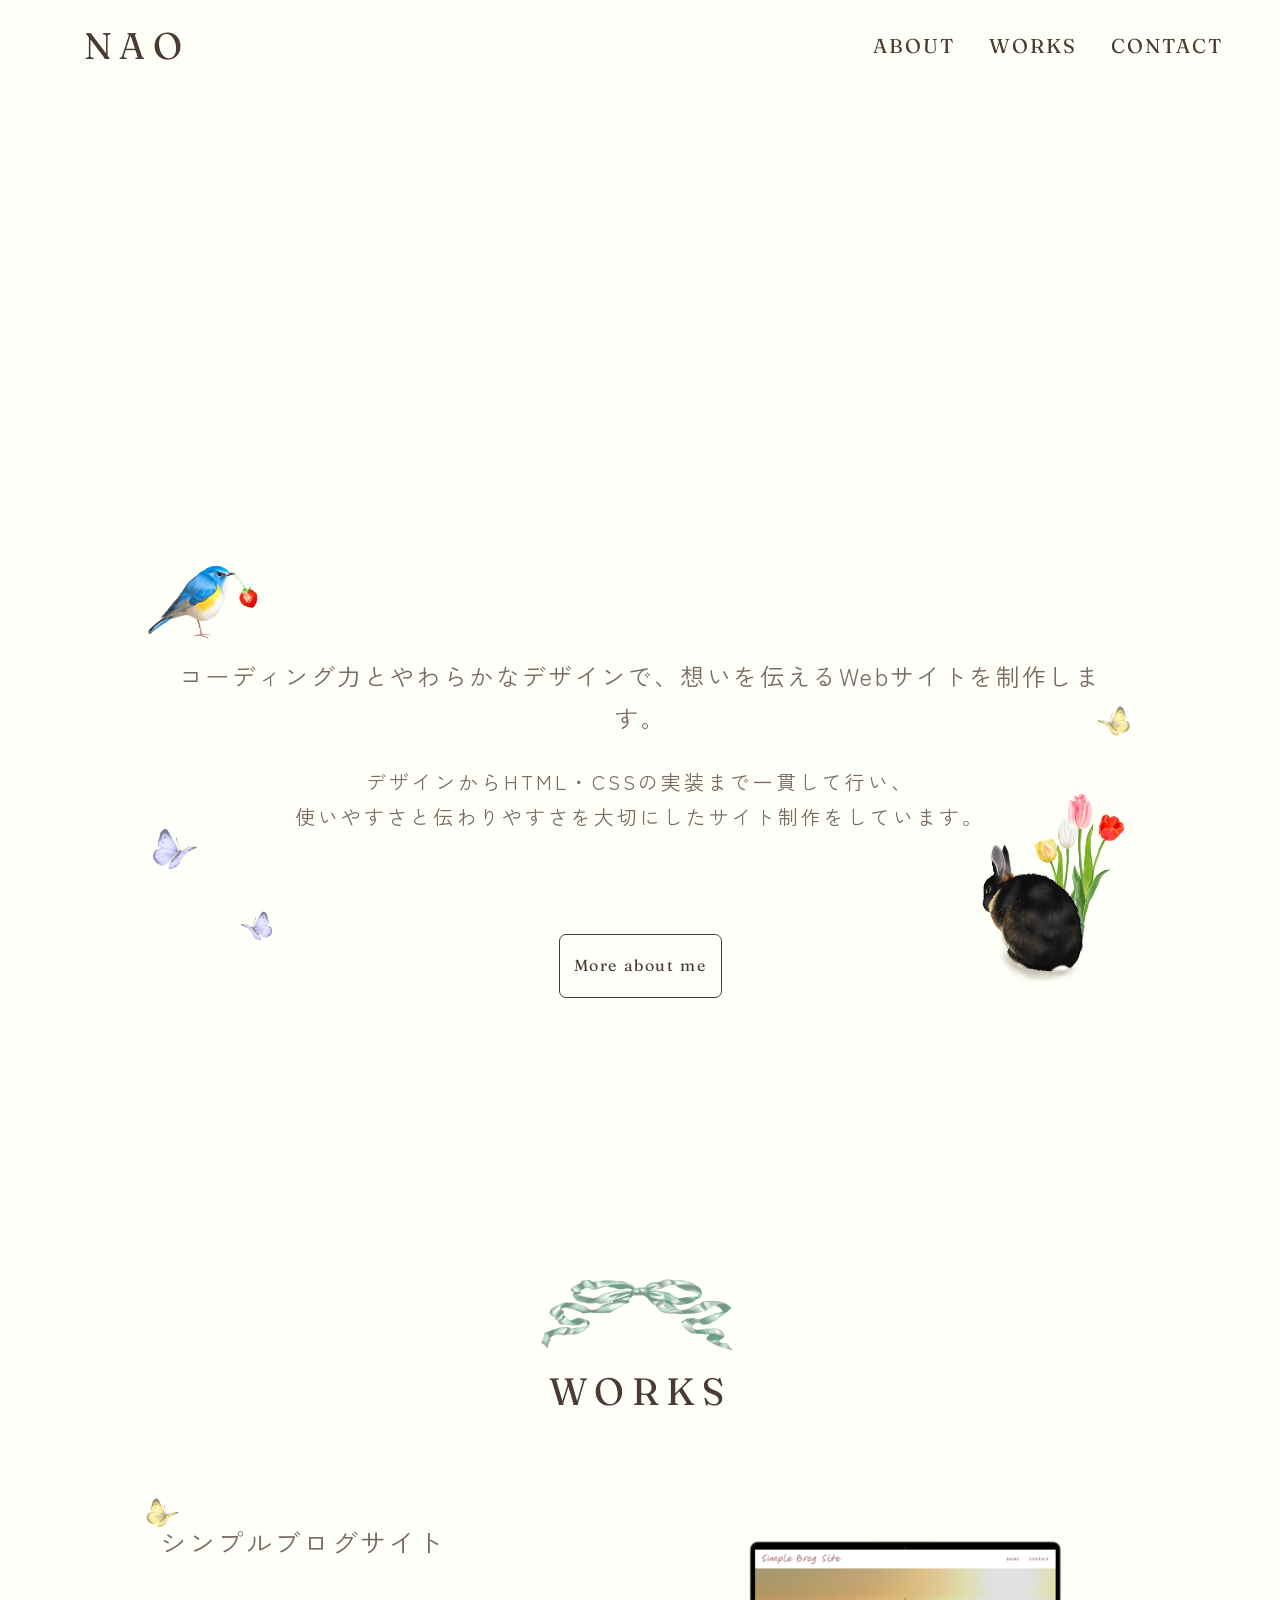
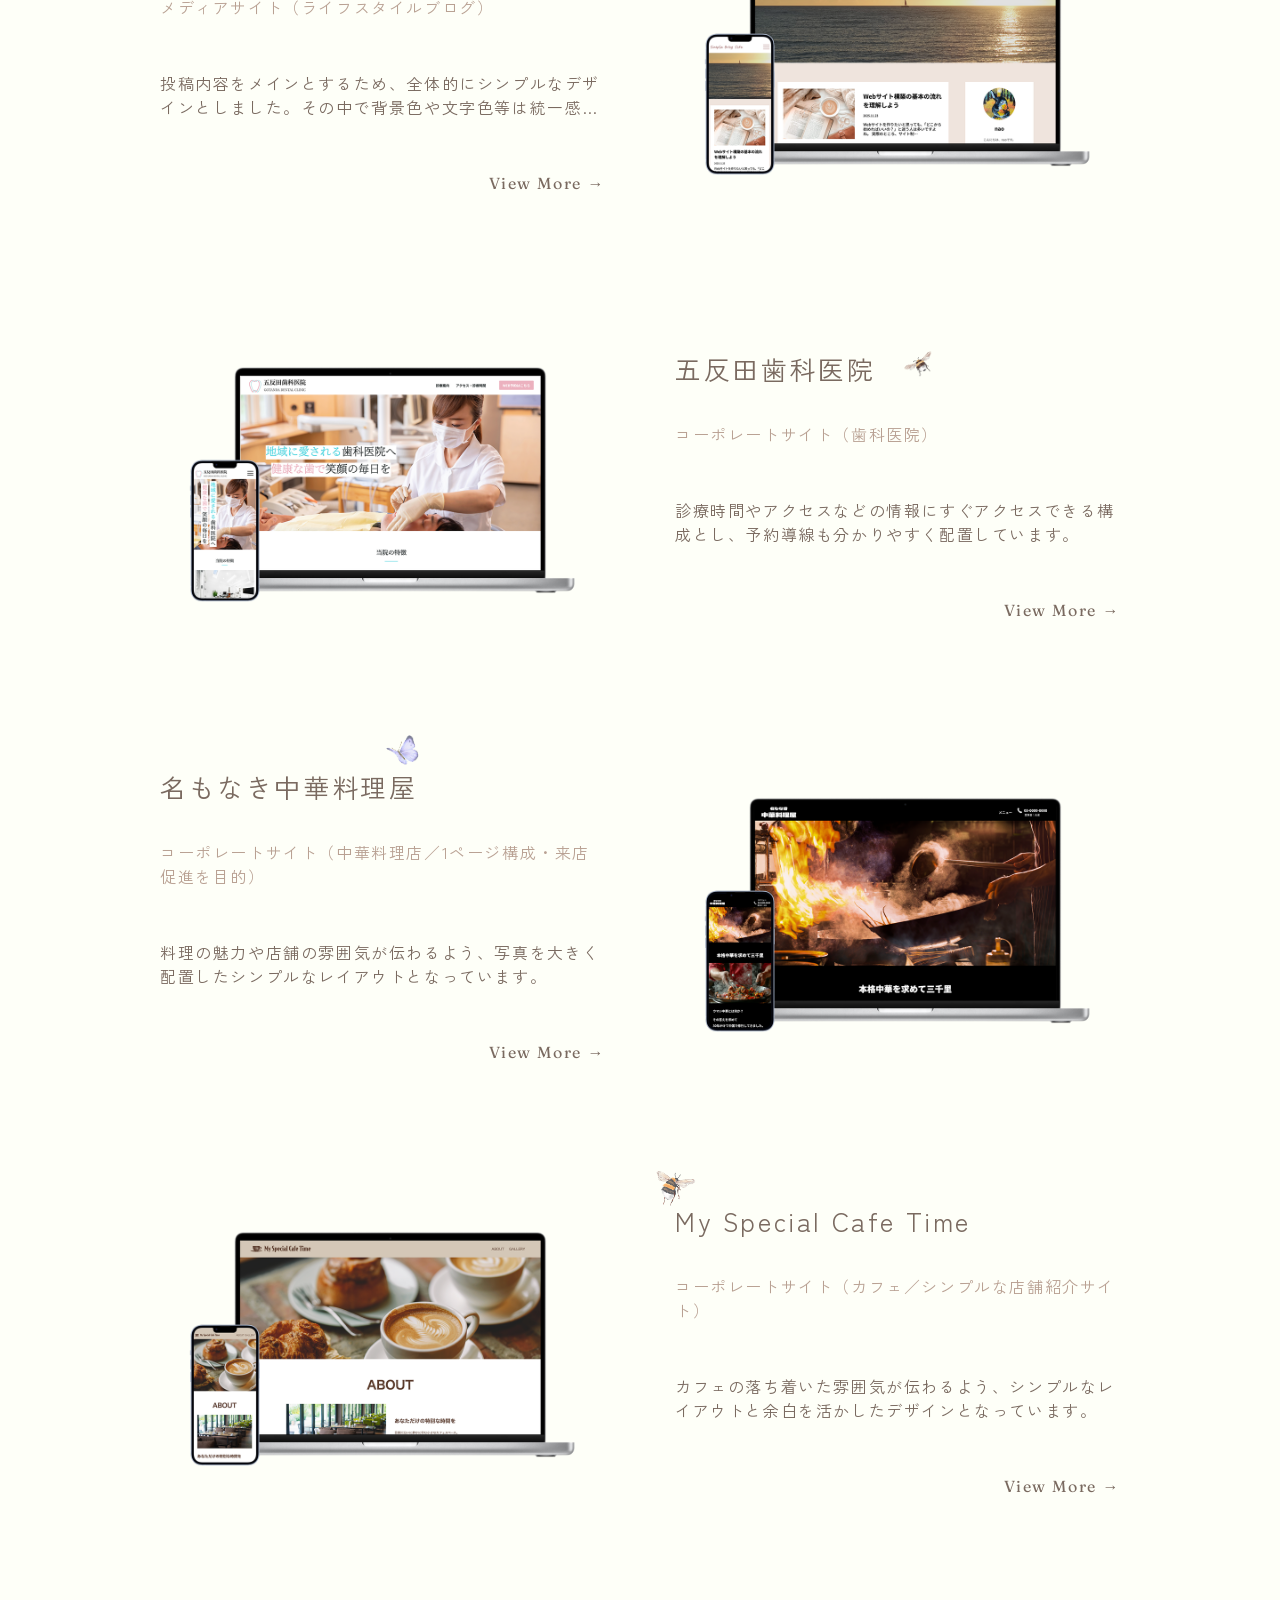
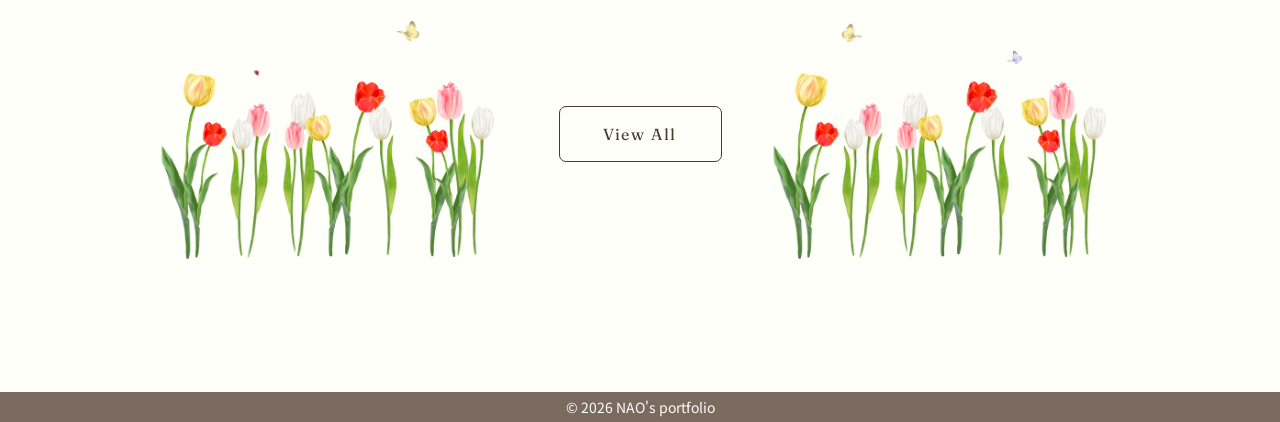
<file: index.html>
<!DOCTYPE html>
<html lang="ja">
<head>
    <meta charset="UTF-8">
    <meta name="viewport" content="width=device-width, initial-scale=1.0">
    <title>NAO's portfolio</title>
    <meta name="description" content="NAOのポートフォリオサイト。UIデザインからコーディングまで一貫して制作したWebサイトを掲載しています。">
    <meta property="og:title" content="NAO's portfolio">
    <meta property="og:description" content="シンプルで心地よいデザインと、丁寧なコーディングで作るWebサイト。">
    <meta property="og:image" content="https://nao523.github.io/nao-portfolio/img/OGP.png">
    <meta property="og:url" content="https://nao523.github.io/nao-portfolio/">
    <meta property="og:type" content="website">
    <meta property="og:site_name" content="NAO's portfolio">
    <meta name="twitter:card" content="summary_large_image">
    <link rel="icon" href="img/favicon.ico">
    <link rel="icon" href="img/favicon.png" type="image/png">
    <link rel="stylesheet" href="css/reset.css" />
    <link rel="stylesheet" href="css/style.css">
    <link rel="preconnect" href="https://fonts.googleapis.com">
    <link rel="preconnect" href="https://fonts.gstatic.com" crossorigin>
    <link href="https://fonts.googleapis.com/css2?family=Fraunces:ital,opsz,wght@0,9..144,100..900;1,9..144,100..900&family=Zen+Kaku+Gothic+New&family=Noto+Sans+JP:wght@100..900&display=swap" rel="stylesheet">
</head>
<body>
  <div id="loading">
    <figure class="loading_figure">
      <video 
        src="video/loading.mp4"
        autoplay
        muted
        playsinline
        loop
        preload="metadata"
      ></video>
    </figure>
  </div>
  <header>
    <div class="header">
      <div class="header_logo">
        <a href="./">NAO</a>
      </div>
      <button type="button" class="hamburger" aria-controls="global-nav" aria-expanded="false" aria-label="メニューを開く">
        <span class="visually-hidden">メニューを開く</span>
        <span class="line line1"></span>
        <span class="line line2"></span>
        <span class="line line3"></span>
      </button>
      <nav class="header_nav" id="global-nav">
        <div class="nav_images">
          <img src="img/nav1.png" alt="ネモフィラとミツバチ" class="nav_image nav_image1">
          <img src="img/nav2.png" alt="ネモフィラとルリビタキ" class="nav_image nav_image2">
        </div>
        <ul class="header_nav_list">
          <li class="header_nav_item"><a href="about/index.html">ABOUT</a></li>
          <li class="header_nav_item"><a href="works/index.html">WORKS</a></li>
          <li class="header_nav_item"><a href="contact/index.html">CONTACT</a></li>
        </ul>
      </nav>
    </div>
  </header>
  <main>
    <section class="main_visual">
      <h1 class="mv_text">Welcome to My Portfolio</h1>
      <figure class="main_visual_figure">
        <video id="mv" muted playsinline>
          <source src="video/mv.mp4" type="video/mp4">
        </video>
      </figure>
    </section>
    <section class="about_site">
      <h2 class="visually-hidden">
        about this site
      </h2>
      <div class="about_site_images">
        <img src="img/about_site1.png" alt="いちごを咥えたルリビタキ" class="about_site_image about_site_image1 fade-in">
        <img src="img/about_site2.png" alt="蝶" class="about_site_image about_site_image2 fade-in">
        <img src="img/about_site3.png" alt="蝶" class="about_site_image about_site_image3 fade-in">
        <img src="img/about_site4.png" alt="チューリップと黒いうさぎ" class="about_site_image about_site_image4 fade-in">
      </div>
      <p class="about_site_title fade-in">コーディング力とやわらかなデザインで、想いを伝えるWebサイトを制作します。</p>
      <p class="about_site_text fade-in">
        デザインからHTML・CSSの実装まで一貫して行い、<br>
        使いやすさと伝わりやすさを大切にしたサイト制作をしています。
      </p>
      <a href="about/index.html" class="btn">More about me</a>
    </section>
    <section class="works">
      <h2 class="heading">WORKS</h2>
      <div class="works_list">
        <a href="works/simple-blog-site/index.html">
          <div class="work_item_wrapper">
            <div class="work_item">
              <h3 class="works_item_title title1">シンプルブログサイト</h3>
              <p class="works_item_type">メディアサイト（ライフスタイルブログ）</p>
              <p class="works_item_description">投稿内容をメインとするため、全体的にシンプルなデザインとしました。その中で背景色や文字色等は統一感を持たせるために設定しています。</p>
              <p class="work_item_link">View More →</p>
            </div>
            <figure class="works_item_image">
              <img src="img/work_item1.png" alt="シンプルなブログサイトのトップページデザイン">
            </figure>
          </div>
        </a>
        <a href="works/gotanda-dental-clinic/index.html">
          <div class="work_item_wrapper">
            <div class="work_item">
              <h3 class="works_item_title title2">五反田歯科医院</h3>
              <p class="works_item_type">コーポレートサイト（歯科医院）</p>
              <p class="works_item_description">診療時間やアクセスなどの情報にすぐアクセスできる構成とし、予約導線も分かりやすく配置しています。</p>
              <p class="work_item_link">View More →</p>
            </div>
            <figure class="works_item_image">
              <img src="img/work_item2.png" alt="五反田歯科医院のトップページデザイン">
            </figure>
          </div>
        </a>
        <a href="works/nameless-chinese-restaurant/index.html">
          <div class="work_item_wrapper">
            <div class="work_item">
              <h3 class="works_item_title title3">名もなき中華料理屋</h3>
              <p class="works_item_type">コーポレートサイト（中華料理店／1ページ構成・来店促進を目的）</p>
              <p class="works_item_description">料理の魅力や店舗の雰囲気が伝わるよう、写真を大きく配置したシンプルなレイアウトとなっています。</p>
              <p class="work_item_link">View More →</p>
            </div>
            <figure class="works_item_image">
              <img src="img/work_item3.png" alt="名もなき中華料理屋のトップページデザイン">
            </figure>
          </div>
        </a>
        <a href="works/my-special-cafe-time/index.html">
          <div class="work_item_wrapper">
            <div class="work_item">
              <h3 class="works_item_title title4">My Special Cafe Time</h3>
              <p class="works_item_type">コーポレートサイト（カフェ／シンプルな店舗紹介サイト）</p>
              <p class="works_item_description">カフェの落ち着いた雰囲気が伝わるよう、シンプルなレイアウトと余白を活かしたデザインとなっています。</p>
              <p class="work_item_link">View More →</p>
            </div>
            <figure class="works_item_image">
              <img src="img/work_item4.png" alt="My Special Cafe Timeのトップページデザイン">
            </figure>
          </div>
        </a>
      </div>
      <a href="works/index.html" class="btn btn--with-icon">
        <span class="btn_inner">View All</span>
      </a>
    </section>
  </main>
  <a href="#" class="to_top">
    <img src="img/top.png" alt="TOPへ戻る">
  </a>
  <footer class="footer">
    <p class="footer_text">© 2026 NAO's portfolio</p>
  </footer>
  <script src="js/main.js" defer></script>
</body>
</html>
</file>
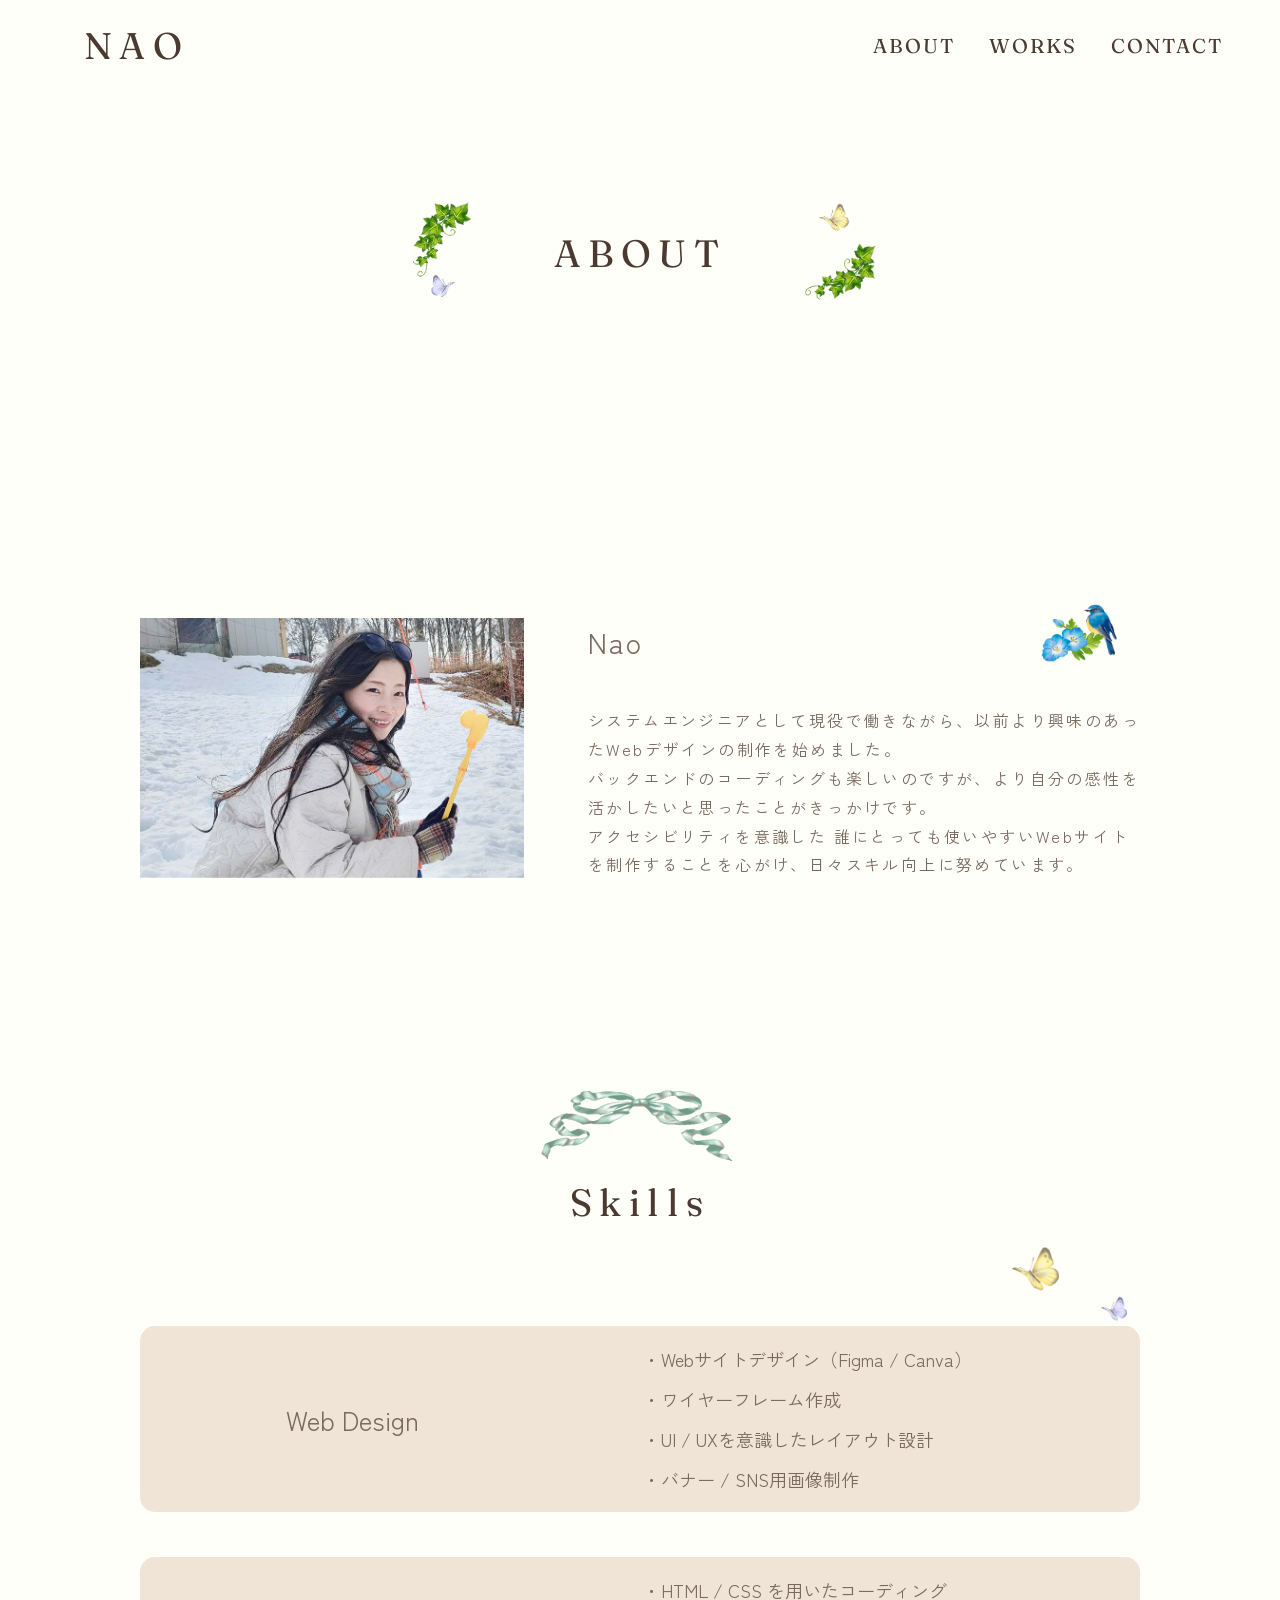
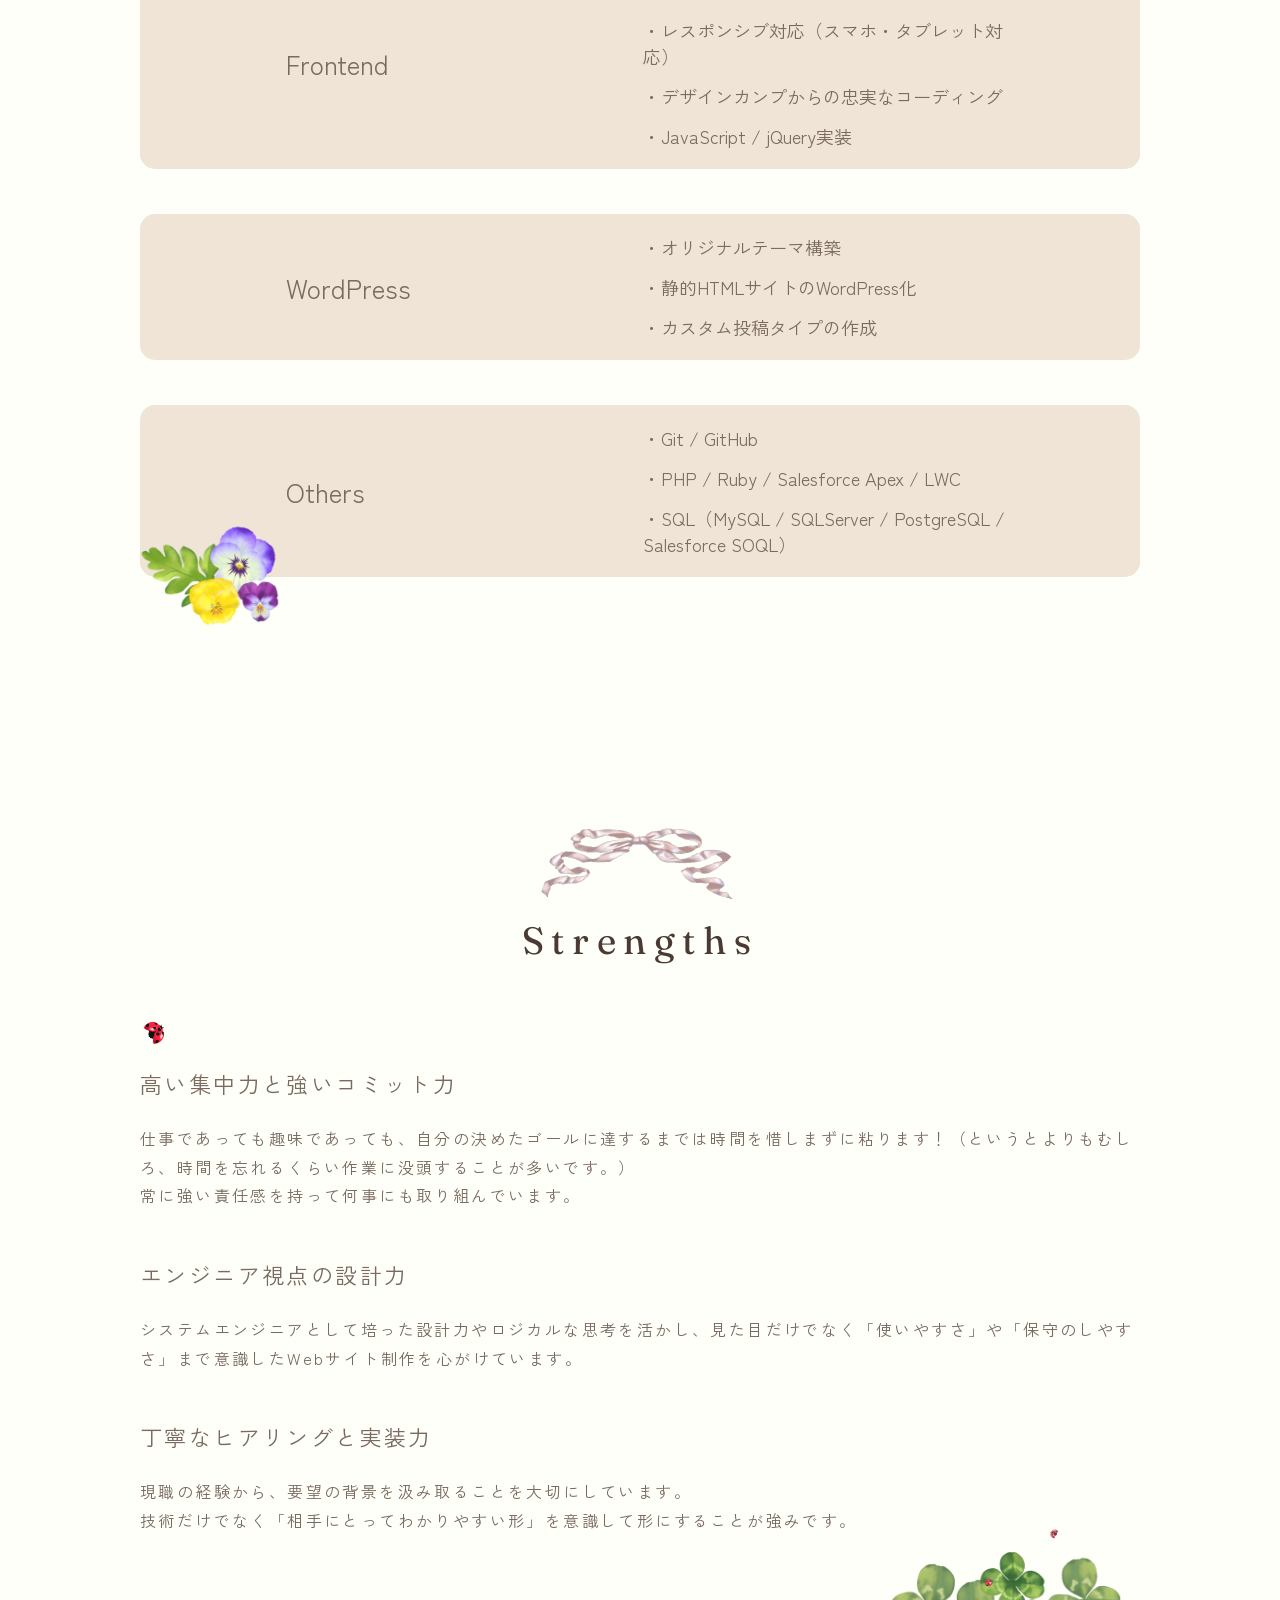
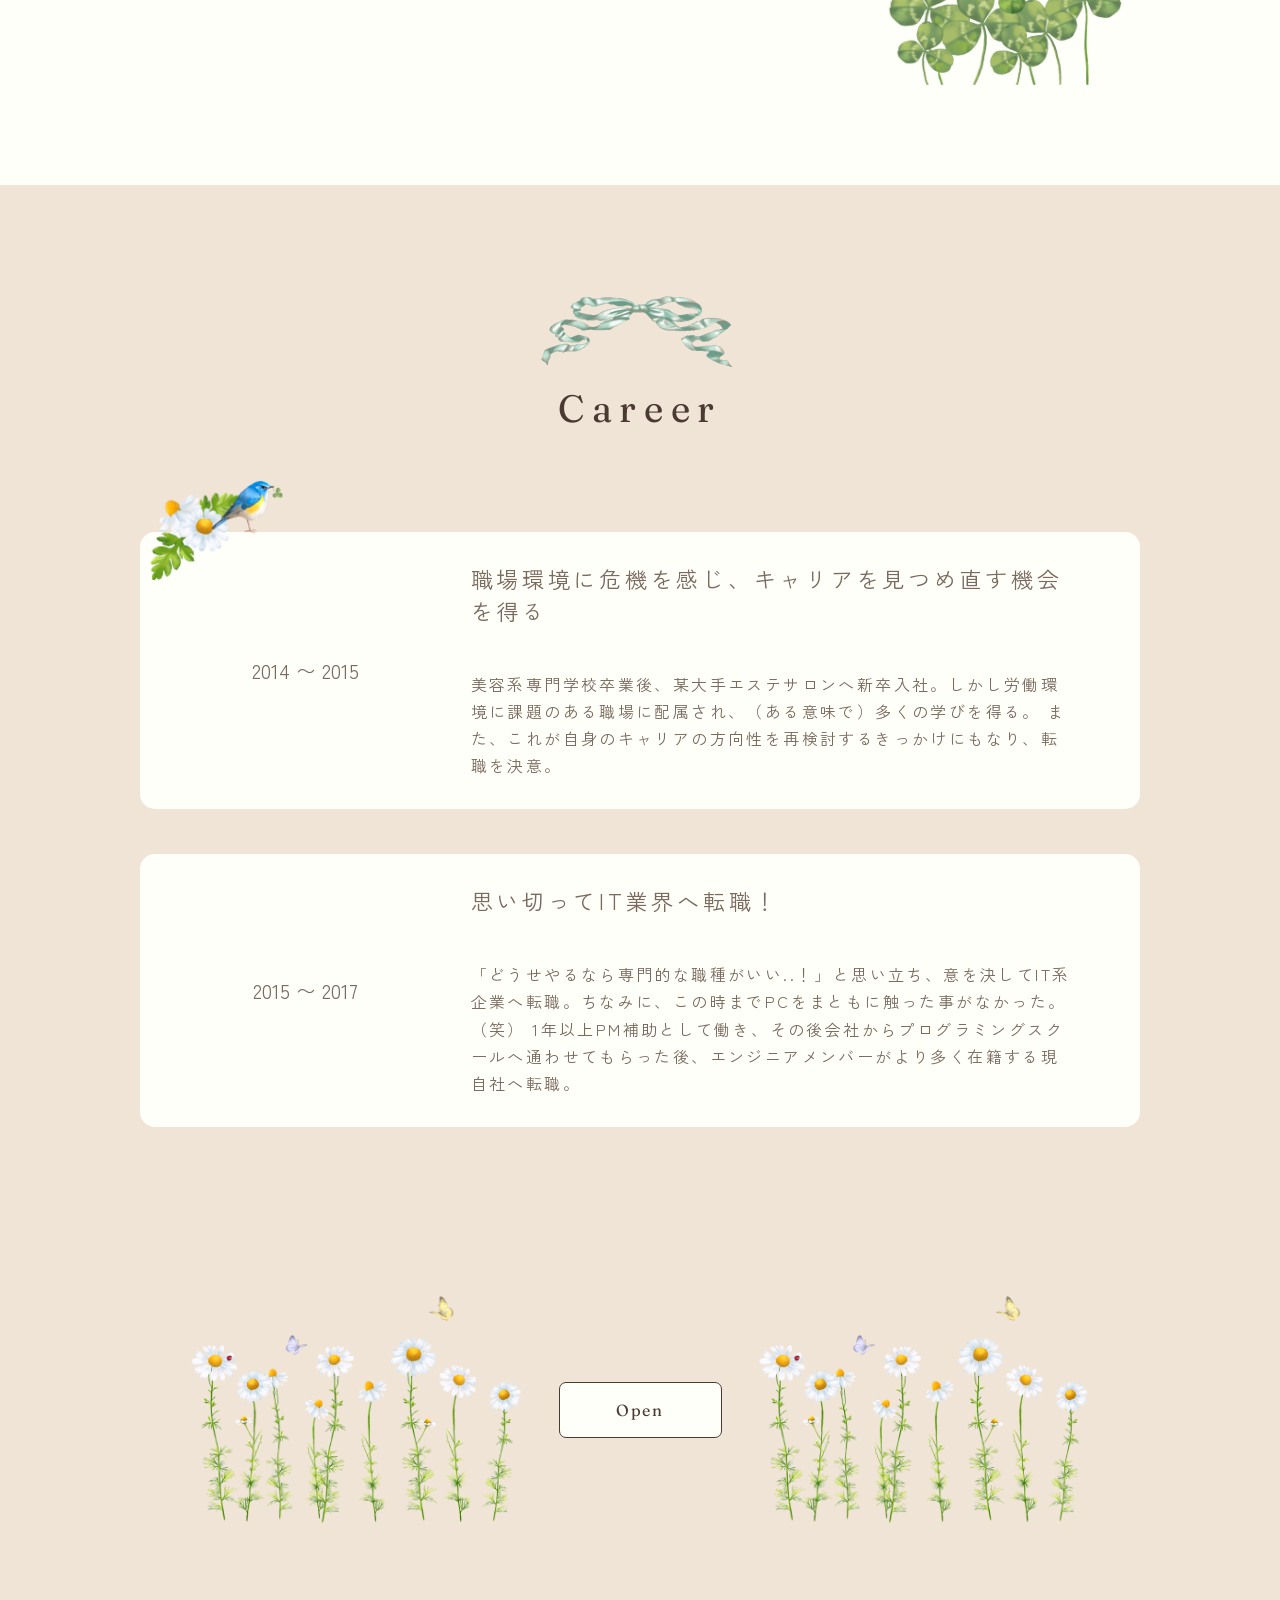
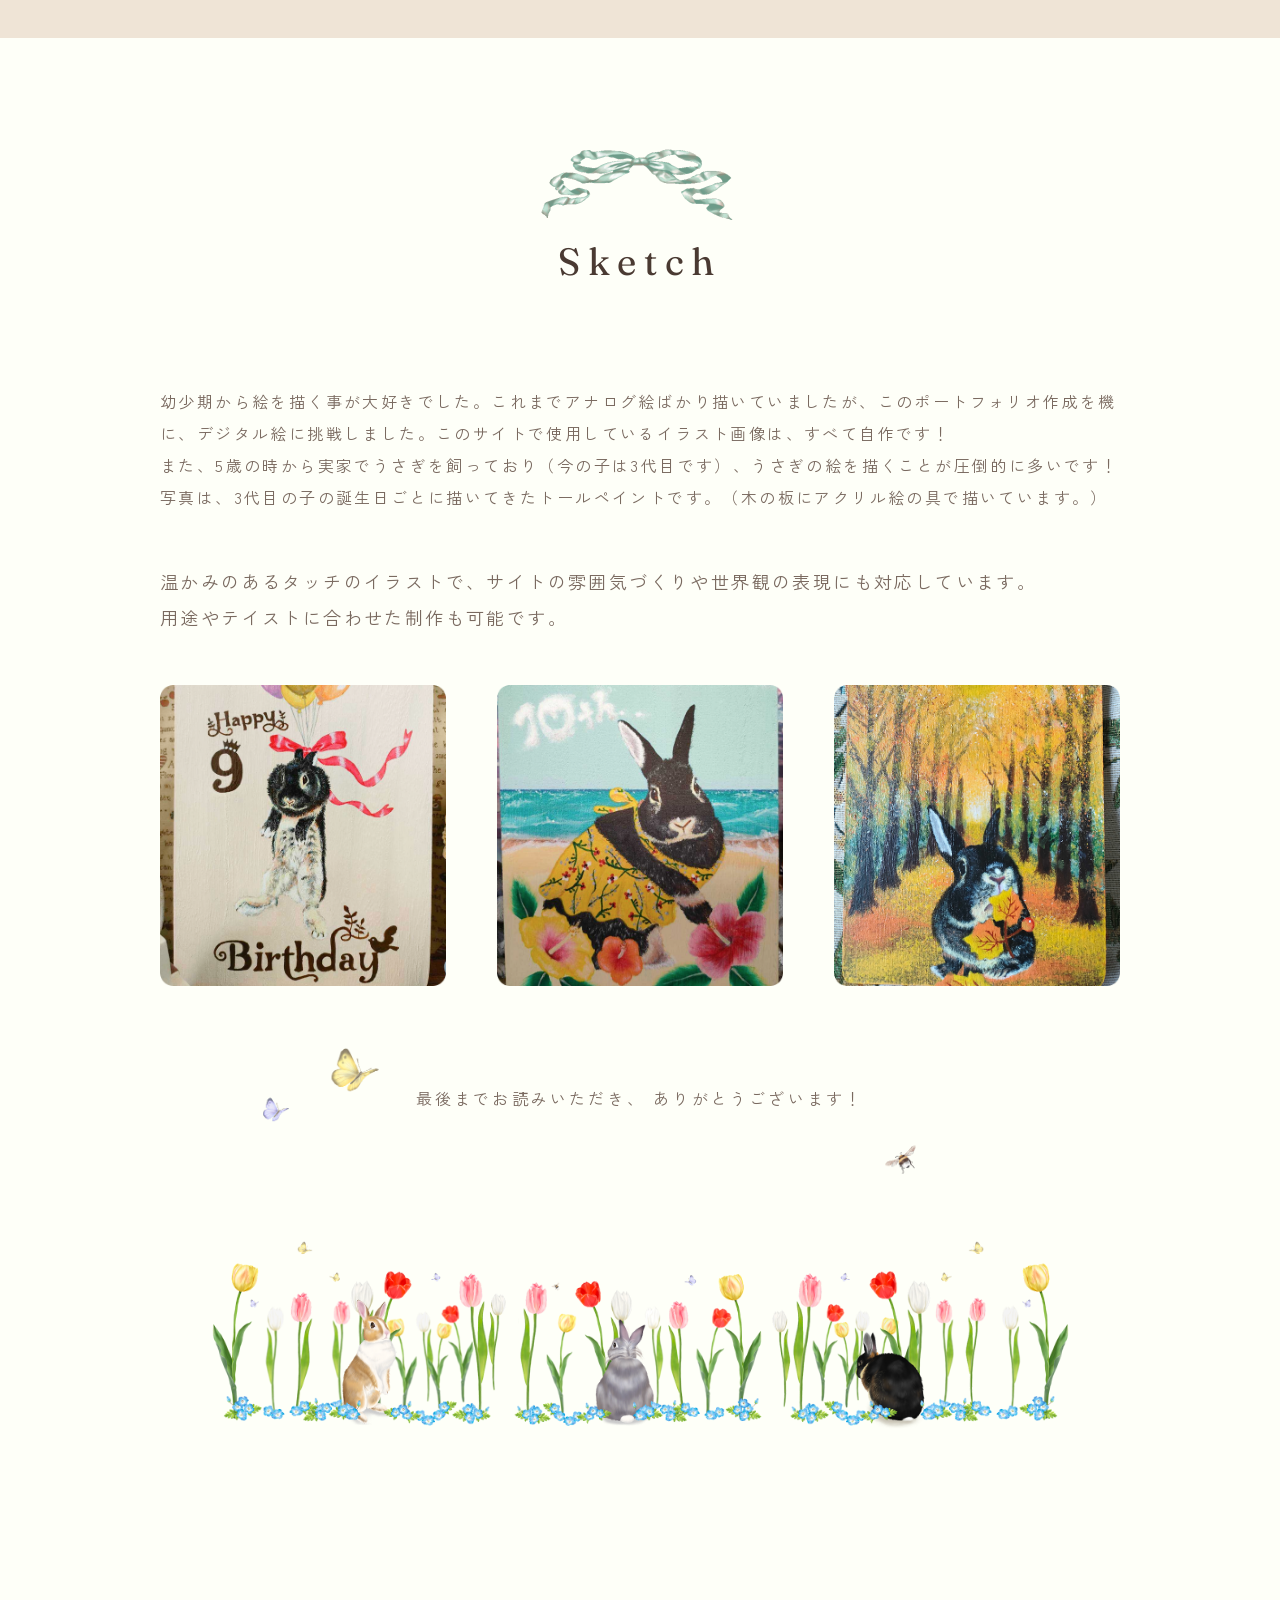
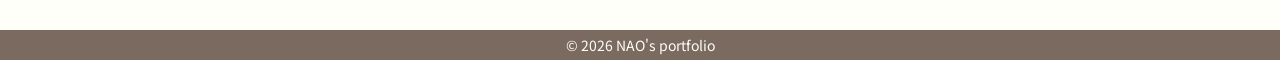
<file: about/index.html>
<!DOCTYPE html>
<html lang="ja">
<head>
  <meta charset="UTF-8">
  <meta name="viewport" content="width=device-width, initial-scale=1.0">
  <title>私について | NAO's portfolio</title>
  <meta name="description" content="Webデザインとコーディングを中心に、ポートフォリオ制作を行っています。好きなことや大切にしていること、制作への想いをまとめた ABOUT ページです。">
  <meta property="og:title" content="私について | NAO's portfolio">
  <meta property="og:description" content="Webデザインとコーディングを中心に制作したポートフォリオサイトの ABOUT ページ。好きなことや制作への想いを紹介しています。">
  <meta property="og:image" content="https://nao523.github.io/nao-portfolio/img/OGP.png">
  <meta property="og:url" content="https://nao523.github.io/nao-portfolio/">
  <meta property="og:type" content="website">
  <meta property="og:site_name" content="私について | NAO's portfolio">
  <meta name="twitter:card" content="summary_large_image">
  <link rel="icon" href="../img/favicon.ico">
  <link rel="icon" href="../img/favicon.png" type="image/png">
  <link rel="stylesheet" href="../css/reset.css" />
  <link rel="stylesheet" href="../css/style.css">
  <link rel="preconnect" href="https://fonts.googleapis.com">
  <link rel="preconnect" href="https://fonts.gstatic.com" crossorigin>
  <link href="https://fonts.googleapis.com/css2?family=Fraunces:ital,opsz,wght@0,9..144,100..900;1,9..144,100..900&family=Zen+Kaku+Gothic+New&family=Noto+Sans+JP:wght@100..900&display=swap" rel="stylesheet">
</head>
<body>
  <header>
    <div class="header">
      <div class="header_logo">
        <a href="../index.html">NAO</a>
      </div>
      <button type="button" class="hamburger" aria-controls="global-nav" aria-expanded="false" aria-label="メニューを開く">
        <span class="visually-hidden">メニューを開く</span>
        <span class="line line1"></span>
        <span class="line line2"></span>
        <span class="line line3"></span>
      </button>
      <nav class="header_nav" id="global-nav">
        <div class="nav_images">
          <img src="../img/nav1.png" alt="ネモフィラとミツバチ" class="nav_image nav_image1">
          <img src="../img/nav2.png" alt="ネモフィラとルリビタキ" class="nav_image nav_image2">
        </div>
        <ul class="header_nav_list">
          <li class="header_nav_item"><a href="./">ABOUT</a></li>
          <li class="header_nav_item"><a href="../works/index.html">WORKS</a></li>
          <li class="header_nav_item"><a href="../contact/index.html">CONTACT</a></li>
        </ul>
      </nav>
    </div>
  </header>
  <main>
    <section class="about">
      <h1 class="page_title">ABOUT</h1>
    </section>
    <section class="self_introduction">
      <h2 class="visually-hidden">self_introduction</h2>
      <div class="self_introduction_wrapper">
        <figure class="self_introduction_image">
          <img src="../img/self_introduction_image.png" alt="自己紹介画像">
        </figure>
        <div class="self_introduction_text_wrapper">
          <p class="self_introduction_title">Nao</p>
          <p class="self_introduction_text">
            システムエンジニアとして現役で働きながら、以前より興味のあったWebデザインの制作を始めました。<br>
            バックエンドのコーディングも楽しいのですが、より自分の感性を活かしたいと思ったことがきっかけです。<br>
            アクセシビリティを意識した 誰にとっても使いやすいWebサイトを制作することを心がけ、日々スキル向上に努めています。
          </p>
        </div>
      </div>
    </section>
    <section class="skills">
      <h2 class="heading">Skills</h2>
      <div class="skill_card_wrapper">
        <div class="skill_card">
          <div class="skill_wrapper">
            <p class="skill_title">
              Web Design
            </p>
            <div class="skill_text">
              <p>・Webサイトデザイン（Figma / Canva）</p>
              <p>・ワイヤーフレーム作成</p>
              <p>・UI / UXを意識したレイアウト設計</p>
              <p>・バナー / SNS用画像制作</p>
            </div>
          </div>
        </div>
        <div class="skill_card">
          <div class="skill_wrapper">
            <p class="skill_title">
              Frontend
            </p>
            <div class="skill_text">
              <p>・HTML / CSS を用いたコーディング</p>
              <p>・レスポンシブ対応（スマホ・タブレット対応）</p>
              <p>・デザインカンプからの忠実なコーディング</p>
              <p>・JavaScript / jQuery実装</p>
            </div>
          </div>
        </div>
        <div class="skill_card">
          <div class="skill_wrapper">
            <p class="skill_title">
              WordPress
            </p>
            <div class="skill_text">
              <p>・オリジナルテーマ構築</p>
              <p>・静的HTMLサイトのWordPress化</p>
              <p>・カスタム投稿タイプの作成</p>
            </div>
          </div>
        </div>
        <div class="skill_card">
          <div class="skill_wrapper">
            <p class="skill_title">
              Others
            </p>
            <div class="skill_text">
              <p>・Git / GitHub </p>
              <p>・PHP / Ruby / Salesforce Apex / LWC</p>
              <p>・SQL（MySQL / SQLServer / PostgreSQL / Salesforce SOQL）</p>
            </div>
          </div>
        </div>

      </div>
    </section>
    <section class="strengths">
      <h2 class="heading">Strengths</h2>
      <div class="strengths_wrapper">
        <div class="strengths_text_wrapper">
          <p class="strengths_title">高い集中力と強いコミット力</p>
          <p class="strengths_text">
            仕事であっても趣味であっても、自分の決めたゴールに達するまでは時間を惜しまずに粘ります！（というとよりもむしろ、時間を忘れるくらい作業に没頭することが多いです。）<br>
            常に強い責任感を持って何事にも取り組んでいます。
          </p>
        </div>
        <div class="strengths_text_wrapper">
          <p class="strengths_title">エンジニア視点の設計力</p>
          <p class="strengths_text">
            システムエンジニアとして培った設計力やロジカルな思考を活かし、見た目だけでなく「使いやすさ」や「保守のしやすさ」まで意識したWebサイト制作を心がけています。
          </p>
        </div>
        <div class="strengths_text_wrapper">
          <p class="strengths_title">丁寧なヒアリングと実装力</p>
          <p class="strengths_text">
            現職の経験から、要望の背景を汲み取ることを大切にしています。<br>
            技術だけでなく「相手にとってわかりやすい形」を意識して形にすることが強みです。
          </p>
        </div>
      </div>
    </section>
    <section class="career">
      <h2 class="heading">Career</h2>
      <div class="career_inner">
        <div class="career_wrapper">
          <div class="career_card">
            <div class="career_text_wrapper">
              <p class="career_year">2014 〜 2015</p>
              <div class="career_text_detail_wrapper">
                <p class="career_title">
                  職場環境に危機を感じ、キャリアを見つめ直す機会を得る
                </p>
                <p class="career_text">
                  美容系専門学校卒業後、某大手エステサロンへ新卒入社。しかし労働環境に課題のある職場に配属され、（ある意味で）多くの学びを得る。
                  また、これが自身のキャリアの方向性を再検討するきっかけにもなり、転職を決意。
                </p>
              </div>
            </div>
          </div>
          <div class="career_card">
            <div class="career_text_wrapper">
              <p class="career_year">2015 〜 2017</p>
              <div class="career_text_detail_wrapper">
                <p class="career_title">
                  思い切ってIT業界へ転職！
                </p>
                <p class="career_text">
                  「どうせやるなら専門的な職種がいい..！」と思い立ち、意を決してIT系企業へ転職。ちなみに、この時までPCをまともに触った事がなかった。（笑）
                  1年以上PM補助として働き、その後会社からプログラミングスクールへ通わせてもらった後、エンジニアメンバーがより多く在籍する現自社へ転職。
                </p>
              </div>
            </div>
          </div>
          <div class="career_open_close" id="career_open_close">
            <div class="career_card">
              <div class="career_text_wrapper">
                <p class="career_year">2017 〜 2020</p>
                <div class="career_text_detail_wrapper">
                  <p class="career_title">
                    現自社へ転職し、数々の常駐先でシステム開発を行う
                  </p>
                  <p class="career_text">
                    再びSIとして、主にPHPを扱う現場へ赴き、色々な種類のシステム開発を行う。（医療機関情報管理システム、大学出願システム、原子力データ検索システム などなど）
                    この期間の中盤あたりから、「もしかしてこの業界向いてるかも...？」と思い始める。
                  </p>
                </div>
              </div>
            </div>
            <div class="career_card">
              <div class="career_text_wrapper">
                <p class="career_year">2020.2</p>
                <div class="career_text_detail_wrapper">
                  <p class="career_title">
                    パンデミックの影響により、リモートワークとなる
                  </p>
                  <p class="career_text">
                    参画したての常駐先の職場がリモートワークに切り替わり、7年間の電車通勤から解放され、私生活が大いに充実し始める。
                    現職種が出社せずとも在宅で可能であることに気づき、過去の自分の大胆な選択に感謝する。（笑）
                  </p>
                </div>
              </div>
            </div>
            <div class="career_card">
              <div class="career_text_wrapper">
                <p class="career_year">2021.4〜</p>
                <div class="career_text_detail_wrapper">
                  <p class="career_title">
                    RubyやApexに触れ、動的型付け言語に苦戦する
                  </p>
                  <p class="career_text">
                    常駐先内でチーム移動があり、これまで触れなかったRubyやSalesforce Apexに触れる。
                    PHP時代では意識してこなかった「型」に苦しみながらも多数のカスタムシステムの作成/修正を行う。Salesforce Lwc で html/js/cssに触れる。
                  </p>
                </div>
              </div>
            </div>
            <div class="career_card">
              <div class="career_text_wrapper">
                <p class="career_year">2025.5</p>
                <div class="career_text_detail_wrapper">
                  <p class="career_title">
                    Webデザイン制作を学び始める
                  </p>
                  <p class="career_text">
                    「せっかくならもっと自分の感性を活かした事がしたい..！」とふと思い立ち、マンツーマンでWebデザインを学べるスクールへ入学。
                    コース期間を無駄にするまいと、週4,5日の隙間時間や業後に2〜3時間の作業を7ヶ月ほど継続。ChatGPTと大親友になる。
                  </p>
                </div>
              </div>
            </div>
            <div class="career_card">
              <div class="career_text_wrapper">
                <p class="career_year">2025.12〜</p>
                <div class="career_text_detail_wrapper">
                  <p class="career_title">
                    本業と並行して、Webデザインの制作活動を始める
                  </p>
                  <p class="career_text">
                    ご縁があり、ご紹介いただいた会社と業務委託契約を結び、現在は制作案件へ参画しながら知見を溜めつつスキル向上に勤しむ。
                  </p>
                </div>
              </div>
            </div>
          </div>
          <button
            class="btn btn--about"
            aria-expanded="false"
            aria-controls="career_open_close"
            >
            <span class="btn_inner_about">
              Open
            </span>
          </button>
        </div>
      </div>
    </section>
    <section class="sketch">
      <h2 class="heading">Sketch</h2>
      <div class="sketch_wrapper">
        <p class="sketch_text_introduction">
          幼少期から絵を描く事が大好きでした。これまでアナログ絵ばかり描いていましたが、このポートフォリオ作成を機に、デジタル絵に挑戦しました。このサイトで使用しているイラスト画像は、すべて自作です！<br>
          また、5歳の時から実家でうさぎを飼っており（今の子は3代目です）、うさぎの絵を描くことが圧倒的に多いです！
          写真は、3代目の子の誕生日ごとに描いてきたトールペイントです。（木の板にアクリル絵の具で描いています。）
        </p>
        <p class="sketch_text">
          温かみのあるタッチのイラストで、サイトの雰囲気づくりや世界観の表現にも対応しています。<br>
          用途やテイストに合わせた制作も可能です。
        </p>
        <figure class="sketch_illustration">
          <img src="../img/sketch1.png" alt="トールペイントのイラスト(実家のうさぎ9歳の誕生日祝い)">
          <img src="../img/sketch2.png" alt="トールペイントのイラスト(夏をテーマにした実家のうさぎ)">
          <img src="../img/sketch3.png" alt="トールペイントのイラスト(秋をテーマにした実家のうさぎ)">
        </figure>
      </div>
      <p class="sketch_text_closing">最後までお読みいただき、<br class="sp_only"> ありがとうございます！</p>
      <span class="about_deco"></span>
    </section>
  </main>
  <a href="#" class="to_top">
    <img src="../img/top.png" alt="TOPへ戻る">
  </a>
  <footer class="footer">
    <p class="footer_text">© 2026 NAO's portfolio</p>
  </footer>
  <script src="../js/main.js" defer></script>
</body>
</html>
</file>
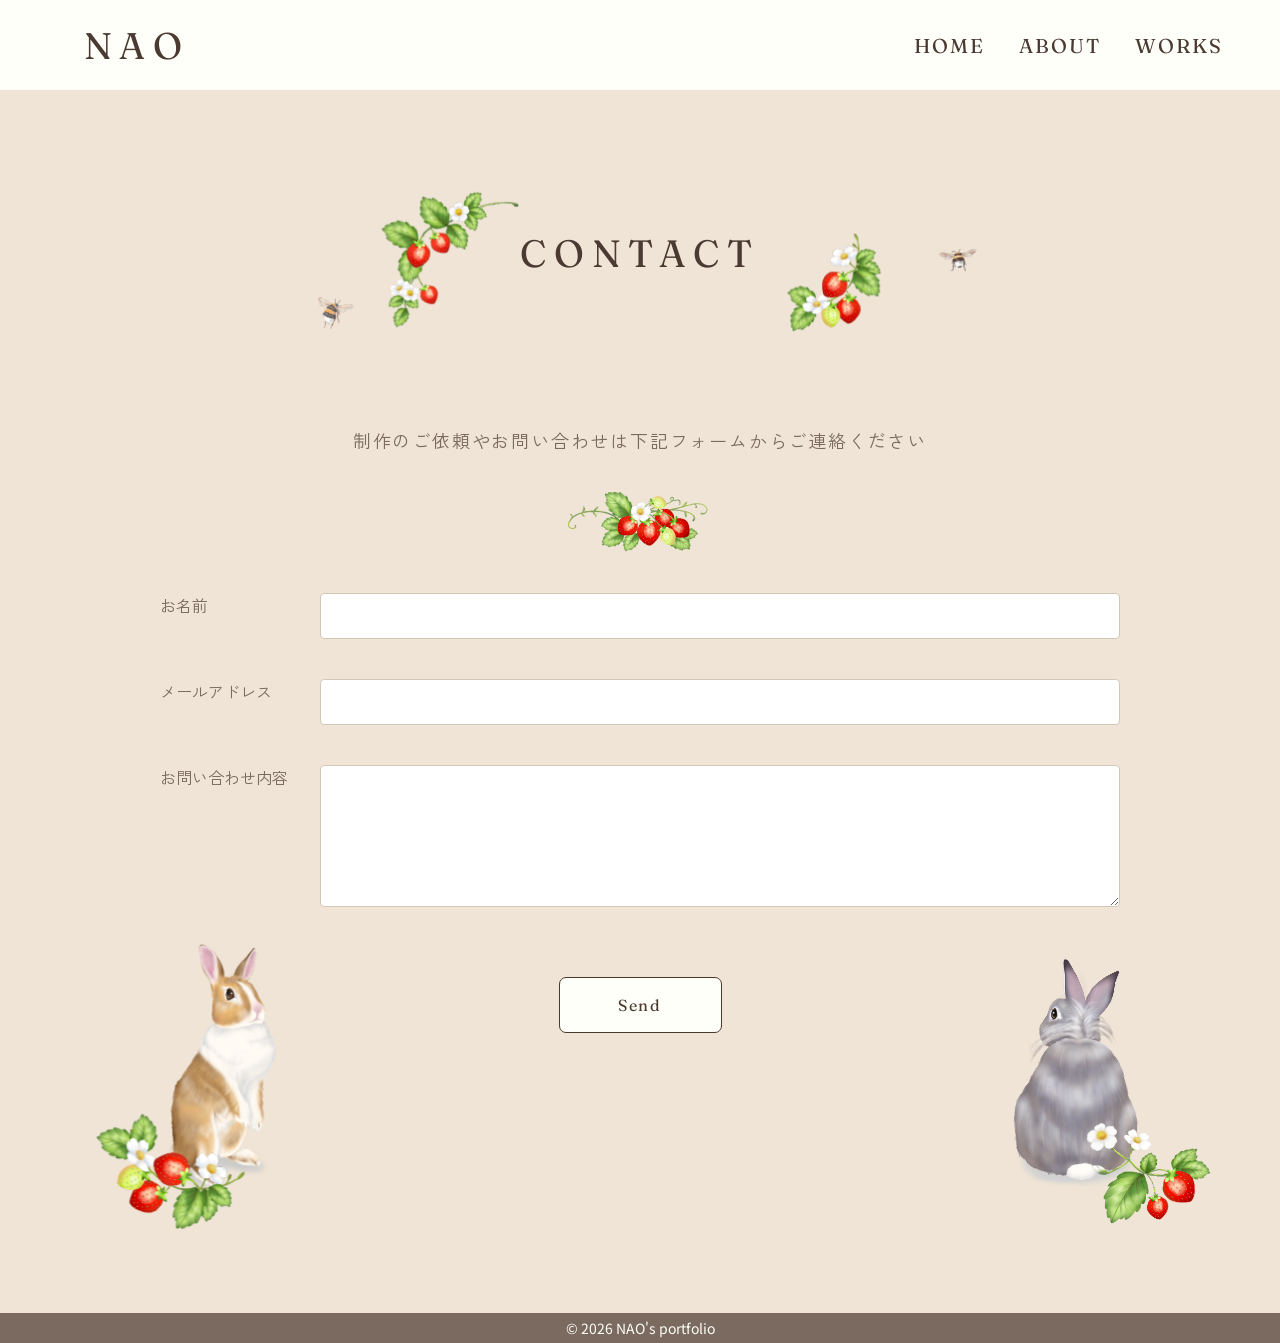
<file: contact/index.html>
<!DOCTYPE html>
<html lang="ja">
<head>
  <meta charset="UTF-8">
  <meta name="viewport" content="width=device-width, initial-scale=1.0">
  <title>お問い合わせ | NAO's portfolio</title>
  <meta name="description" content="Webデザイン・コーディング制作のご相談を承っております。お気軽にご連絡ください。">
  <meta property="og:title" content="お問い合わせ | NAO's portfolio">
  <meta property="og:description" content="Webデザイン・コーディング制作のご相談を承っております。お気軽にご連絡ください。">
  <meta property="og:image" content="https://nao523.github.io/nao-portfolio/img/OGP.png">
  <meta property="og:url" content="https://nao523.github.io/nao-portfolio/">
  <meta property="og:type" content="website">
  <meta property="og:site_name" content="お問い合わせ | NAO's portfolio">
  <meta name="twitter:card" content="summary_large_image">
  <link rel="icon" href="../img/favicon.ico">
  <link rel="icon" href="../img/favicon.png" type="image/png">
  <link rel="stylesheet" href="../css/reset.css" />
  <link rel="stylesheet" href="../css/style.css">
  <link rel="preconnect" href="https://fonts.googleapis.com">
  <link rel="preconnect" href="https://fonts.gstatic.com" crossorigin>
  <link href="https://fonts.googleapis.com/css2?family=Fraunces:ital,opsz,wght@0,9..144,100..900;1,9..144,100..900&family=Zen+Kaku+Gothic+New&family=Noto+Sans+JP:wght@100..900&display=swap" rel="stylesheet">
</head>
<body>
  <header>
    <div class="header">
      <div class="header_logo">
        <a href="../index.html">NAO</a>
      </div>
      <button type="button" class="hamburger" aria-controls="global-nav" aria-expanded="false" aria-label="メニューを開く">
        <span class="visually-hidden">メニューを開く</span>
        <span class="line line1"></span>
        <span class="line line2"></span>
        <span class="line line3"></span>
      </button>
      <nav class="header_nav" id="global-nav">
        <div class="nav_images">
          <img src="../img/nav1.png" alt="ネモフィラとミツバチ" class="nav_image nav_image1">
          <img src="../img/nav2.png" alt="ネモフィラとルリビタキ" class="nav_image nav_image2">
        </div>
        <ul class="header_nav_list">
          <li class="header_nav_item"><a href="../index.html">HOME</a></li>
          <li class="header_nav_item"><a href="../about/index.html">ABOUT</a></li>
          <li class="header_nav_item"><a href="../works/index.html">WORKS</a></li>
        </ul>
      </nav>
    </div>
  </header>
  <main>
    <section class="contact">
      <h1 class="heading heading--contact">CONTACT</h1>
      <!-- Netlify Forms用。ローカルでは/thanks/に遷移しないため要注意 -->
      <form 
        class="contact_form" 
        name="contact"
        method="post"
        data-netlify="true"
        action="/thanks/"
      >
      <input type="hidden" name="form-name" value="contact">
      <div class="contact_form_wrapper">
        <p class="contact_text">制作のご依頼やお問い合わせは<br>下記フォームからご連絡ください</p>
        <div class="form_list">
          <div class="form_group">
            <label for="name">お名前</label>
            <input type="text" id="name" name="name" required>
          </div>
          <div class="form_group">
            <label for="email">メールアドレス</label>
            <input type="email" id="email" name="email" required>
          </div>
          <div class="form_group">
            <label for="message">お問い合わせ内容</label>
            <textarea id="message" name="message" rows="5" required></textarea>
          </div>
        </div>
      </div>
      <button type="submit" class="btn btn--contact">Send</button>
      </form>
      <img src="../img/contact2.png" alt="いちごと茶色のうさぎ" class="contact_image_left fade-in">
      <img src="../img/contact3.png" alt="いちごと灰色のうさぎ" class="contact_image_right fade-in">
      <img src="../img/contact_sp2.png" alt="いちごと茶色のうさぎ" class="contact_image_sp_left fade-in">
      <img src="../img/contact_sp3.png" alt="いちごと灰色のうさぎ" class="contact_image_sp_right fade-in">
    </section>
  </main>
  <a href="#" class="to_top">
    <img src="../img/top.png" alt="TOPへ戻る">
  </a>
  <footer class="footer">
    <p class="footer_text">© 2026 NAO's portfolio</p>
  </footer>
  <script src="../js/main.js" defer></script>
</body>
</html>
</file>
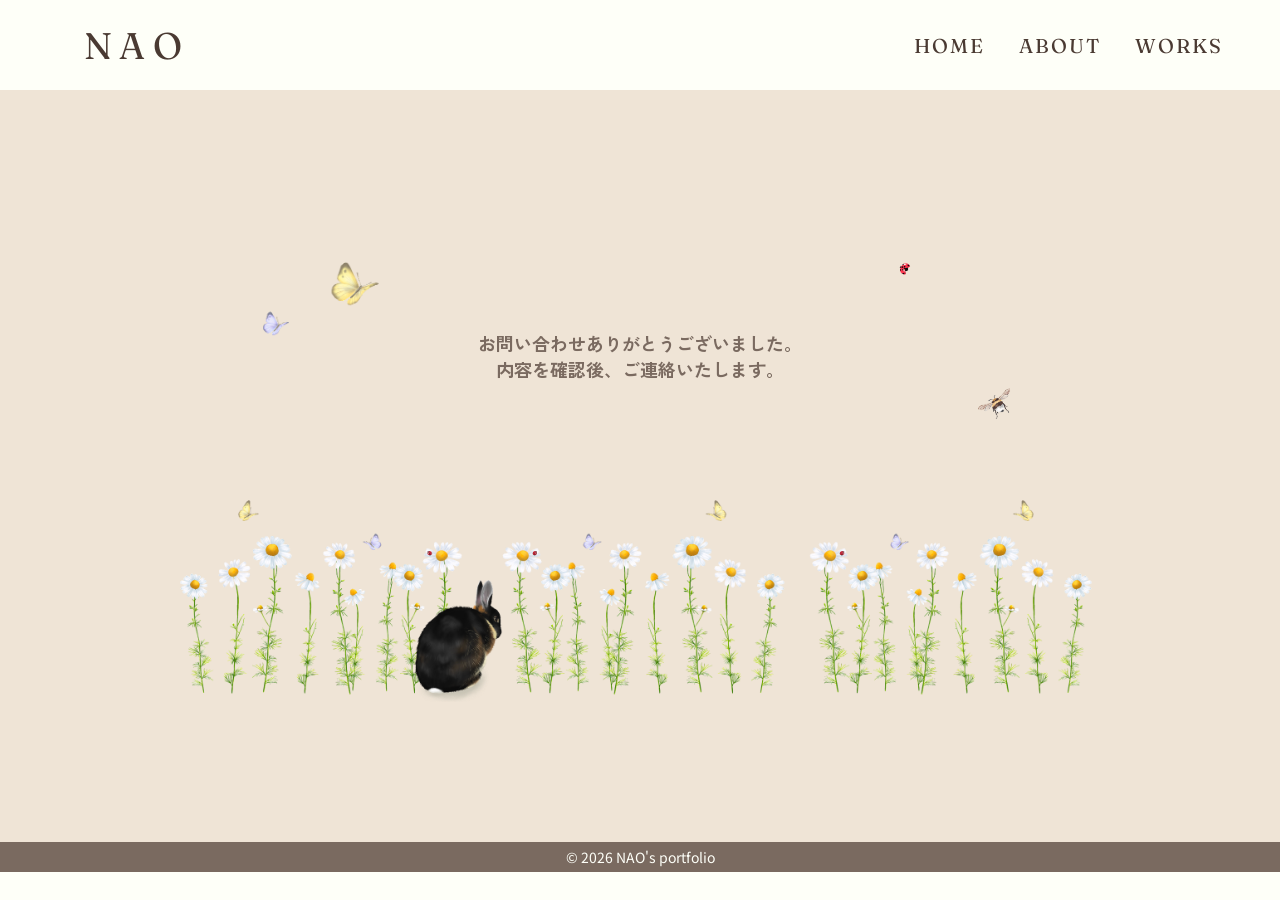
<file: thanks/index.html>
<!DOCTYPE html>
<html lang="ja">
<head>
  <meta charset="UTF-8">
  <meta name="viewport" content="width=device-width, initial-scale=1.0">
  <title>お問い合わせありがとうございました | NAO's portfolio</title>
  <meta name="description" content="お問い合わせありがとうございます。いただいた内容を確認のうえ、後ほどご返信いたします。">
  <meta property="og:title" content="お問い合わせありがとうございました | NAO's portfolio">
  <meta property="og:description" content="お問い合わせありがとうございます。いただいた内容を確認のうえ、後ほどご返信いたします。">
  <meta property="og:image" content="https://nao523.github.io/nao-portfolio/img/OGP.png">
  <meta property="og:url" content="https://nao523.github.io/nao-portfolio/">
  <meta property="og:type" content="website">
  <meta property="og:site_name" content="お問い合わせありがとうございました | NAO's portfolio">
  <meta name="twitter:card" content="summary_large_image">
  <link rel="icon" href="../img/favicon.ico">
  <link rel="icon" href="../img/favicon.png" type="image/png">
  <link rel="stylesheet" href="../css/reset.css" />
  <link rel="stylesheet" href="../css/style.css">
  <link rel="preconnect" href="https://fonts.googleapis.com">
  <link rel="preconnect" href="https://fonts.gstatic.com" crossorigin>
  <link href="https://fonts.googleapis.com/css2?family=Fraunces:ital,opsz,wght@0,9..144,100..900;1,9..144,100..900&family=Zen+Kaku+Gothic+New&family=Noto+Sans+JP:wght@100..900&display=swap" rel="stylesheet">
</head>
<body>
  <header>
    <div class="header">
      <div class="header_logo">
        <a href="../index.html">NAO</a>
      </div>
      <button type="button" class="hamburger" aria-controls="global-nav" aria-expanded="false" aria-label="メニューを開く">
        <span class="visually-hidden">メニューを開く</span>
        <span class="line line1"></span>
        <span class="line line2"></span>
        <span class="line line3"></span>
      </button>
      <nav class="header_nav" id="global-nav">
        <div class="nav_images">
          <img src="../img/nav1.png" alt="ネモフィラとミツバチ" class="nav_image nav_image1">
          <img src="../img/nav2.png" alt="ネモフィラとルリビタキ" class="nav_image nav_image2">
        </div>
        <ul class="header_nav_list">
          <li class="header_nav_item"><a href="../index.html">HOME</a></li>
          <li class="header_nav_item"><a href="../about/index.html">ABOUT</a></li>
          <li class="header_nav_item"><a href="../works/index.html">WORKS</a></li>
        </ul>
      </nav>
    </div>
  </header>
  <main>
    <section class="thanks">
      <h1 class="thanks_text">
        お問い合わせありがとうございました。<br>
        内容を確認後、ご連絡いたします。
      </h1>
      <span class="thanks_deco"></span>
    </section>
  </main>
  <a href="#" class="to_top">
    <img src="../img/top.png" alt="TOPへ戻る">
  </a>
  <footer class="footer">
    <p class="footer_text">© 2026 NAO's portfolio</p>
  </footer>
  <script src="../js/main.js" defer></script>
</body>
</html>
</file>
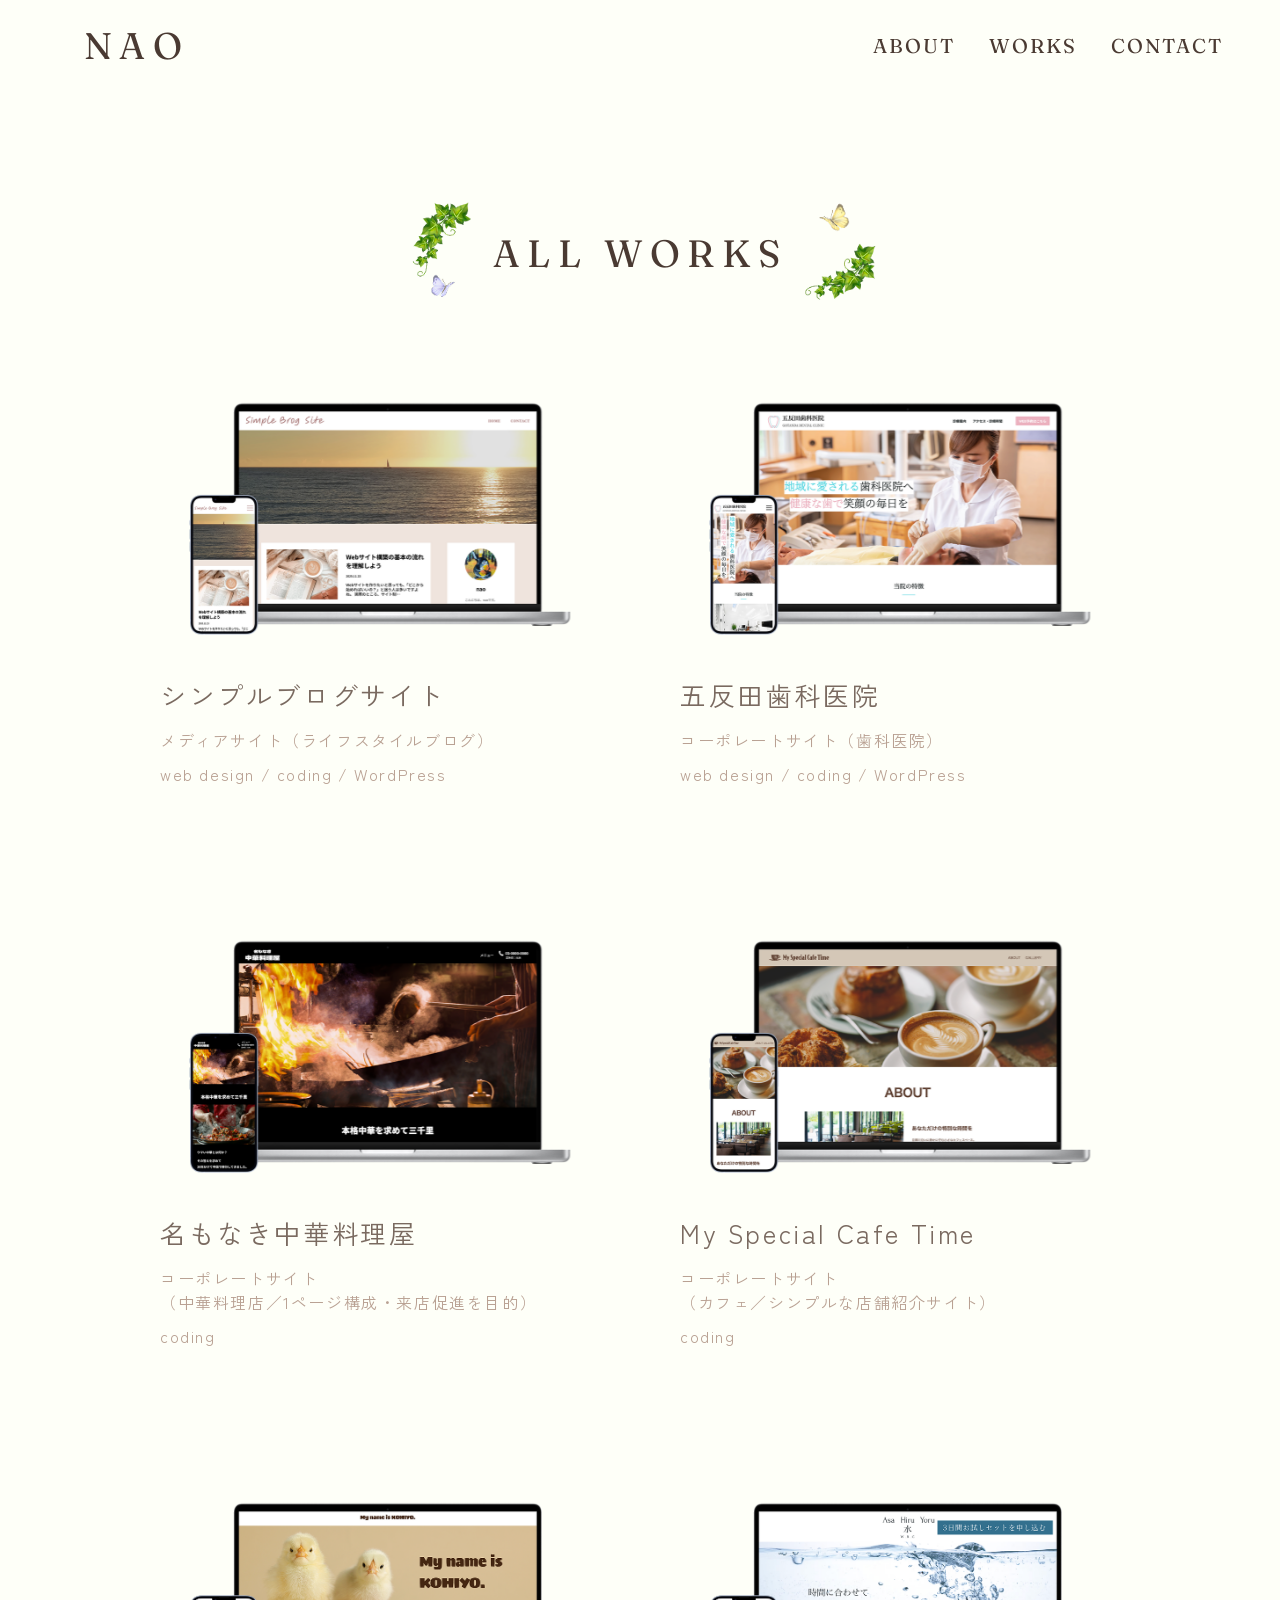
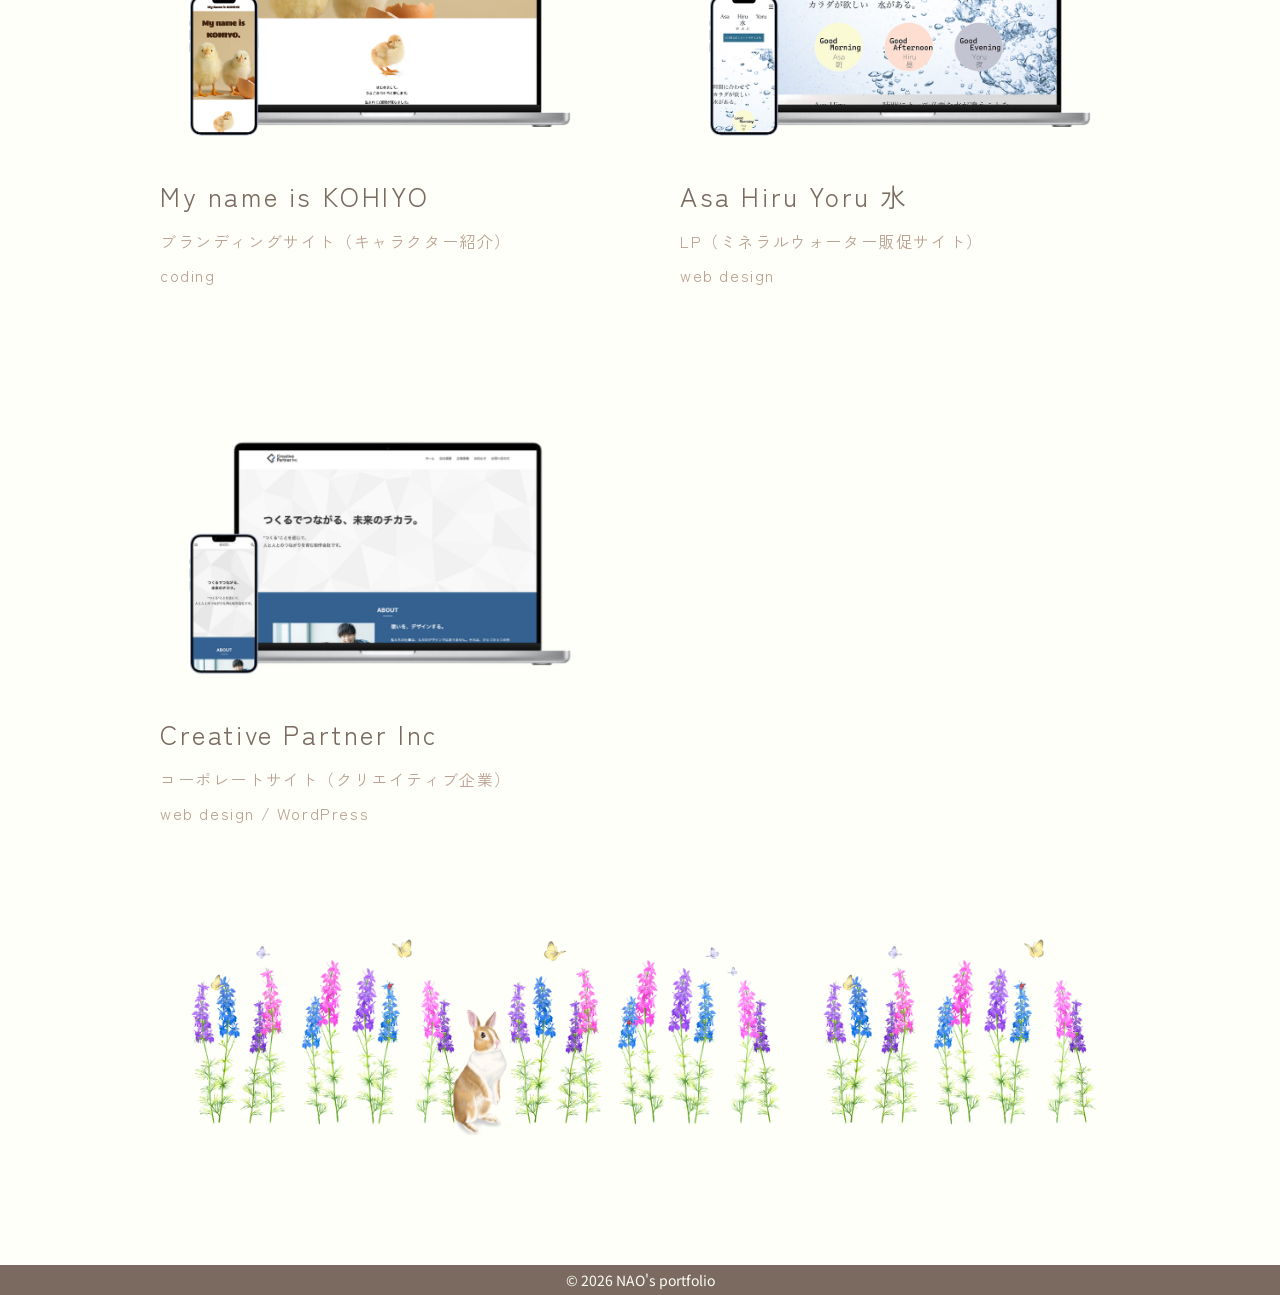
<file: works/index.html>
<!DOCTYPE html>
<html lang="ja">
<head>
  <meta charset="UTF-8">
  <meta name="viewport" content="width=device-width, initial-scale=1.0">
  <title>制作物一覧 | NAO's portfolio</title>
  <meta name="description" content="Webデザイン・コーディングで制作した作品をまとめています。LP、コーポレートサイト、WordPressサイトなど、デザインから実装まで行った制作実績をご紹介します。">
  <meta property="og:title" content="制作物一覧 | NAO's portfolio">
  <meta property="og:description" content="デザインからコーディングまで手がけた制作実績を掲載しています。LPやWordPressサイトなどの作品をご覧いただけます。">
  <meta property="og:image" content="https://nao523.github.io/nao-portfolio/img/OGP.png">
  <meta property="og:url" content="https://nao523.github.io/nao-portfolio/">
  <meta property="og:type" content="website">
  <meta property="og:site_name" content="制作物一覧 | NAO's portfolio">
  <meta name="twitter:card" content="summary_large_image">
  <link rel="icon" href="../img/favicon.ico">
  <link rel="icon" href="../img/favicon.png" type="image/png">
  <link rel="stylesheet" href="../css/reset.css" />
  <link rel="stylesheet" href="../css/style.css">
  <link rel="preconnect" href="https://fonts.googleapis.com">
  <link rel="preconnect" href="https://fonts.gstatic.com" crossorigin>
  <link href="https://fonts.googleapis.com/css2?family=Fraunces:ital,opsz,wght@0,9..144,100..900;1,9..144,100..900&family=Zen+Kaku+Gothic+New&family=Noto+Sans+JP:wght@100..900&display=swap" rel="stylesheet">
</head>
<body>
  <header>
    <div class="header">
      <div class="header_logo">
        <a href="../index.html">NAO</a>
      </div>
      <button type="button" class="hamburger" aria-controls="global-nav" aria-expanded="false" aria-label="メニューを開く">
        <span class="visually-hidden">メニューを開く</span>
        <span class="line line1"></span>
        <span class="line line2"></span>
        <span class="line line3"></span>
      </button>
      <nav class="header_nav" id="global-nav">
        <div class="nav_images">
          <img src="../img/nav1.png" alt="ネモフィラとミツバチ" class="nav_image nav_image1">
          <img src="../img/nav2.png" alt="ネモフィラとルリビタキ" class="nav_image nav_image2">
        </div>
        <ul class="header_nav_list">
          <li class="header_nav_item"><a href="../about/index.html">ABOUT</a></li>
          <li class="header_nav_item"><a href="./">WORKS</a></li>
          <li class="header_nav_item"><a href="../contact/index.html">CONTACT</a></li>
        </ul>
      </nav>
    </div>
  </header>
  <main>
    <section class="all_works">
      <h1 class="page_title">ALL WORKS</h1>
      <div class="all_works_wrapper">
        <a href="./simple-blog-site/index.html" class="work_item">
          <figure class="work_figure">
            <img src="../img/all_works_simple_blog_site.png" alt="シンプルブログサイトのトップページ" class="work_image">
          </figure>
          <h2 class="work_title">シンプルブログサイト</h2>
          <div class="work_text_wrapper">
            <p class="work_text">メディアサイト（ライフスタイルブログ）</p>
            <p class="work_text">web design / coding / WordPress</p>
          </div>
        </a>
        <a href="./gotanda-dental-clinic/index.html" class="work_item">
          <figure class="work_figure">
            <img src="../img/all_works_gotanda_dental_clinic.png" alt="五反田歯科医院のトップページ" class="work_image">
          </figure>
          <h2 class="work_title">五反田歯科医院</h2>
          <div class="work_text_wrapper">
            <p class="work_text">コーポレートサイト（歯科医院）</p>
            <p class="work_text">web design / coding / WordPress</p>
          </div>
        </a>
        <a href="./nameless-chinese-restaurant/index.html" class="work_item">
          <figure class="work_figure">
            <img src="../img/all_works_nameless_chinese_restaurant.png" alt="名もなき中華料理屋のトップページ" class="work_image">
          </figure>
          <h2 class="work_title">名もなき中華料理屋</h2>
          <div class="work_text_wrapper">
            <p class="work_text">コーポレートサイト<br>（中華料理店／1ページ構成・来店促進を目的）</p>
            <p class="work_text">coding</p>
          </div>
        </a>
        <a href="./my-special-cafe-time/index.html" class="work_item">
          <figure class="work_figure">
            <img src="../img/all_works_my_special_cafe_time.png" alt="My Special Cafe Timeのトップページ" class="work_image">
          </figure>
          <h2 class="work_title">My Special Cafe Time</h2>
          <div class="work_text_wrapper">
            <p class="work_text">コーポレートサイト<br>（カフェ／シンプルな店舗紹介サイト）</p>
            <p class="work_text">coding</p>
          </div>
        </a>
        <a href="./my-name-is-KOHIYO/index.html" class="work_item">
          <figure class="work_figure">
            <img src="../img/all_works_my_name_is_KOHIYO.png" alt="My name is KOHIYOのトップページ" class="work_image">
          </figure>
          <h2 class="work_title">My name is KOHIYO</h2>
          <div class="work_text_wrapper">
            <p class="work_text">ブランディングサイト（キャラクター紹介）</p>
            <p class="work_text">coding</p>
          </div>
        </a>
        <a href="./asa-hiru-yoru-water/index.html" class="work_item">
          <figure class="work_figure">
            <img src="../img/all_works_asa_hiru_yoru_water.png" alt="Asa Hiru Yoru 水のトップページ" class="work_image">
          </figure>
          <h2 class="work_title">Asa Hiru Yoru 水</h2>
          <div class="work_text_wrapper">
            <p class="work_text">LP（ミネラルウォーター販促サイト）</p>
            <p class="work_text">web design</p>
          </div>
        </a>
        <a href="./creative-partner-inc/index.html" class="work_item">
          <figure class="work_figure">
            <img src="../img/all_works_creative_partner_inc.png" alt="Creative Partner Incのトップページ" class="work_image">
          </figure>
          <h2 class="work_title">Creative Partner Inc</h2>
          <div class="work_text_wrapper">
            <p class="work_text">コーポレートサイト（クリエイティブ企業）</p>
            <p class="work_text">web design / WordPress</p>
          </div>
        </a>
      </div>
      <span class="all_works_deco"></span>
    </section>
  </main>
  <a href="#" class="to_top">
    <img src="../img/top.png" alt="TOPへ戻る">
  </a>
  <footer class="footer">
    <p class="footer_text">© 2026 NAO's portfolio</p>
  </footer>
  <script src="../js/main.js" defer></script>
</body>
</html>
</file>
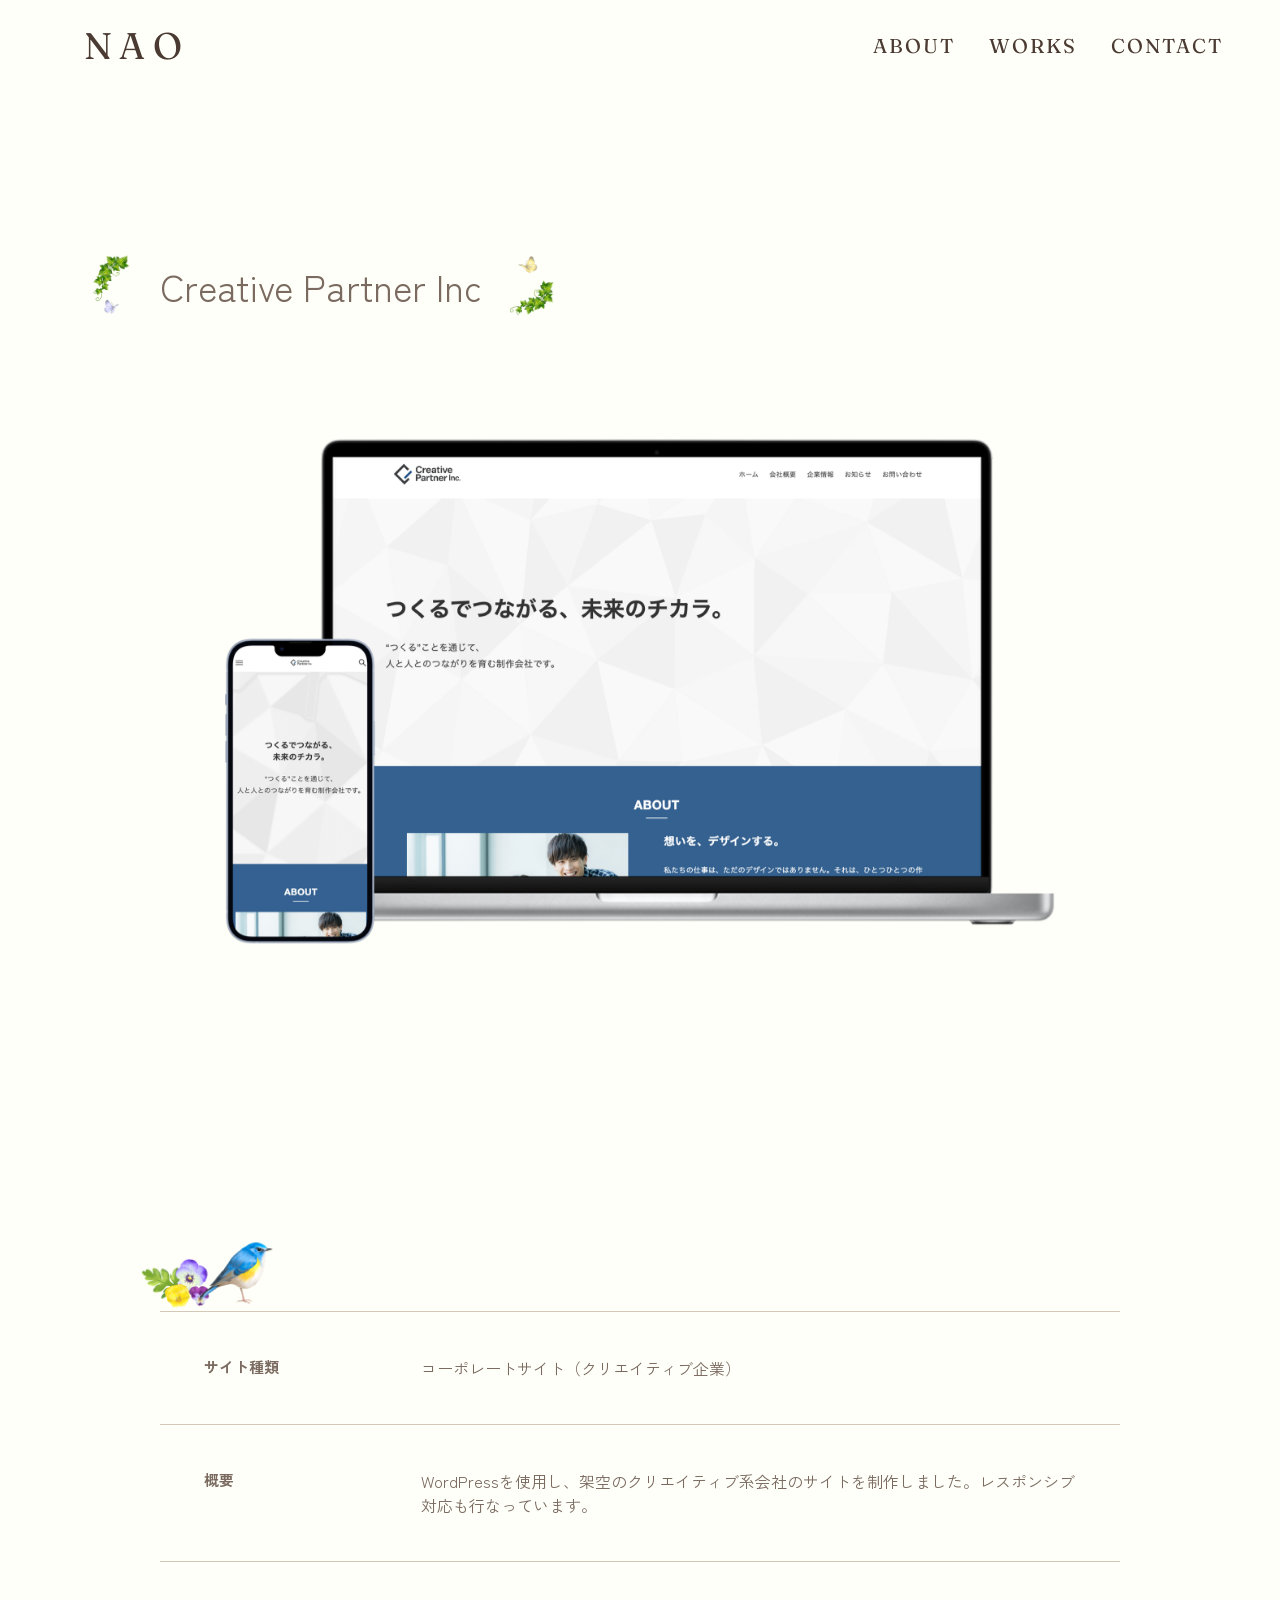
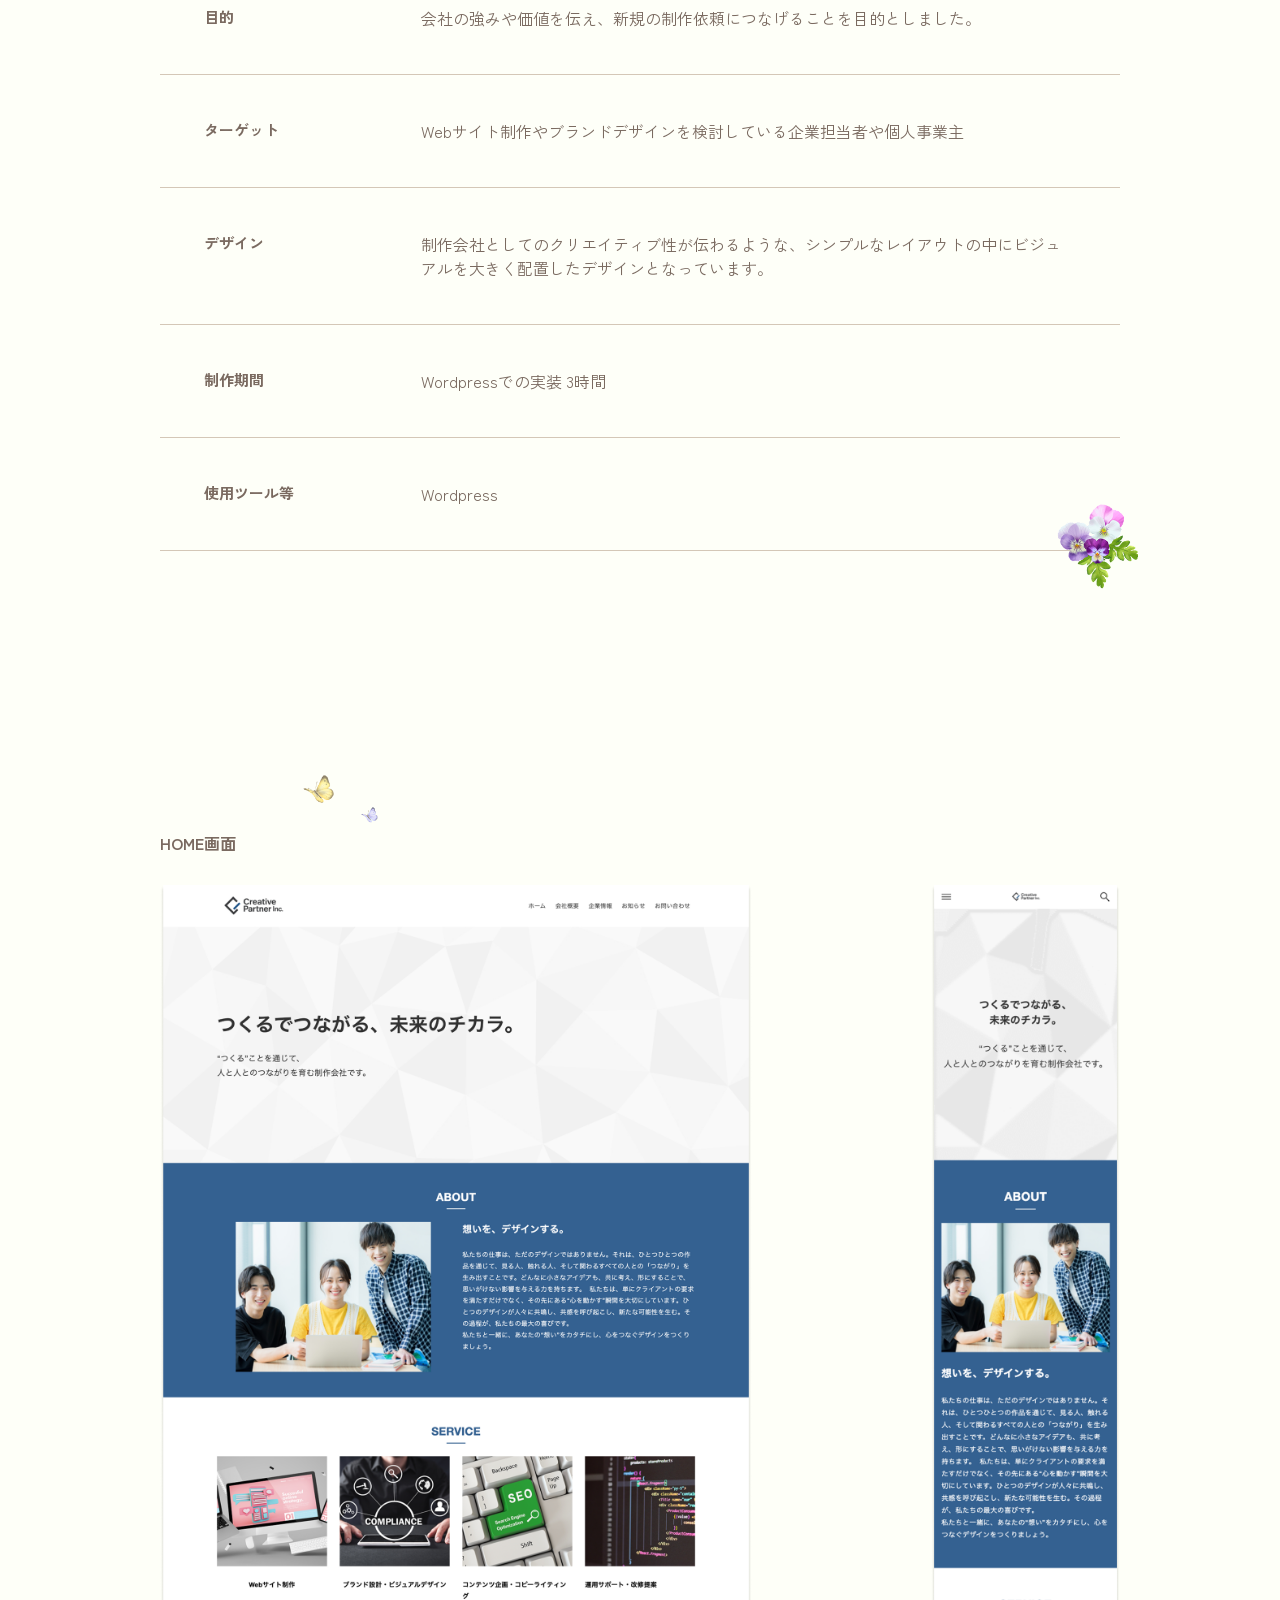
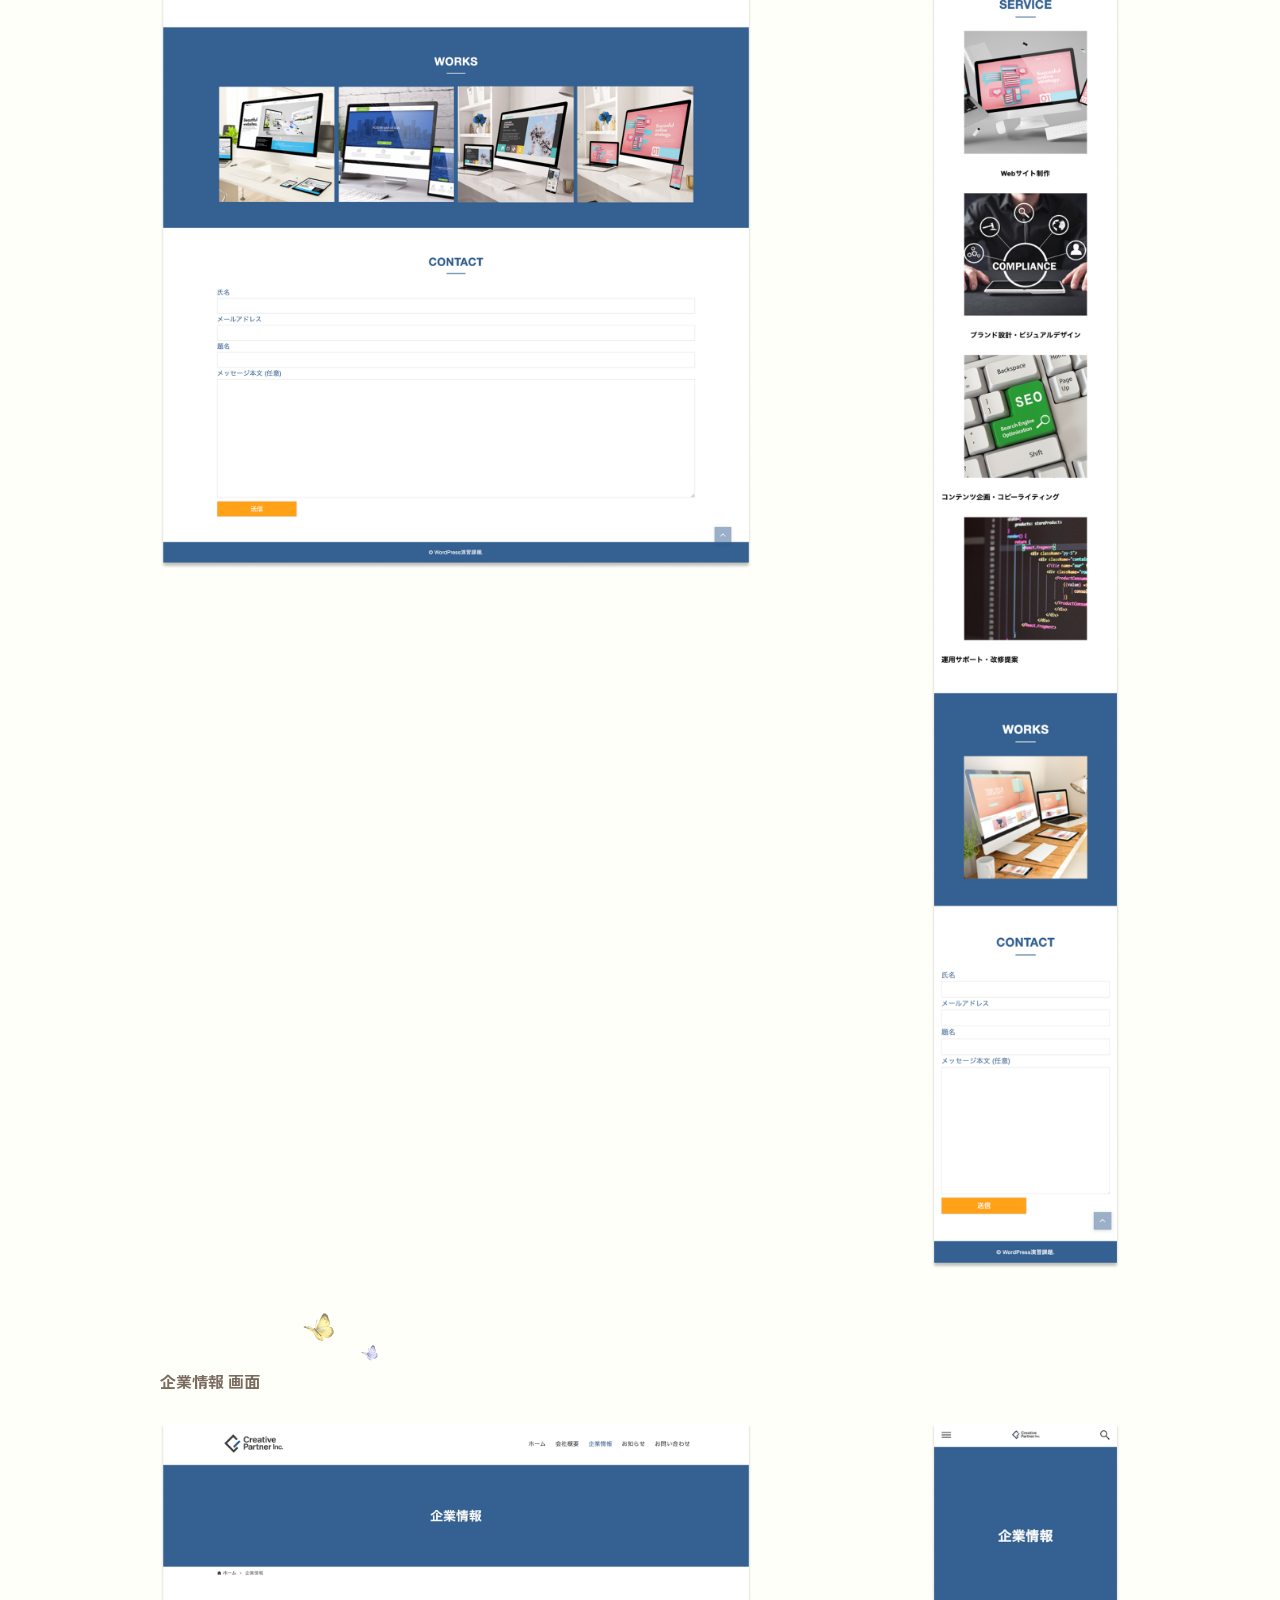
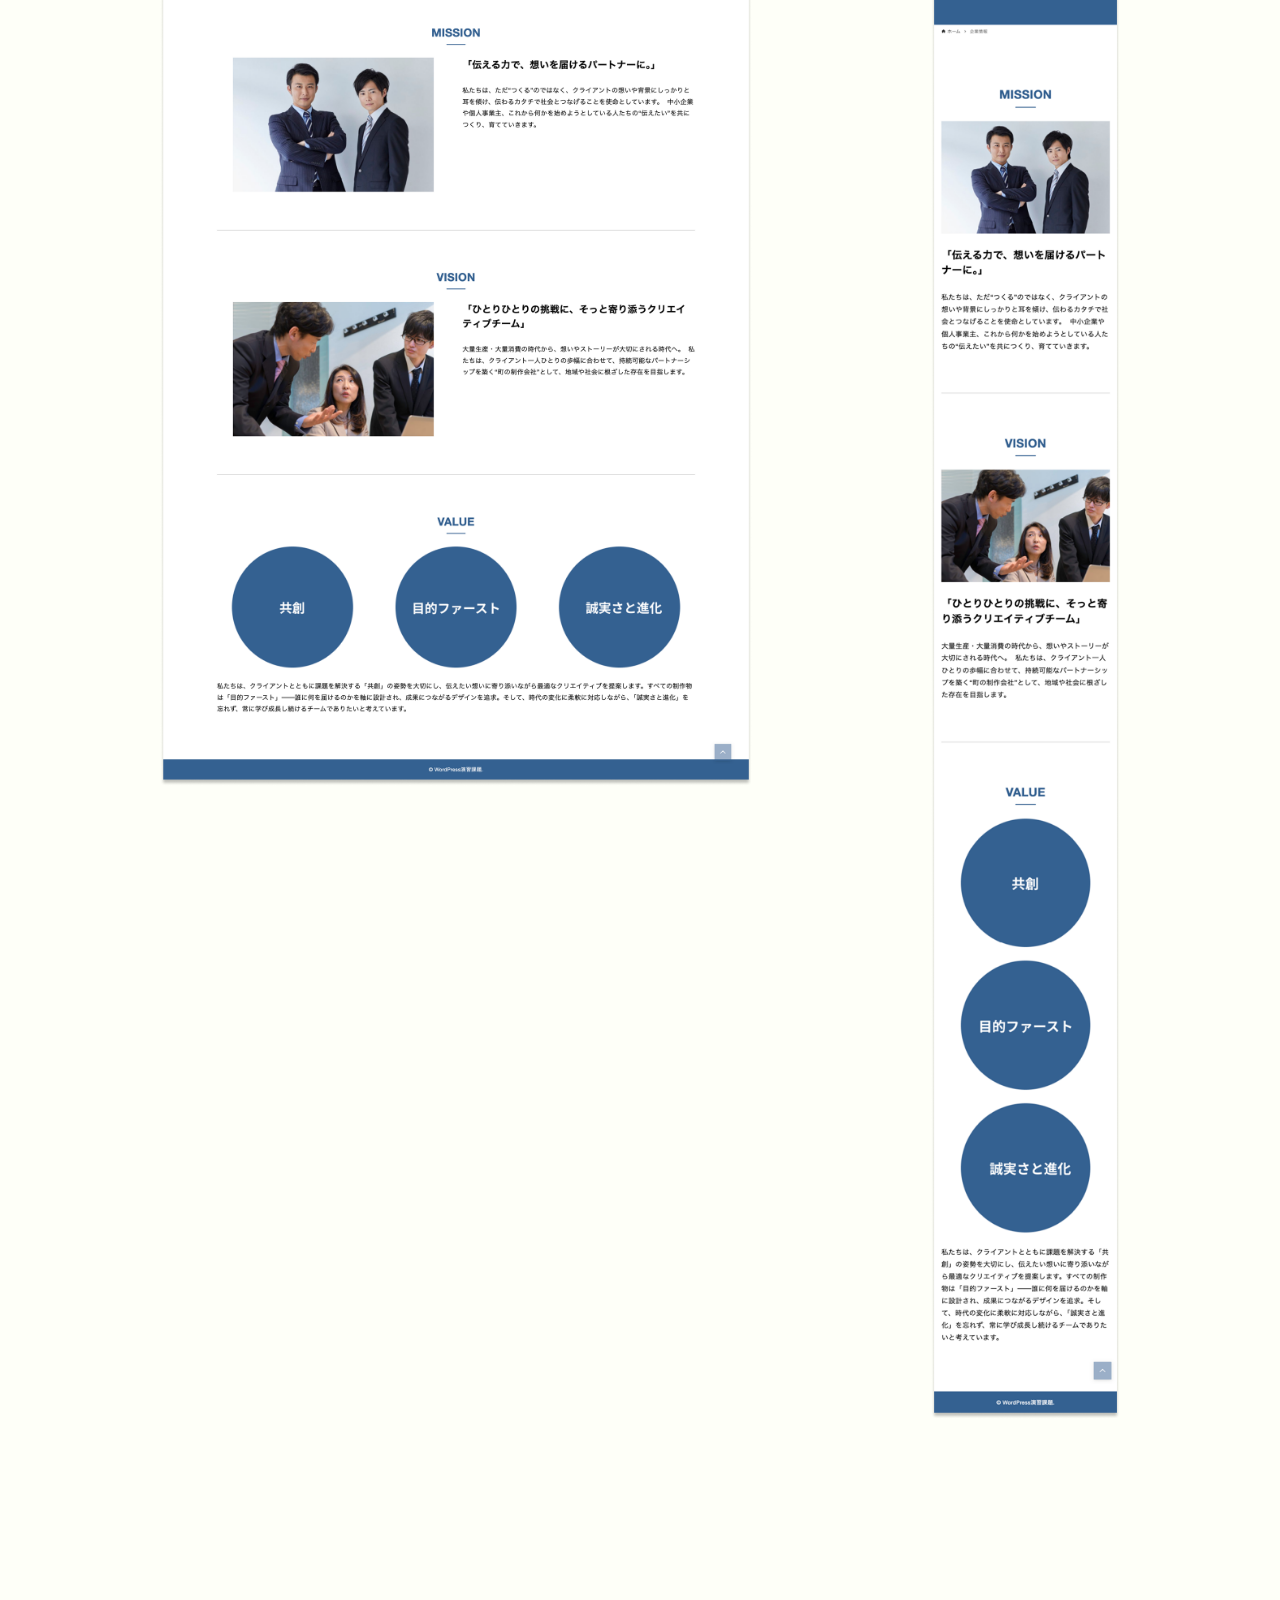
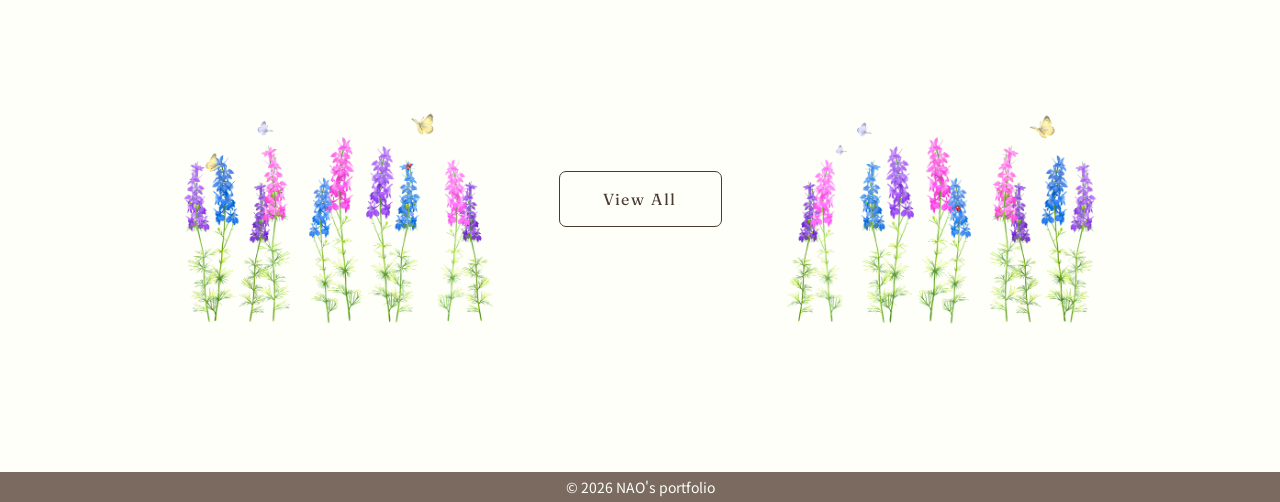
<file: works/creative-partner-inc/index.html>
<!DOCTYPE html>
<html lang="ja">
<head>
  <meta charset="UTF-8">
  <meta name="viewport" content="width=device-width, initial-scale=1.0">
  <title>Creative Partner Inc | NAO's portfolio</title>
  <meta name="description" content="シンプルなデザインで読みやすさを重視したライフスタイルブログサイト。余白や配色を工夫し、コンテンツが引き立つ構成にしています。">
  <meta property="og:title" content="Creative Partner Inc | NAO's portfolio">
  <meta property="og:description" content="シンプルなデザインで読みやすさを重視したライフスタイルブログサイト。">
  <meta property="og:image" content="https://nao523.github.io/nao-portfolio/img/OGP.png">
  <meta property="og:url" content="https://nao523.github.io/nao-portfolio/">
  <meta property="og:type" content="website">
  <meta property="og:site_name" content="Creative Partner Inc | NAO's portfolio">
  <meta name="twitter:card" content="summary_large_image">
  <link rel="icon" href="../../img/favicon.ico">
  <link rel="icon" href="../../img/favicon.png" type="image/png">
  <link rel="stylesheet" href="../../css/reset.css" />
  <link rel="stylesheet" href="../../css/style.css">
  <link rel="preconnect" href="https://fonts.googleapis.com">
  <link rel="preconnect" href="https://fonts.gstatic.com" crossorigin>
  <link href="https://fonts.googleapis.com/css2?family=Fraunces:ital,opsz,wght@0,9..144,100..900;1,9..144,100..900&family=Zen+Kaku+Gothic+New&family=Noto+Sans+JP:wght@100..900&display=swap" rel="stylesheet">
</head>
<body>
  <header>
    <div class="header">
      <div class="header_logo">
        <a href="../../index.html">NAO</a>
      </div>
      <button type="button" class="hamburger" aria-controls="global-nav" aria-expanded="false" aria-label="メニューを開く">
        <span class="visually-hidden">メニューを開く</span>
        <span class="line line1"></span>
        <span class="line line2"></span>
        <span class="line line3"></span>
      </button>
      <nav class="header_nav" id="global-nav">
        <div class="nav_images">
          <img src="../../img/nav1.png" alt="ネモフィラとミツバチ" class="nav_image nav_image1">
          <img src="../../img/nav2.png" alt="ネモフィラとルリビタキ" class="nav_image nav_image2">
        </div>
        <ul class="header_nav_list">
          <li class="header_nav_item"><a href="../../about/index.html">ABOUT</a></li>
          <li class="header_nav_item"><a href="../index.html">WORKS</a></li>
          <li class="header_nav_item"><a href="../../contact/index.html">CONTACT</a></li>
        </ul>
      </nav>
    </div>
  </header>
  <main>
    <section class="main_visual_work">
      <h1 class="main_visual_work_title">
        Creative Partner Inc
      </h1>
      <figure class="main_visual_work_figure">
        <picture>
        <source 
          srcset="../../img/creative_partner_inc_sp.png"
          width="390"
          height="350"
          media="(max-width: 1023px)">
        <img
          src="../../img/creative_partner_inc.png"
          alt="Creative Partner Incのトップページ"
          width="1120"
          height="672">
      </picture>
      </figure>
    </section>
    <section class="work_description">
      <h2 class="visually-hidden">作品説明</h2>
      <ul class="work_description_list">
        <li class="work_description_item">
          <p class="work_description_label">サイト種類</p>
          <p class="work_description_text">
            コーポレートサイト（クリエイティブ企業）
          </p>
        </li>
        <li class="work_description_item">
          <p class="work_description_label">概要</p>
          <p class="work_description_text">
            WordPressを使用し、架空のクリエイティブ系会社のサイトを制作しました。レスポンシブ対応も行なっています。
          </p>
        </li>
        <li class="work_description_item">
          <p class="work_description_label">目的</p>
          <p class="work_description_text">
            会社の強みや価値を伝え、新規の制作依頼につなげることを目的としました。
          </p>
        </li>
        <li class="work_description_item">
          <p class="work_description_label">ターゲット</p>
          <p class="work_description_text">
            Webサイト制作やブランドデザインを検討している企業担当者や個人事業主
          </p>
        </li>
        <li class="work_description_item">
          <p class="work_description_label">デザイン</p>
          <p class="work_description_text">
            制作会社としてのクリエイティブ性が伝わるような、シンプルなレイアウトの中にビジュアルを大きく配置したデザインとなっています。
          </p>
        </li>
        <li class="work_description_item">
          <p class="work_description_label">制作期間</p>
          <p class="work_description_text">
            Wordpressでの実装   3時間
          </p>
        </li>
        <li class="work_description_item">
          <p class="work_description_label">使用ツール等</p>
          <p class="work_description_text">
            Wordpress
          </p>
        </li>
      </ul>
    </section>
    <section class="work_screen_image">
      <h2 class="visually-hidden">作品の画面イメージ</h2>
      <div class="work_screen_image_container">
        <h3 class="work_screen_image_title">
          HOME画面
        </h3>
        <div class="work_screen_image_wrapper">
          <figure>
            <img
              src="../../img/creative_partner_inc_image1.png"
              alt="Creative Partner Incのトップページ"
              width="721"
              height="1573">
          </figure>
          <figure class="sp-img">
            <img
              src="../../img/creative_partner_inc_image1_sp.png"
              alt="Creative Partner Incのトップページ（SP）"
              width="230"
              height="2492">
          </figure>
        </div>
      </div>
      <div class="work_screen_image_container">
        <h3 class="work_screen_image_title">
          企業情報 画面
        </h3>
        <div class="work_screen_image_wrapper">
          <figure>
            <img
              src="../../img/creative_partner_inc_image2.png"
              alt="Creative Partner Incの企業情報ページ"
              width="721"
              height="1178">
          </figure>
          <figure class="sp-img">
            <img
              src="../../img/creative_partner_inc_image2_sp.png"
              alt="Creative Partner Incの企業情報ページ（SP）"
              width="230"
              height="2004">
          </figure>
        </div>
      </div>
      <a href="../index.html" class="btn btn--work">
        <span class="btn_inner_work">View All</span>
      </a>
    </section>
  </main>
  <a href="#" class="to_top">
    <img src="../../img/top.png" alt="TOPへ戻る">
  </a>
  <footer class="footer">
    <p class="footer_text">© 2026 NAO's portfolio</p>
  </footer>
  <script src="../../js/main.js" defer></script>
</body>
</html>
</file>
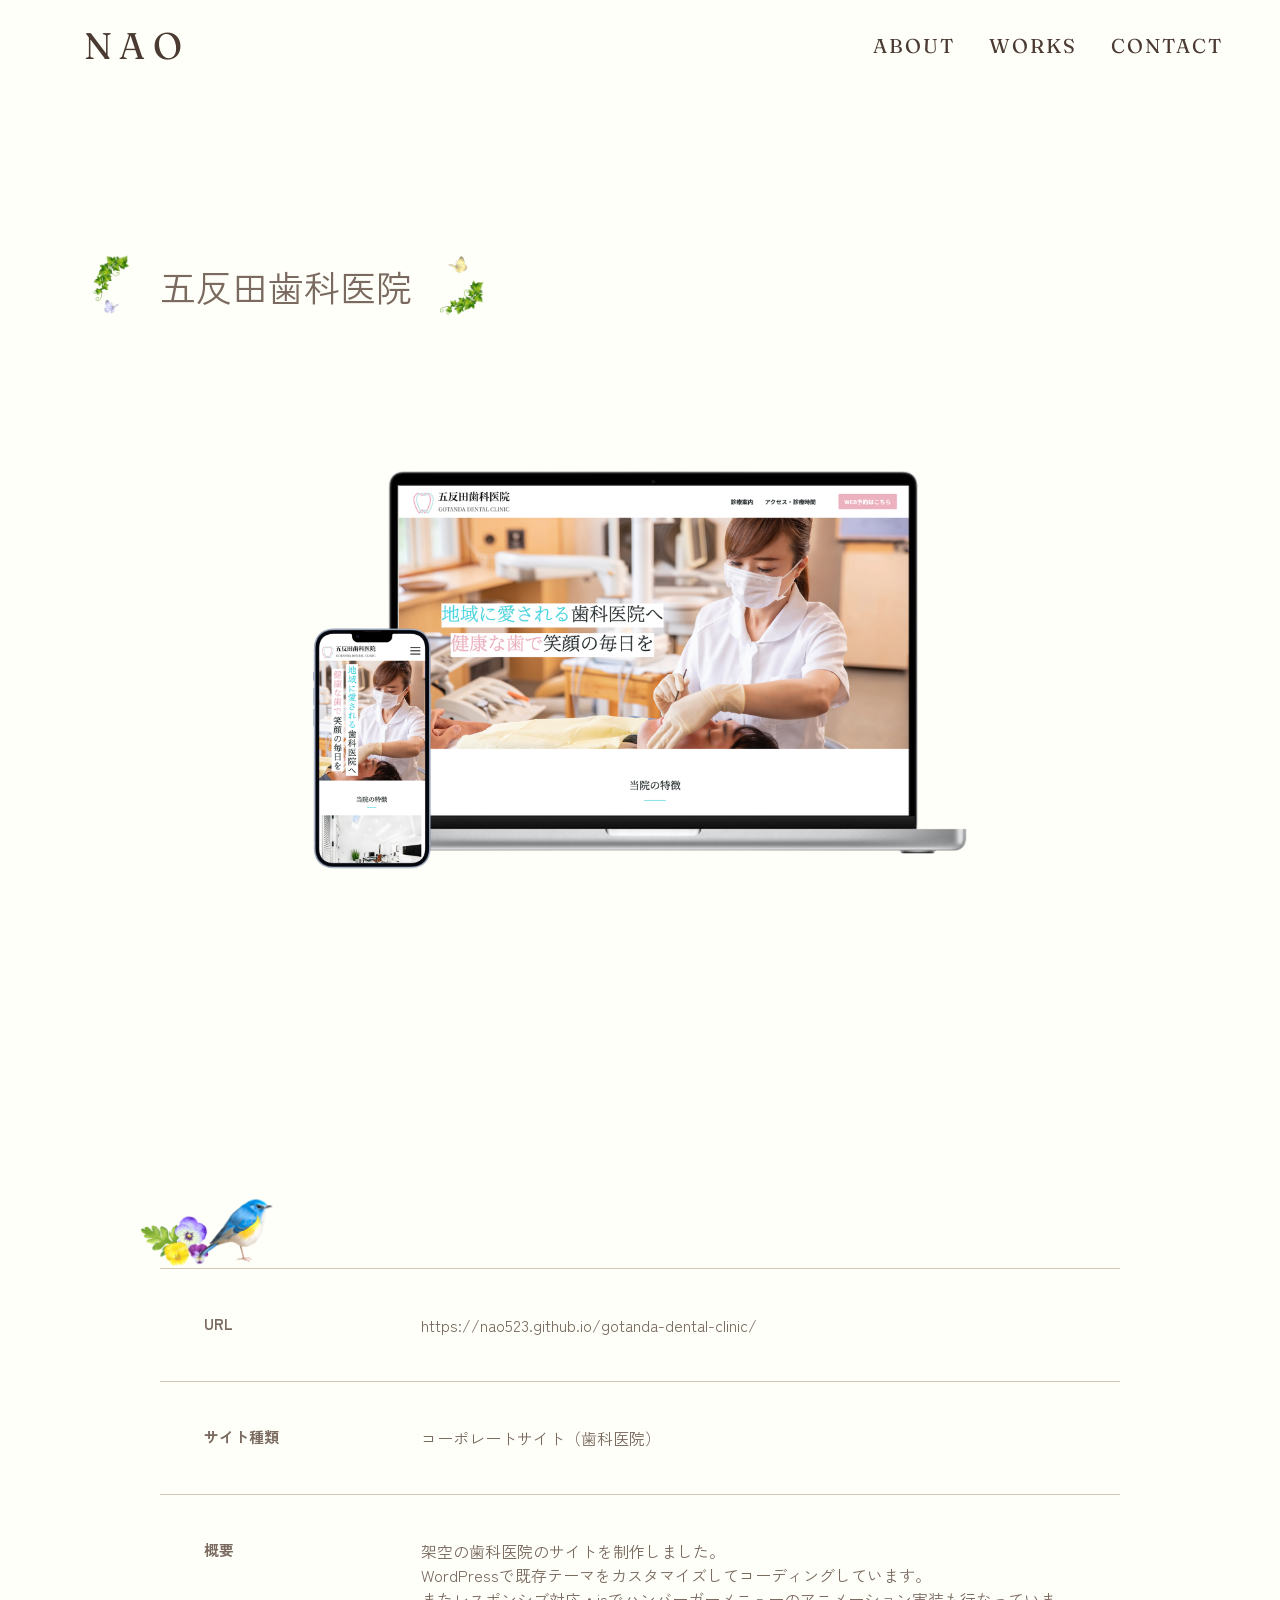
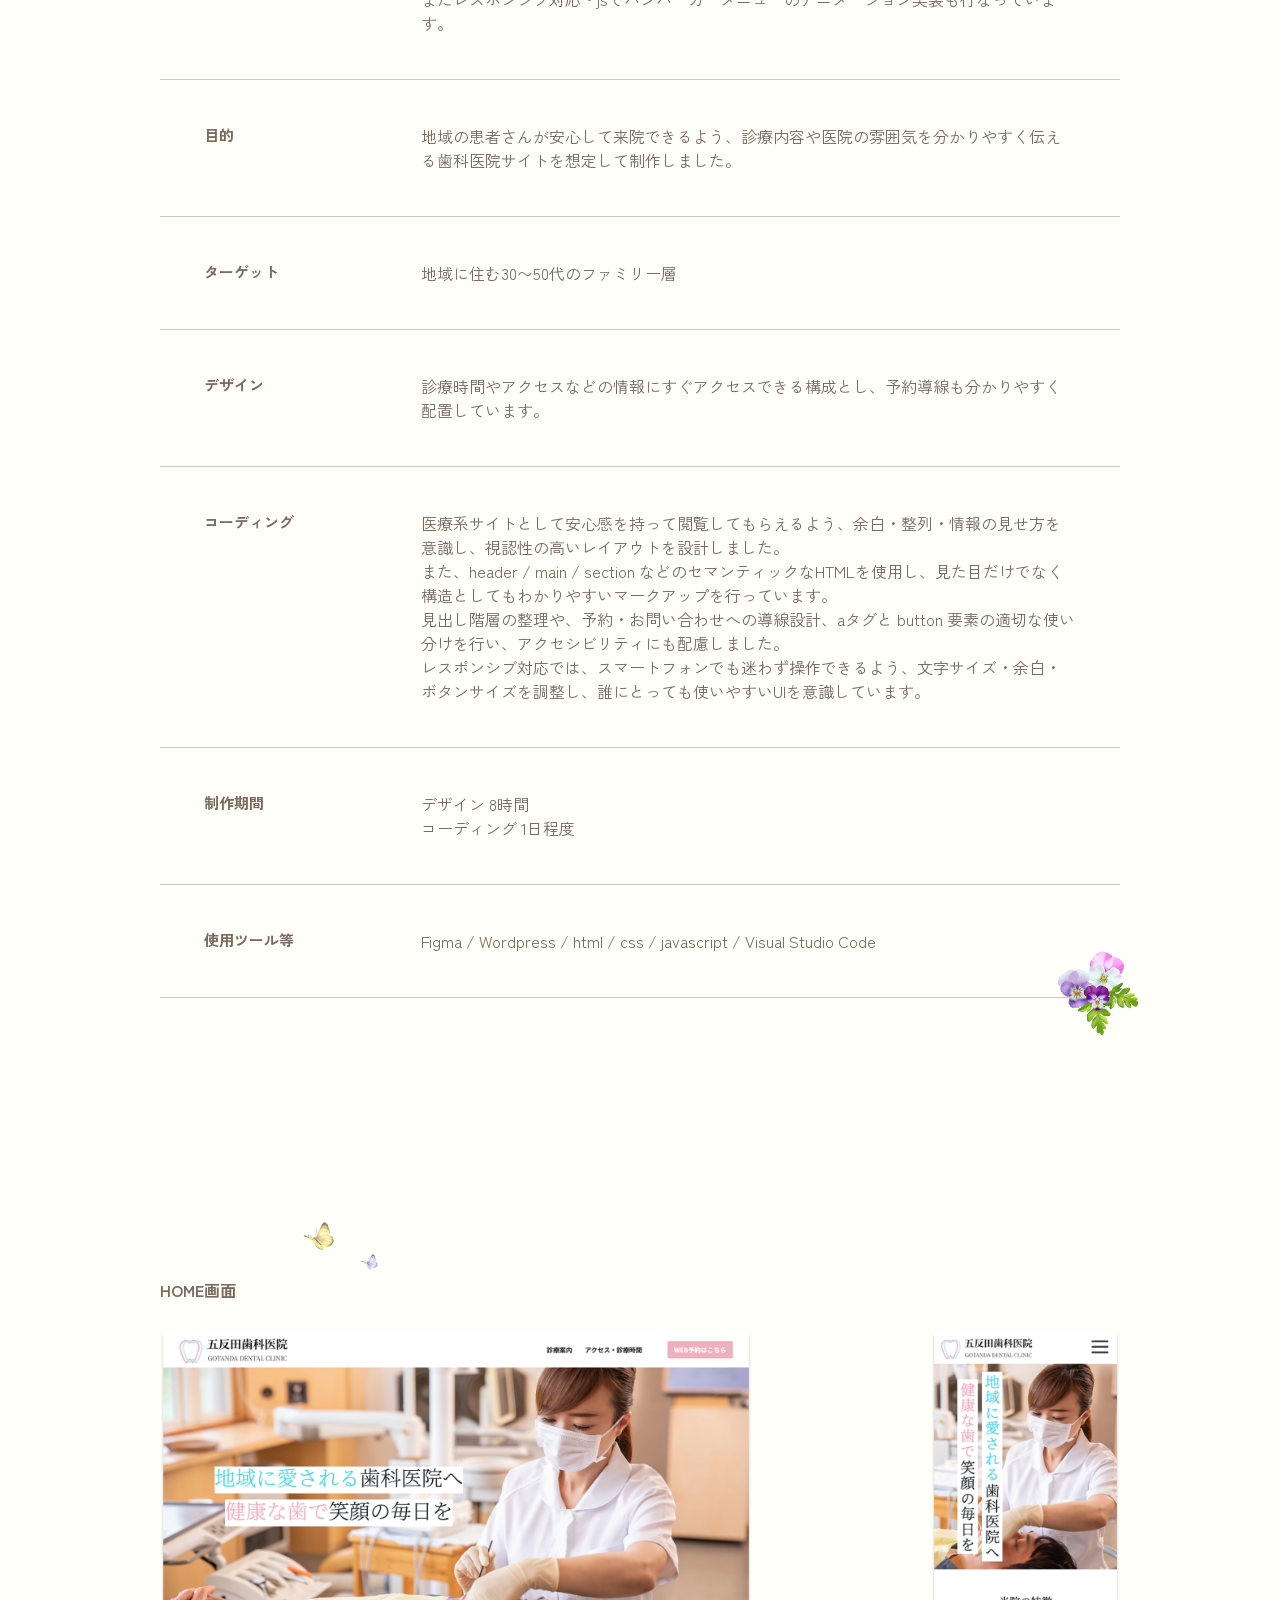
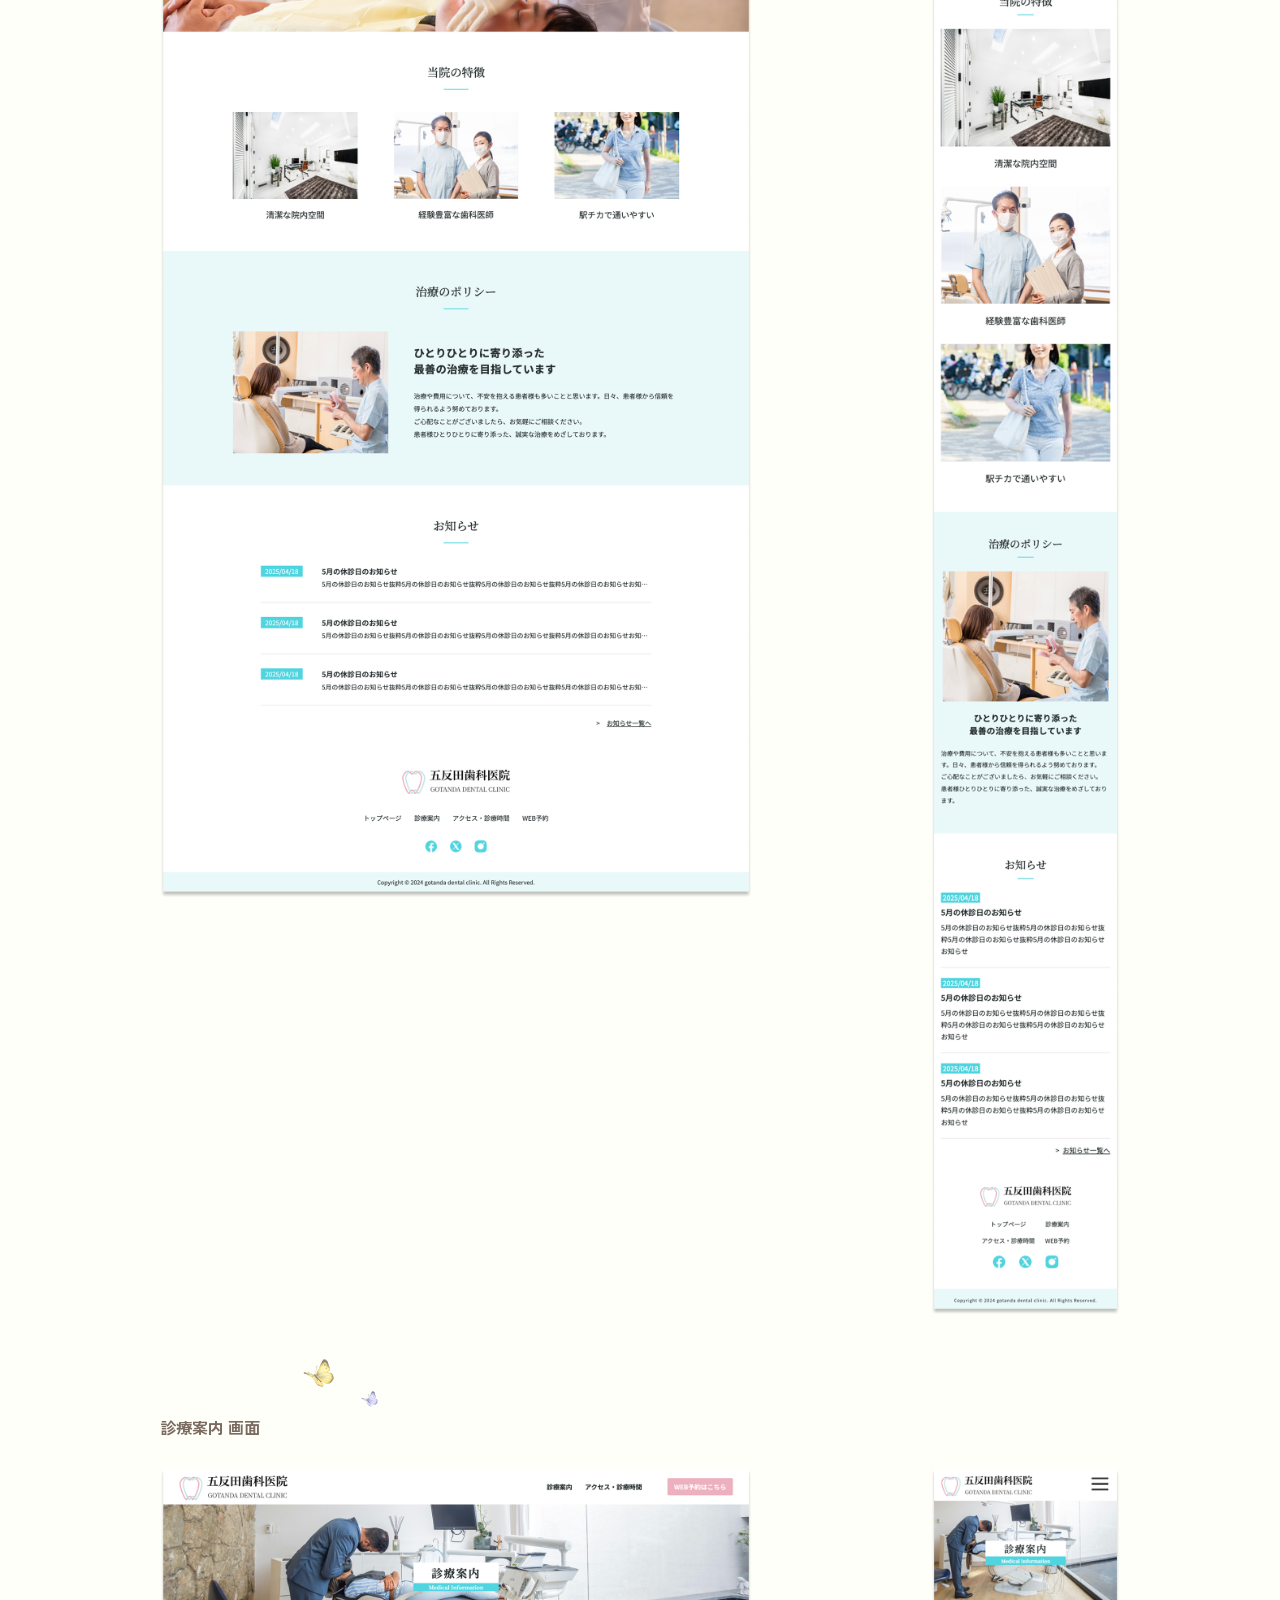
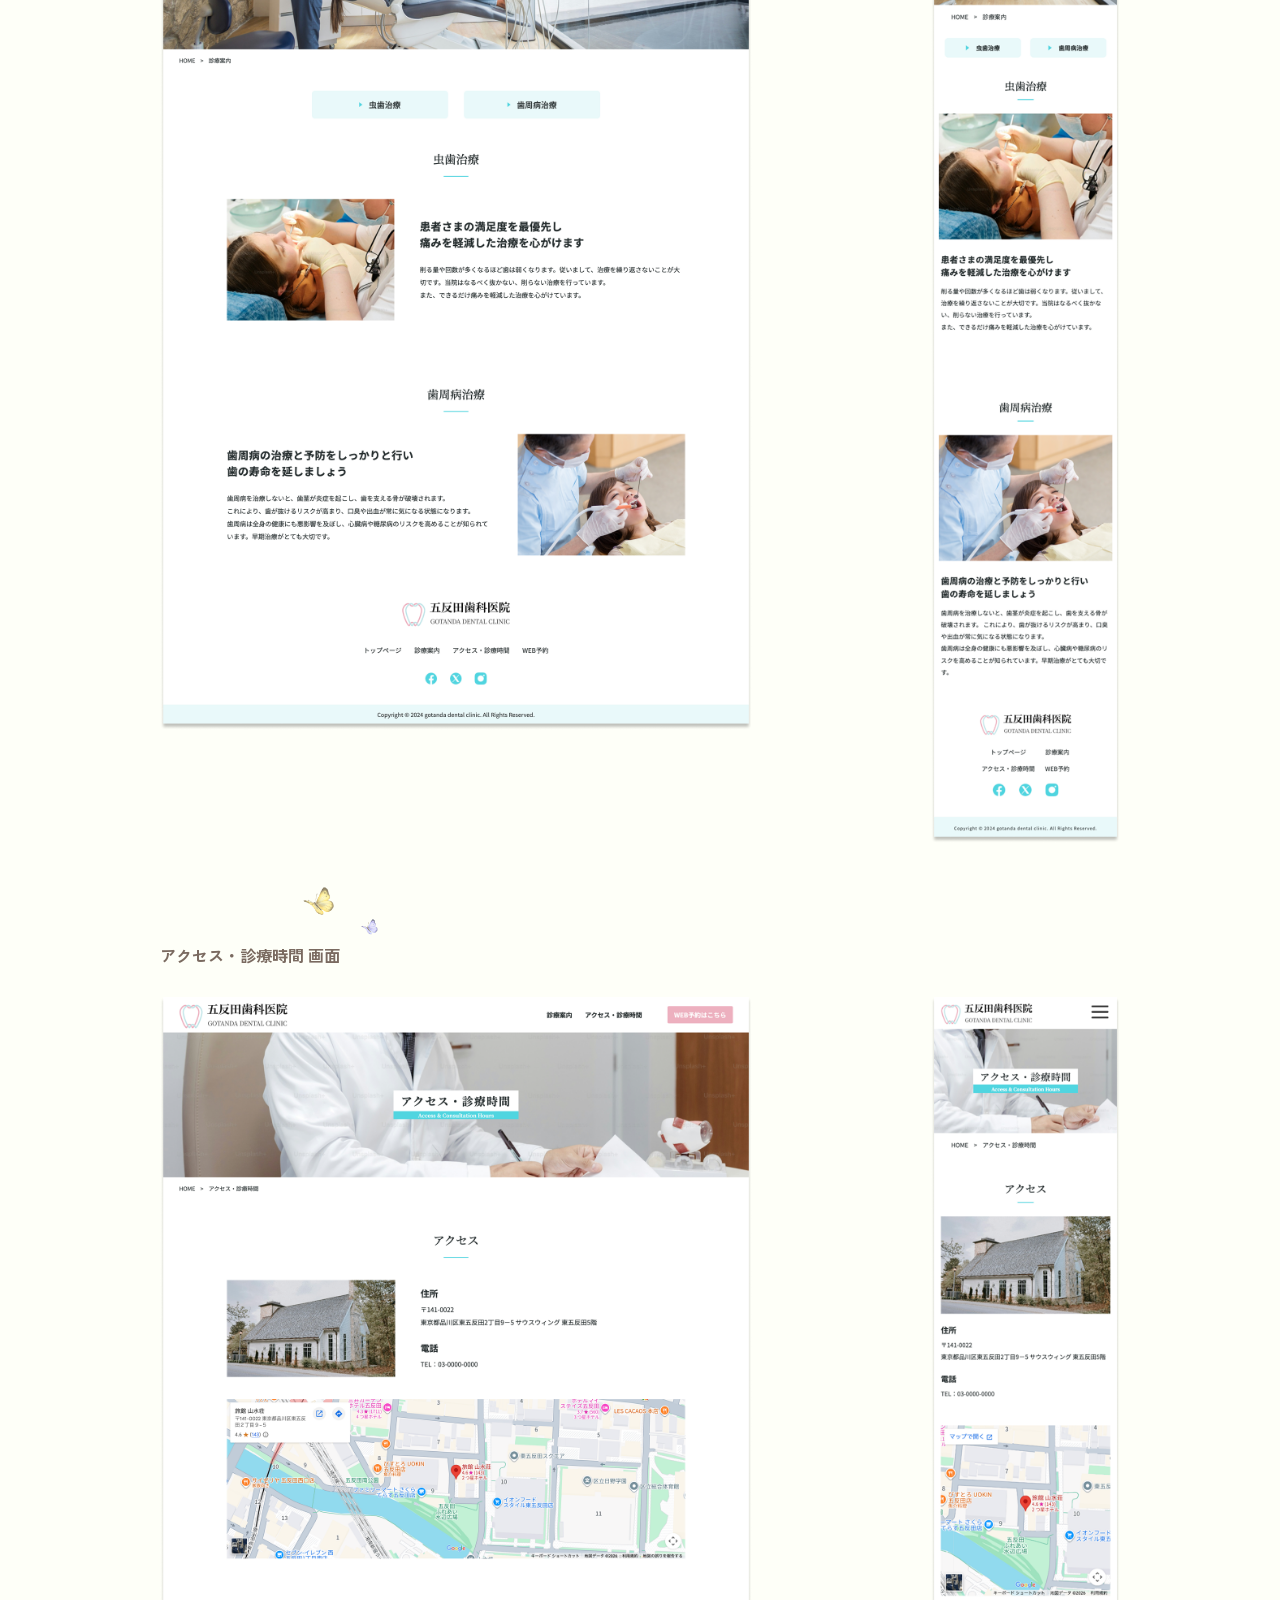
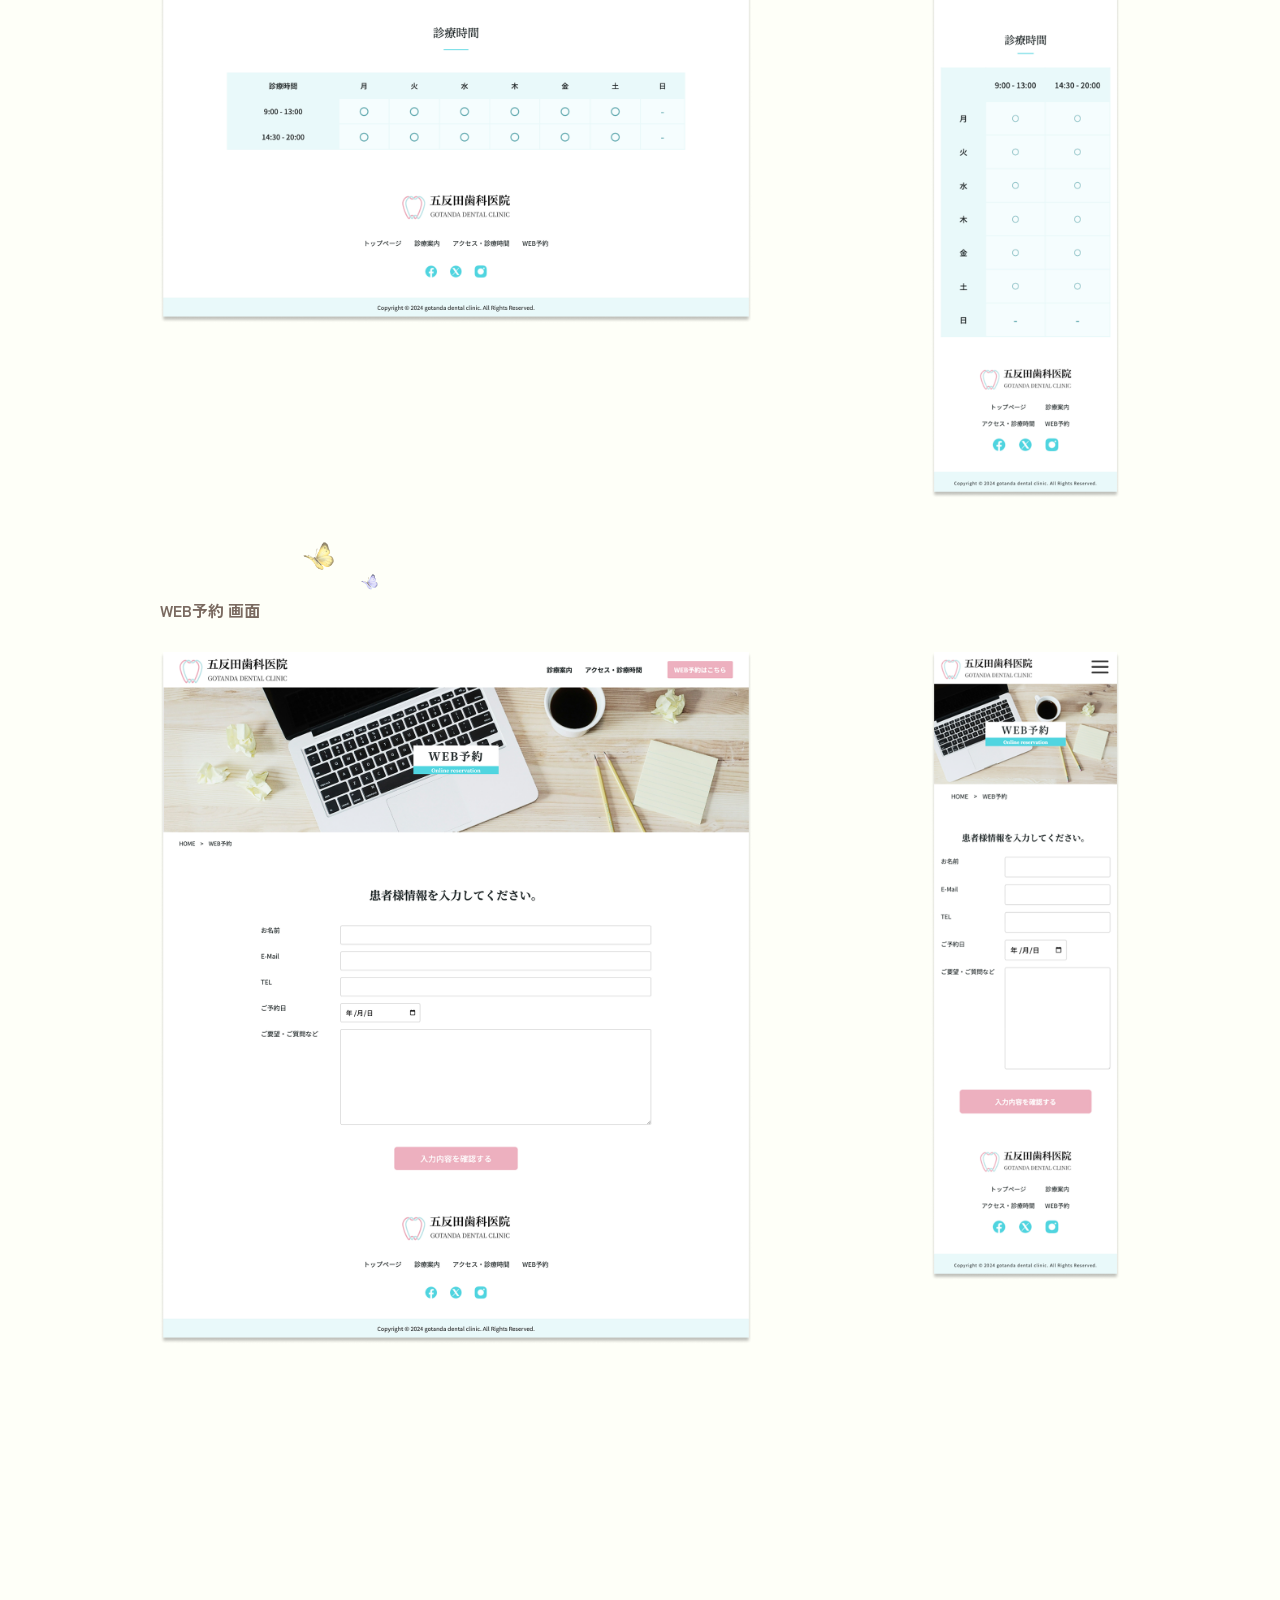
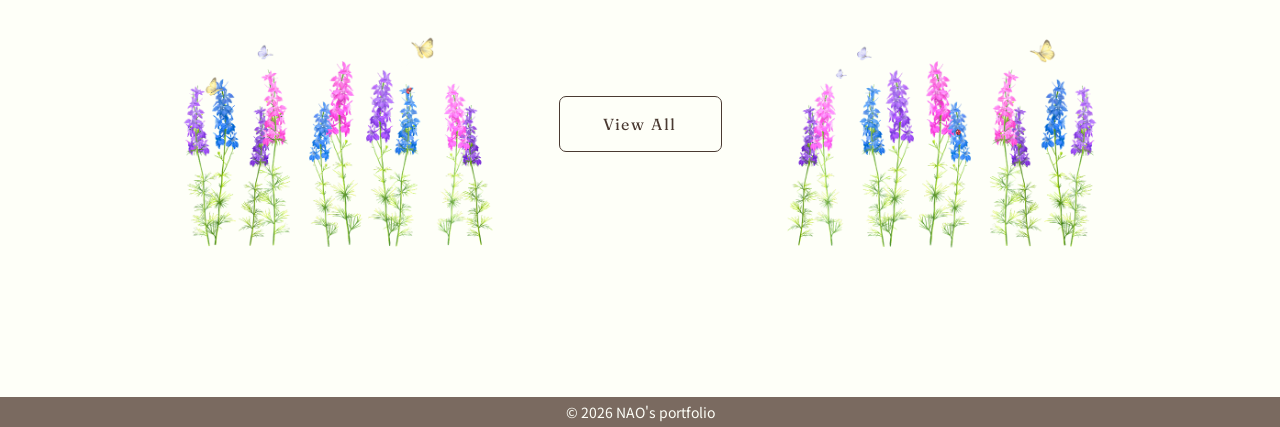
<file: works/gotanda-dental-clinic/index.html>
<!DOCTYPE html>
<html lang="ja">
<head>
  <meta charset="UTF-8">
  <meta name="viewport" content="width=device-width, initial-scale=1.0">
  <title>五反田歯科医院 | NAO's portfolio</title>
  <meta name="description" content="地域に根ざした歯科医院「五反田歯科医院」のコーポレートサイトを制作しました。安心感と清潔感を意識し、診療内容や医院情報が分かりやすく伝わるデザインに仕上げています。">
  <meta property="og:title" content="五反田歯科医院 | NAO's portfolio">
  <meta property="og:description" content="五反田歯科医院のコーポレートサイト。地域の患者様に安心して通っていただけるよう、清潔感と信頼感を重視したデザインで制作しました。">
  <meta property="og:image" content="https://nao523.github.io/nao-portfolio/img/OGP.png">
  <meta property="og:url" content="https://nao523.github.io/nao-portfolio/">
  <meta property="og:type" content="website">
  <meta property="og:site_name" content="五反田歯科医院 | NAO's portfolio">
  <meta name="twitter:card" content="summary_large_image">
  <link rel="icon" href="../../img/favicon.ico">
  <link rel="icon" href="../../img/favicon.png" type="image/png">
  <link rel="stylesheet" href="../../css/reset.css" />
  <link rel="stylesheet" href="../../css/style.css">
  <link rel="preconnect" href="https://fonts.googleapis.com">
  <link rel="preconnect" href="https://fonts.gstatic.com" crossorigin>
  <link href="https://fonts.googleapis.com/css2?family=Fraunces:ital,opsz,wght@0,9..144,100..900;1,9..144,100..900&family=Zen+Kaku+Gothic+New&family=Noto+Sans+JP:wght@100..900&display=swap" rel="stylesheet">
</head>
<body>
  <header>
    <div class="header">
      <div class="header_logo">
        <a href="../../index.html">NAO</a>
      </div>
      <button type="button" class="hamburger" aria-controls="global-nav" aria-expanded="false" aria-label="メニューを開く">
        <span class="visually-hidden">メニューを開く</span>
        <span class="line line1"></span>
        <span class="line line2"></span>
        <span class="line line3"></span>
      </button>
      <nav class="header_nav" id="global-nav">
        <div class="nav_images">
          <img src="../../img/nav1.png" alt="ネモフィラとミツバチ" class="nav_image nav_image1">
          <img src="../../img/nav2.png" alt="ネモフィラとルリビタキ" class="nav_image nav_image2">
        </div>
        <ul class="header_nav_list">
          <li class="header_nav_item"><a href="../../about/index.html">ABOUT</a></li>
          <li class="header_nav_item"><a href="../index.html">WORKS</a></li>
          <li class="header_nav_item"><a href="../../contact/index.html">CONTACT</a></li>
        </ul>
      </nav>
    </div>
  </header>
  <main>
    <section class="main_visual_work">
      <h1 class="main_visual_work_title">
        五反田歯科医院
      </h1>
      <figure class="main_visual_work_figure">
        <picture>
        <source 
          srcset="../../img/gotanda_dental_clinic_sp.png"
          width="390"
          height="350"
          media="(max-width: 1023px)">
        <img
          src="../../img/gotanda_dental_clinic.png"
          alt="五反田歯科医院のトップページ"
          width="1120"
          height="672">
      </picture>
      </figure>
    </section>
    <section class="work_description">
      <h2 class="visually-hidden">作品説明</h2>
      <ul class="work_description_list">
        <li class="work_description_item">
          <p class="work_description_label">URL</p>
          <p class="work_description_text">
            <a href="https://nao523.github.io/gotanda-dental-clinic/" target="_blank" rel="noopener noreferrer">
              https://nao523.github.io/gotanda-dental-clinic/
            </a>
          </p>
        </li>
        <li class="work_description_item">
          <p class="work_description_label">サイト種類</p>
          <p class="work_description_text">
            コーポレートサイト（歯科医院）
          </p>
        </li>
        <li class="work_description_item">
          <p class="work_description_label">概要</p>
          <p class="work_description_text">
            架空の歯科医院のサイトを制作しました。<br>
            WordPressで既存テーマをカスタマイズしてコーディングしています。<br>
            またレスポンシブ対応・jsでハンバーガーメニューのアニメーション実装も行なっています。
          </p>
        </li>
        <li class="work_description_item">
          <p class="work_description_label">目的</p>
          <p class="work_description_text">
            地域の患者さんが安心して来院できるよう、診療内容や医院の雰囲気を分かりやすく伝える歯科医院サイトを想定して制作しました。
          </p>
        </li>
        <li class="work_description_item">
          <p class="work_description_label">ターゲット</p>
          <p class="work_description_text">
            地域に住む30〜50代のファミリー層
          </p>
        </li>
        <li class="work_description_item">
          <p class="work_description_label">デザイン</p>
          <p class="work_description_text">
            診療時間やアクセスなどの情報にすぐアクセスできる構成とし、予約導線も分かりやすく配置しています。
          </p>
        </li>
        <li class="work_description_item">
          <p class="work_description_label">コーディング</p>
          <p class="work_description_text">
            医療系サイトとして安心感を持って閲覧してもらえるよう、余白・整列・情報の見せ方を意識し、視認性の高いレイアウトを設計しました。<br>
            また、header / main / section などのセマンティックなHTMLを使用し、見た目だけでなく構造としてもわかりやすいマークアップを行っています。<br>
            見出し階層の整理や、予約・お問い合わせへの導線設計、aタグと button 要素の適切な使い分けを行い、アクセシビリティにも配慮しました。<br>
            レスポンシブ対応では、スマートフォンでも迷わず操作できるよう、文字サイズ・余白・ボタンサイズを調整し、誰にとっても使いやすいUIを意識しています。
          </p>
        </li>
        <li class="work_description_item">
          <p class="work_description_label">制作期間</p>
          <p class="work_description_text">
            デザイン   8時間<br>
            コーディング     1日程度
          </p>
        </li>
        <li class="work_description_item">
          <p class="work_description_label">使用ツール等</p>
          <p class="work_description_text">
            Figma /  Wordpress / html / css / javascript / Visual Studio Code
          </p>
        </li>
      </ul>
    </section>
    <section class="work_screen_image">
      <h2 class="visually-hidden">作品の画面イメージ</h2>
      <div class="work_screen_image_container">
        <h3 class="work_screen_image_title">
          HOME画面
        </h3>
        <div class="work_screen_image_wrapper">
          <figure>
            <img
              src="../../img/gotanda_dental_clinic_image1.png"
              alt="五反田歯科医院のトップページ"
              width="721"
              height="1428">
          </figure>
          <figure class="sp-img">
            <img
              src="../../img/gotanda_dental_clinic_image1_sp.png"
              alt="五反田歯科医院のトップページ（SP）"
              width="230"
              height="1987">
          </figure>
        </div>
      </div>
      <div class="work_screen_image_container">
        <h3 class="work_screen_image_title">
          診療案内 画面
        </h3>
        <div class="work_screen_image_wrapper">
          <figure>
            <img
              src="../../img/gotanda_dental_clinic_image2.png"
              alt="五反田歯科医院の診療案内ページ"
              width="721"
              height="1052">
          </figure>
          <figure class="sp-img">
            <img
              src="../../img/gotanda_dental_clinic_image2_sp.png"
              alt="五反田歯科医院の診療案内ページ（SP）"
              width="230"
              height="1220">
          </figure>
        </div>
      </div>
      <div class="work_screen_image_container">
        <h3 class="work_screen_image_title">
          アクセス・診療時間 画面
        </h3>
        <div class="work_screen_image_wrapper">
          <figure>
            <img
              src="../../img/gotanda_dental_clinic_image3.png"
              alt="五反田歯科医院のアクセス・診療時間画面ページ"
              width="721"
              height="1132">
          </figure>
          <figure class="sp-img">
            <img
              src="../../img/gotanda_dental_clinic_image3_sp.png"
              alt="五反田歯科医院のアクセス・診療時間画面ページ（SP）"
              width="230"
              height="1379">
          </figure>
        </div>
      </div>
      <div class="work_screen_image_container">
        <h3 class="work_screen_image_title">
          WEB予約 画面
        </h3>
        <div class="work_screen_image_wrapper">
          <figure>
            <img
              src="../../img/gotanda_dental_clinic_image4.png"
              alt="五反田歯科医院のWEB予約画面"
              width="721"
              height="844">
          </figure>
          <figure class="sp-img">
            <img
              src="../../img/gotanda_dental_clinic_image4_sp.png"
              alt="五反田歯科医院のWEB予約画面（SP）"
              width="230"
              height="784">
          </figure>
        </div>
      </div>
      <a href="../index.html" class="btn btn--work">
        <span class="btn_inner_work">View All</span>
      </a>
    </section>
  </main>
  <a href="#" class="to_top">
    <img src="../../img/top.png" alt="TOPへ戻る">
  </a>
  <footer class="footer">
    <p class="footer_text">© 2026 NAO's portfolio</p>
  </footer>
  <script src="../../js/main.js" defer></script>
</body>
</html>
</file>
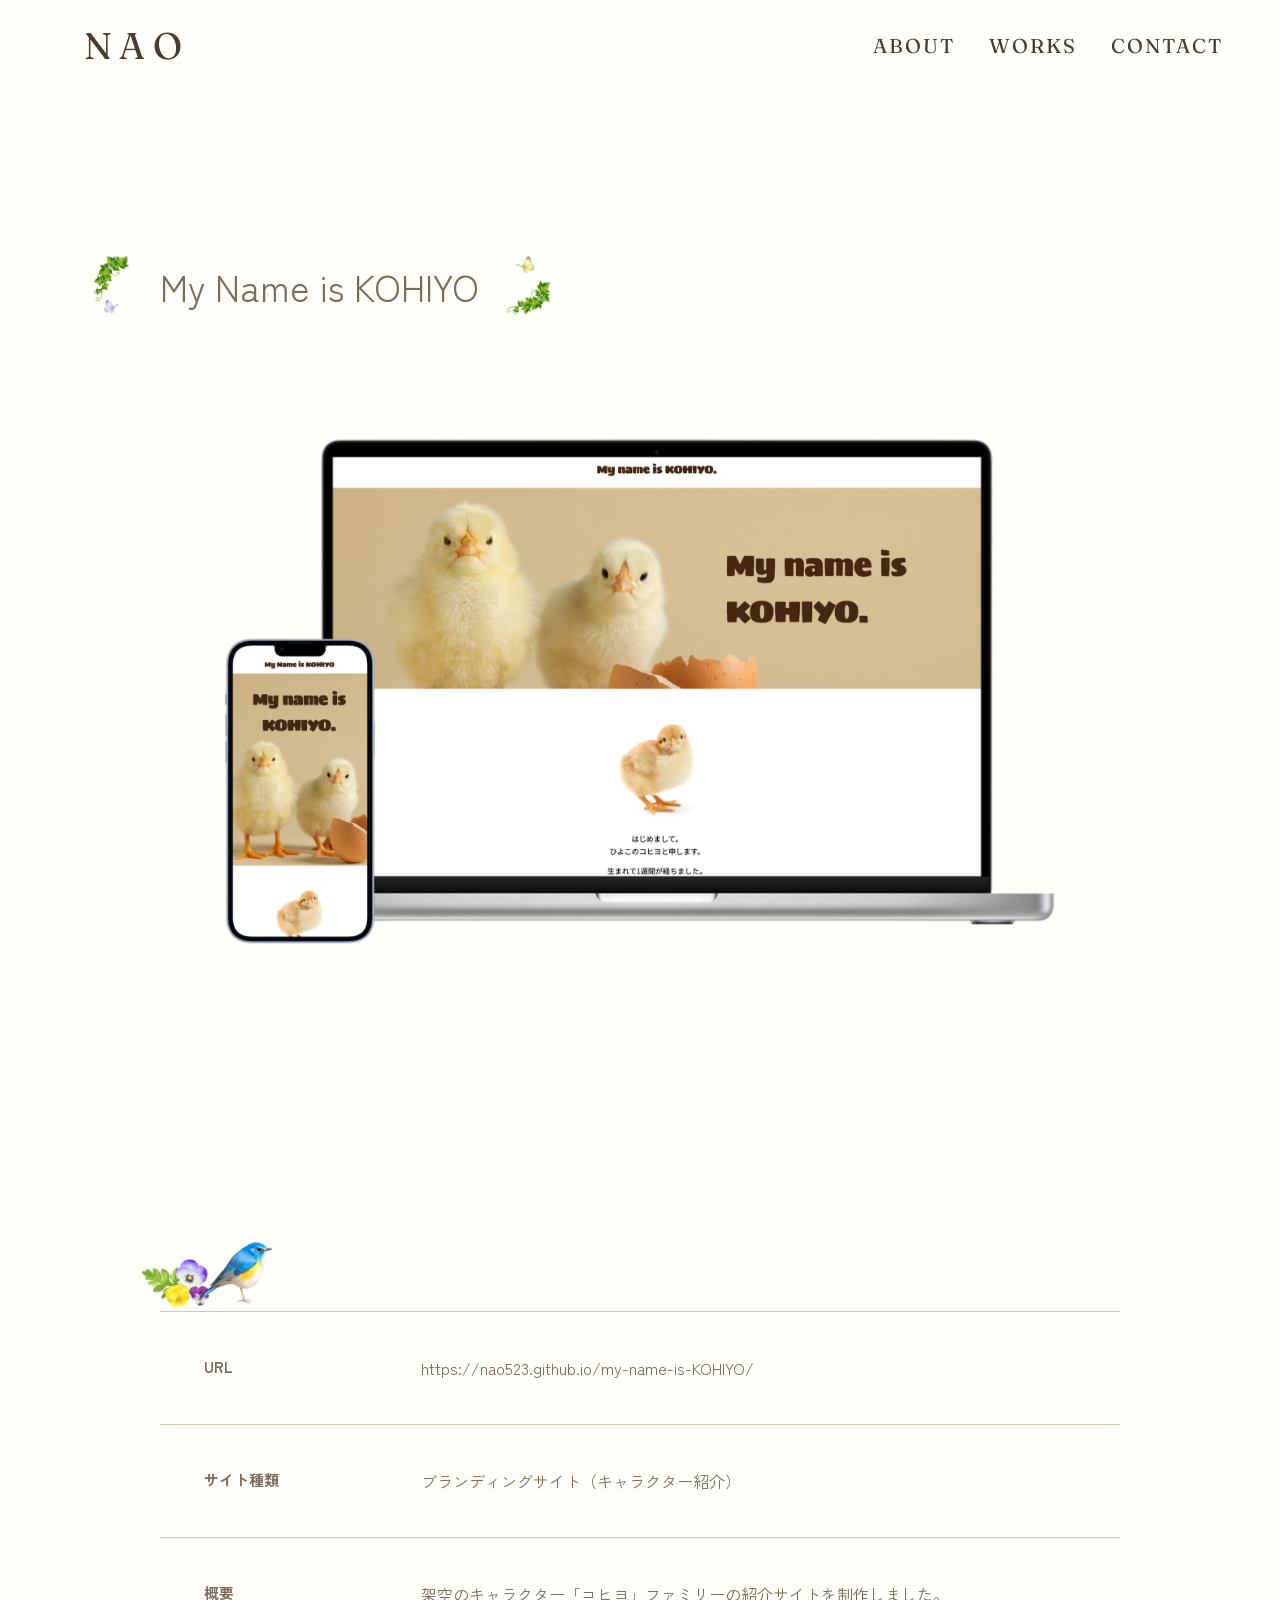
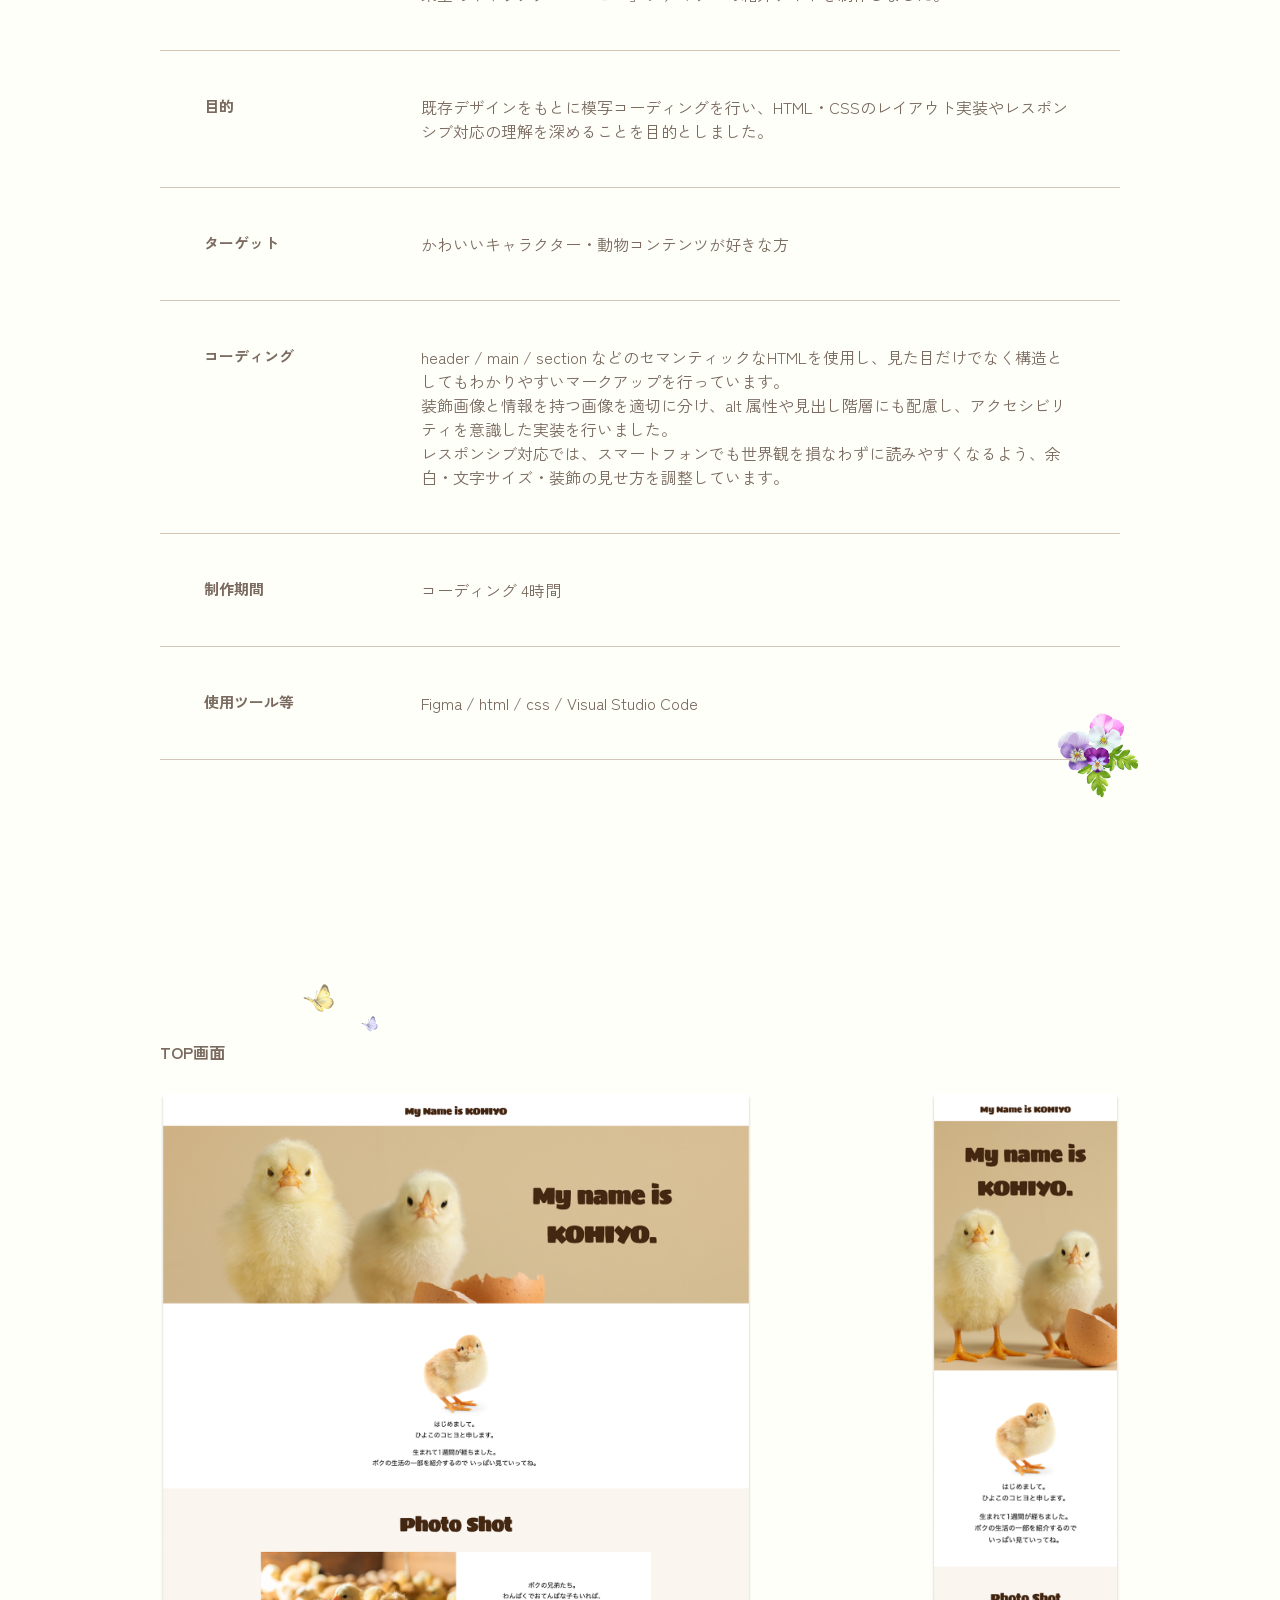
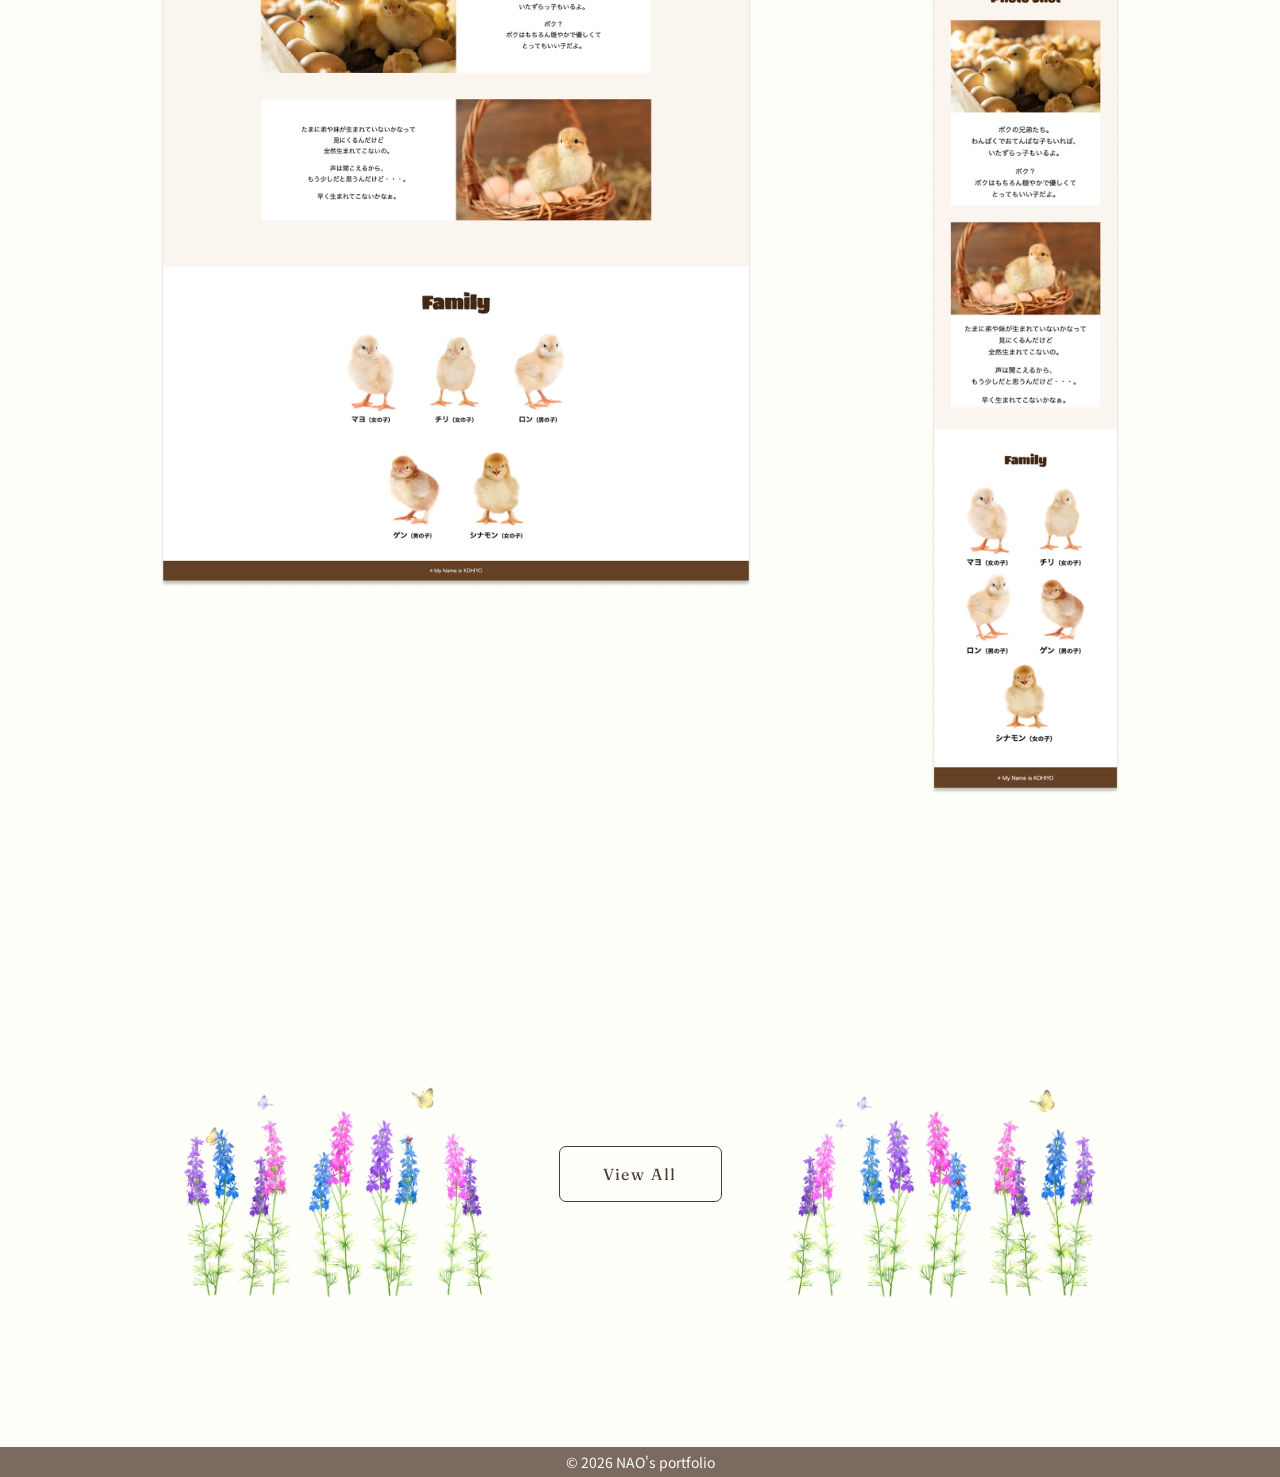
<file: works/my-name-is-KOHIYO/index.html>
<!DOCTYPE html>
<html lang="ja">
<head>
  <meta charset="UTF-8">
  <meta name="viewport" content="width=device-width, initial-scale=1.0">
  <title>My Name is KOHIYO | NAO's portfolio</title>
  <meta name="description" content="キャラクター「KOHIYO」を紹介するブランディングサイトを制作しました。世界観や個性が伝わるよう、遊び心のあるデザインとやわらかな表現で構成し、親しみやすいサイトに仕上げています。">
  <meta property="og:title" content="My Name is KOHIYO | NAO's portfolio">
  <meta property="og:description" content="My name is KOHIYO のブランディングサイト。キャラクターの魅力や世界観が自然に伝わるよう、遊び心と親しみやすさを意識して制作しました。">
  <meta property="og:image" content="https://nao523.github.io/nao-portfolio/img/OGP.png">
  <meta property="og:url" content="https://nao523.github.io/nao-portfolio/">
  <meta property="og:type" content="website">
  <meta property="og:site_name" content="My Name is KOHIYO | NAO's portfolio">
  <meta name="twitter:card" content="summary_large_image">
  <link rel="icon" href="../../img/favicon.ico">
  <link rel="icon" href="../../img/favicon.png" type="image/png">
  <link rel="stylesheet" href="../../css/reset.css" />
  <link rel="stylesheet" href="../../css/style.css">
  <link rel="preconnect" href="https://fonts.googleapis.com">
  <link rel="preconnect" href="https://fonts.gstatic.com" crossorigin>
  <link href="https://fonts.googleapis.com/css2?family=Fraunces:ital,opsz,wght@0,9..144,100..900;1,9..144,100..900&family=Zen+Kaku+Gothic+New&family=Noto+Sans+JP:wght@100..900&display=swap" rel="stylesheet">
</head>
<body>
  <header>
    <div class="header">
      <div class="header_logo">
        <a href="../../index.html">NAO</a>
      </div>
      <button type="button" class="hamburger" aria-controls="global-nav" aria-expanded="false" aria-label="メニューを開く">
        <span class="visually-hidden">メニューを開く</span>
        <span class="line line1"></span>
        <span class="line line2"></span>
        <span class="line line3"></span>
      </button>
      <nav class="header_nav" id="global-nav">
        <div class="nav_images">
          <img src="../../img/nav1.png" alt="ネモフィラとミツバチ" class="nav_image nav_image1">
          <img src="../../img/nav2.png" alt="ネモフィラとルリビタキ" class="nav_image nav_image2">
        </div>
        <ul class="header_nav_list">
          <li class="header_nav_item"><a href="../../about/index.html">ABOUT</a></li>
          <li class="header_nav_item"><a href="../index.html">WORKS</a></li>
          <li class="header_nav_item"><a href="../../contact/index.html">CONTACT</a></li>
        </ul>
      </nav>
    </div>
  </header>
  <main>
    <section class="main_visual_work">
      <h1 class="main_visual_work_title">
        My Name is KOHIYO
      </h1>
      <figure class="main_visual_work_figure">
        <picture>
        <source 
          srcset="../../img/my_name_is_KOHIYO_sp.png"
          width="390"
          height="350"
          media="(max-width: 1023px)">
        <img
          src="../../img/my_name_is_KOHIYO.png"
          alt="My Name is KOHIYOのトップページ"
          width="1120"
          height="672">
      </picture>
      </figure>
    </section>
    <section class="work_description">
      <h2 class="visually-hidden">作品説明</h2>
      <ul class="work_description_list">
        <li class="work_description_item">
          <p class="work_description_label">URL</p>
          <p class="work_description_text">
            <a href="https://nao523.github.io/my-name-is-KOHIYO/" target="_blank" rel="noopener noreferrer">
              https://nao523.github.io/my-name-is-KOHIYO/
            </a>
          </p>
        </li>
        <li class="work_description_item">
          <p class="work_description_label">サイト種類</p>
          <p class="work_description_text">
            ブランディングサイト（キャラクター紹介）
          </p>
        </li>
        <li class="work_description_item">
          <p class="work_description_label">概要</p>
          <p class="work_description_text">
            架空のキャラクター「コヒヨ」ファミリーの紹介サイトを制作しました。
          </p>
        </li>
        <li class="work_description_item">
          <p class="work_description_label">目的</p>
          <p class="work_description_text">
            既存デザインをもとに模写コーディングを行い、HTML・CSSのレイアウト実装やレスポンシブ対応の理解を深めることを目的としました。
          </p>
        </li>
        <li class="work_description_item">
          <p class="work_description_label">ターゲット</p>
          <p class="work_description_text">
            かわいいキャラクター・動物コンテンツが好きな方
          </p>
        </li>
        <li class="work_description_item">
          <p class="work_description_label">コーディング</p>
          <p class="work_description_text">
            header / main / section などのセマンティックなHTMLを使用し、見た目だけでなく構造としてもわかりやすいマークアップを行っています。<br>
            装飾画像と情報を持つ画像を適切に分け、alt 属性や見出し階層にも配慮し、アクセシビリティを意識した実装を行いました。<br>
            レスポンシブ対応では、スマートフォンでも世界観を損なわずに読みやすくなるよう、余白・文字サイズ・装飾の見せ方を調整しています。
          </p>
        </li>
        <li class="work_description_item">
          <p class="work_description_label">制作期間</p>
          <p class="work_description_text">
            コーディング   4時間<br>
          </p>
        </li>
        <li class="work_description_item">
          <p class="work_description_label">使用ツール等</p>
          <p class="work_description_text">
            Figma / html / css /  Visual Studio Code
          </p>
        </li>
      </ul>
    </section>
    <section class="work_screen_image">
      <h2 class="visually-hidden">作品の画面イメージ</h2>
      <div class="work_screen_image_container">
        <h3 class="work_screen_image_title">
          TOP画面
        </h3>
        <div class="work_screen_image_wrapper">
          <figure>
            <img
              src="../../img/my_name_is_KOHIYO_image1.png"
              alt="My Name is KOHIYOのトップページ"
              width="721"
              height="1338">
          </figure>
          <figure class="sp-img">
            <img
              src="../../img/my_name_is_KOHIYO_image1_sp.png"
              alt="My Name is KOHIYOのトップページ（SP）"
              width="230"
              height="1630">
          </figure>
        </div>
      </div>
      <a href="../index.html" class="btn btn--work">
        <span class="btn_inner_work">View All</span>
      </a>
    </section>
  </main>
  <a href="#" class="to_top">
    <img src="../../img/top.png" alt="TOPへ戻る">
  </a>
  <footer class="footer">
    <p class="footer_text">© 2026 NAO's portfolio</p>
  </footer>
  <script src="../../js/main.js" defer></script>
</body>
</html>
</file>
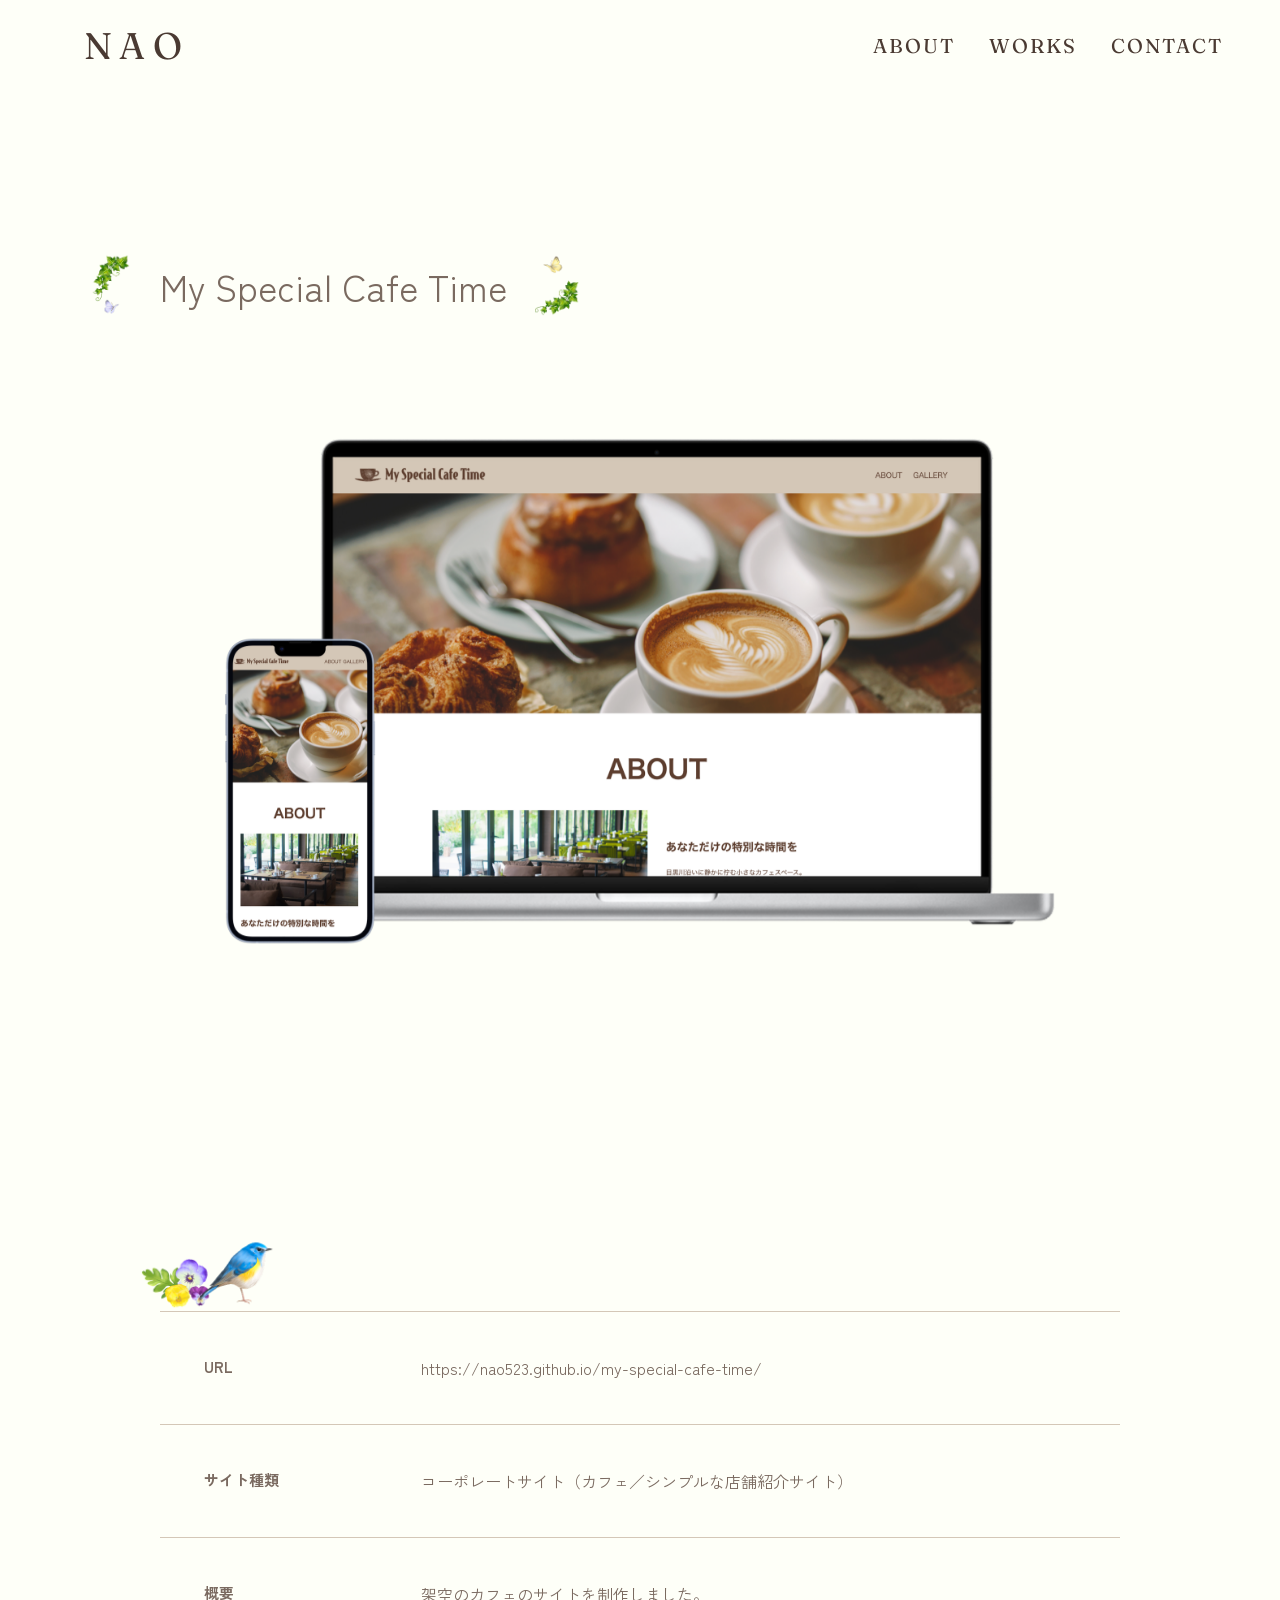
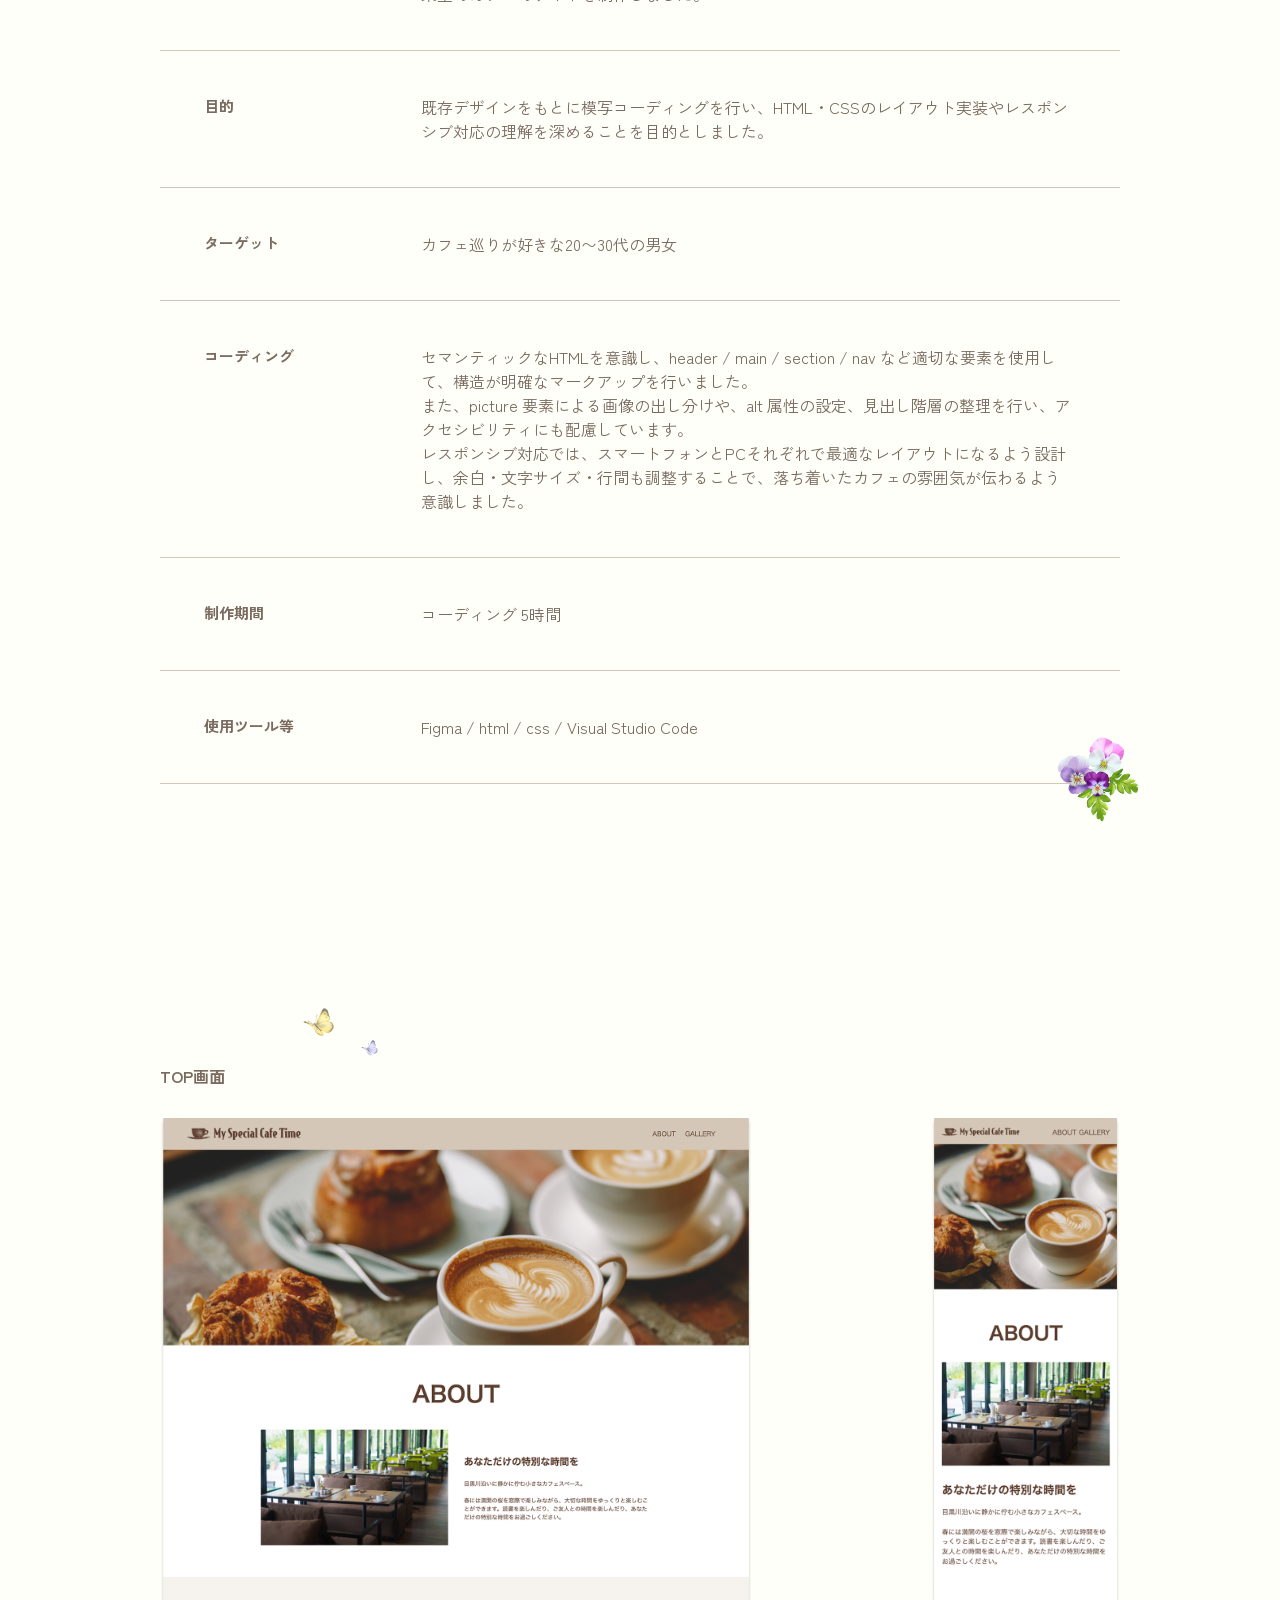
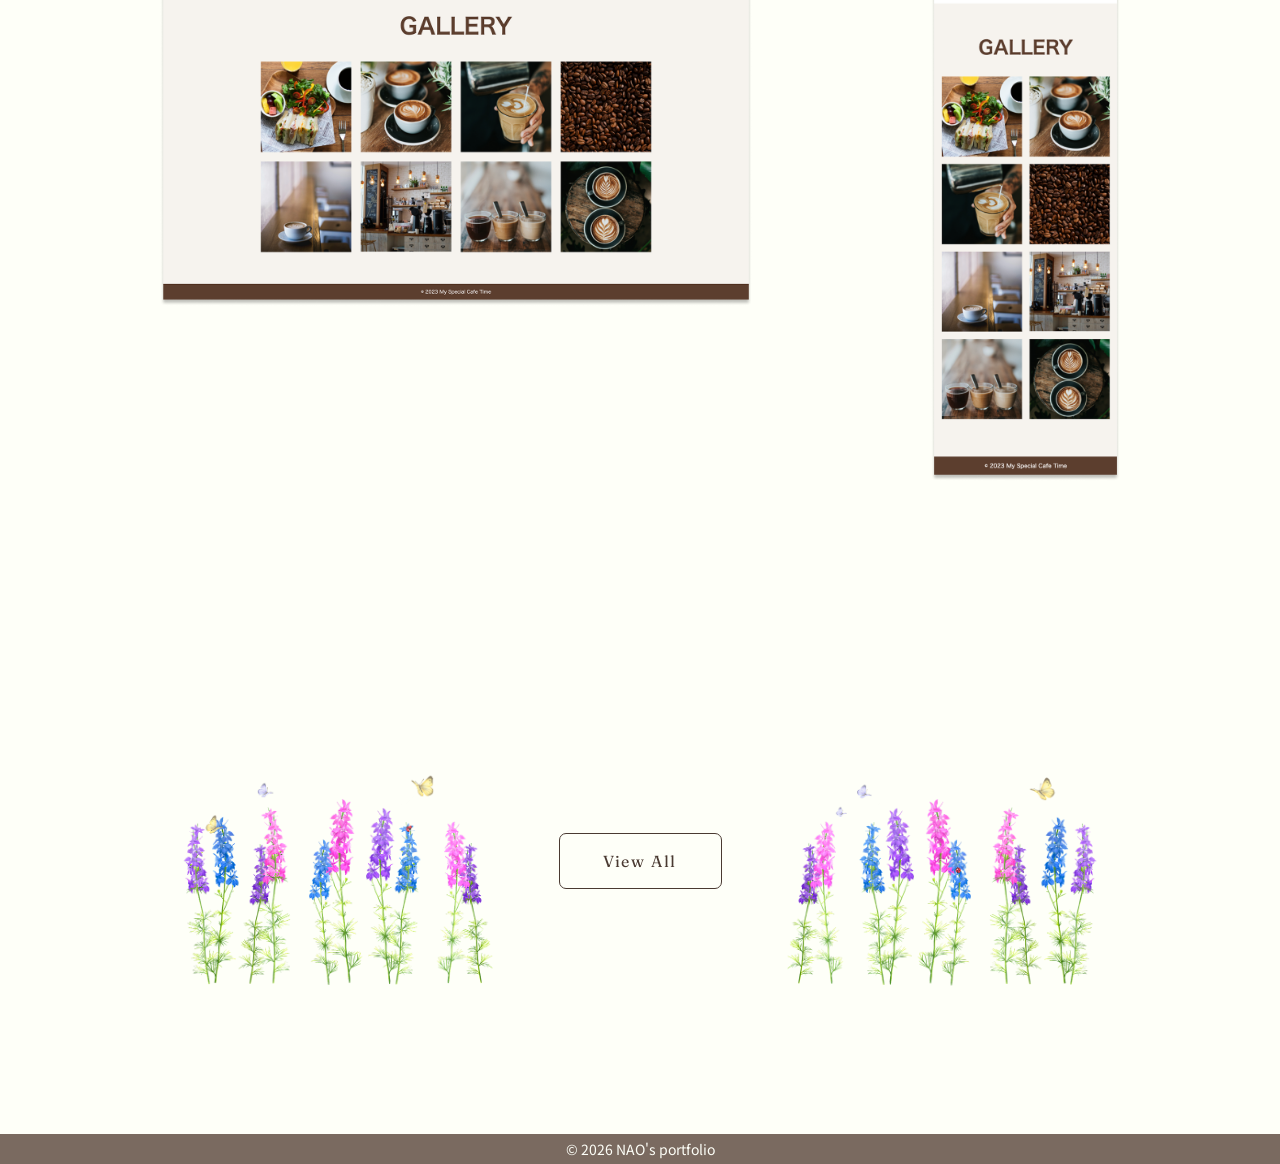
<file: works/my-special-cafe-time/index.html>
<!DOCTYPE html>
<html lang="ja">
<head>
  <meta charset="UTF-8">
  <meta name="viewport" content="width=device-width, initial-scale=1.0">
  <title>My Special Cafe Time | NAO's portfolio</title>
  <meta name="description" content="カフェサイト「My Special Cafe Time」のコーポレートサイトを制作しました。シンプルな店舗紹介サイトとして、落ち着いた雰囲気と居心地の良さが伝わるよう、やわらかく温かみのあるデザインとなっています。">
  <meta property="og:title" content="My Special Cafe Time | NAO's portfolio">
  <meta property="og:description" content="My Special Cafe Time のコーポレートサイト。店舗の雰囲気や魅力が自然に伝わるよう、シンプルで温かみのあるデザインで制作しました。">
  <meta property="og:image" content="https://nao523.github.io/nao-portfolio/img/OGP.png">
  <meta property="og:url" content="https://nao523.github.io/nao-portfolio/">
  <meta property="og:type" content="website">
  <meta property="og:site_name" content="My Special Cafe Time | NAO's portfolio">
  <meta name="twitter:card" content="summary_large_image">
  <link rel="icon" href="../../img/favicon.ico">
  <link rel="icon" href="../../img/favicon.png" type="image/png">
  <link rel="stylesheet" href="../../css/reset.css" />
  <link rel="stylesheet" href="../../css/style.css">
  <link rel="preconnect" href="https://fonts.googleapis.com">
  <link rel="preconnect" href="https://fonts.gstatic.com" crossorigin>
  <link href="https://fonts.googleapis.com/css2?family=Fraunces:ital,opsz,wght@0,9..144,100..900;1,9..144,100..900&family=Zen+Kaku+Gothic+New&family=Noto+Sans+JP:wght@100..900&display=swap" rel="stylesheet">
</head>
<body>
  <header>
    <div class="header">
      <div class="header_logo">
        <a href="../../index.html">NAO</a>
      </div>
      <button type="button" class="hamburger" aria-controls="global-nav" aria-expanded="false" aria-label="メニューを開く">
        <span class="visually-hidden">メニューを開く</span>
        <span class="line line1"></span>
        <span class="line line2"></span>
        <span class="line line3"></span>
      </button>
      <nav class="header_nav" id="global-nav">
        <div class="nav_images">
          <img src="../../img/nav1.png" alt="ネモフィラとミツバチ" class="nav_image nav_image1">
          <img src="../../img/nav2.png" alt="ネモフィラとルリビタキ" class="nav_image nav_image2">
        </div>
        <ul class="header_nav_list">
          <li class="header_nav_item"><a href="../../about/index.html">ABOUT</a></li>
          <li class="header_nav_item"><a href="../index.html">WORKS</a></li>
          <li class="header_nav_item"><a href="../../contact/index.html">CONTACT</a></li>
        </ul>
      </nav>
    </div>
  </header>
  <main>
    <section class="main_visual_work">
      <h1 class="main_visual_work_title">
        My Special Cafe Time
      </h1>
      <figure class="main_visual_work_figure">
        <picture>
        <source 
          srcset="../../img/my_special_cafe_time_sp.png"
          width="390"
          height="350"
          media="(max-width: 1023px)">
        <img
          src="../../img/my_special_cafe_time.png"
          alt="My Special Cafe Timeのトップページ"
          width="1120"
          height="672">
      </picture>
      </figure>
    </section>
    <section class="work_description">
      <h2 class="visually-hidden">作品説明</h2>
      <ul class="work_description_list">
        <li class="work_description_item">
          <p class="work_description_label">URL</p>
          <p class="work_description_text">
            <a href="https://nao523.github.io/my-special-cafe-time/" target="_blank" rel="noopener noreferrer">
              https://nao523.github.io/my-special-cafe-time/
            </a>
          </p>
        </li>
        <li class="work_description_item">
          <p class="work_description_label">サイト種類</p>
          <p class="work_description_text">
            コーポレートサイト（カフェ／シンプルな店舗紹介サイト）
          </p>
        </li>
        <li class="work_description_item">
          <p class="work_description_label">概要</p>
          <p class="work_description_text">
            架空のカフェのサイトを制作しました。
          </p>
        </li>
        <li class="work_description_item">
          <p class="work_description_label">目的</p>
          <p class="work_description_text">
            既存デザインをもとに模写コーディングを行い、HTML・CSSのレイアウト実装やレスポンシブ対応の理解を深めることを目的としました。
          </p>
        </li>
        <li class="work_description_item">
          <p class="work_description_label">ターゲット</p>
          <p class="work_description_text">
            カフェ巡りが好きな20〜30代の男女
          </p>
        </li>
        <li class="work_description_item">
          <p class="work_description_label">コーディング</p>
          <p class="work_description_text">
            セマンティックなHTMLを意識し、header / main / section / nav など適切な要素を使用して、構造が明確なマークアップを行いました。<br>
            また、picture 要素による画像の出し分けや、alt 属性の設定、見出し階層の整理を行い、アクセシビリティにも配慮しています。<br>
            レスポンシブ対応では、スマートフォンとPCそれぞれで最適なレイアウトになるよう設計し、余白・文字サイズ・行間も調整することで、落ち着いたカフェの雰囲気が伝わるよう意識しました。
          </p>
        </li>
        <li class="work_description_item">
          <p class="work_description_label">制作期間</p>
          <p class="work_description_text">
            コーディング   5時間<br>
          </p>
        </li>
        <li class="work_description_item">
          <p class="work_description_label">使用ツール等</p>
          <p class="work_description_text">
            Figma / html / css /  Visual Studio Code
          </p>
        </li>
      </ul>
    </section>
    <section class="work_screen_image">
      <h2 class="visually-hidden">作品の画面イメージ</h2>
      <div class="work_screen_image_container">
        <h3 class="work_screen_image_title">
          TOP画面
        </h3>
        <div class="work_screen_image_wrapper">
          <figure>
            <img
              src="../../img/my_special_cafe_time_image1.png"
              alt="My Special Cafe Timeのトップページ"
              width="721"
              height="962">
          </figure>
          <figure class="sp-img">
            <img
              src="../../img/my_special_cafe_time_image1_sp.png"
              alt="My Special Cafe Timeのトップページ（SP）"
              width="230"
              height="1206">
          </figure>
        </div>
      </div>
      <a href="../index.html" class="btn btn--work">
        <span class="btn_inner_work">View All</span>
      </a>
    </section>
  </main>
  <a href="#" class="to_top">
    <img src="../../img/top.png" alt="TOPへ戻る">
  </a>
  <footer class="footer">
    <p class="footer_text">© 2026 NAO's portfolio</p>
  </footer>
  <script src="../../js/main.js" defer></script>
</body>
</html>
</file>
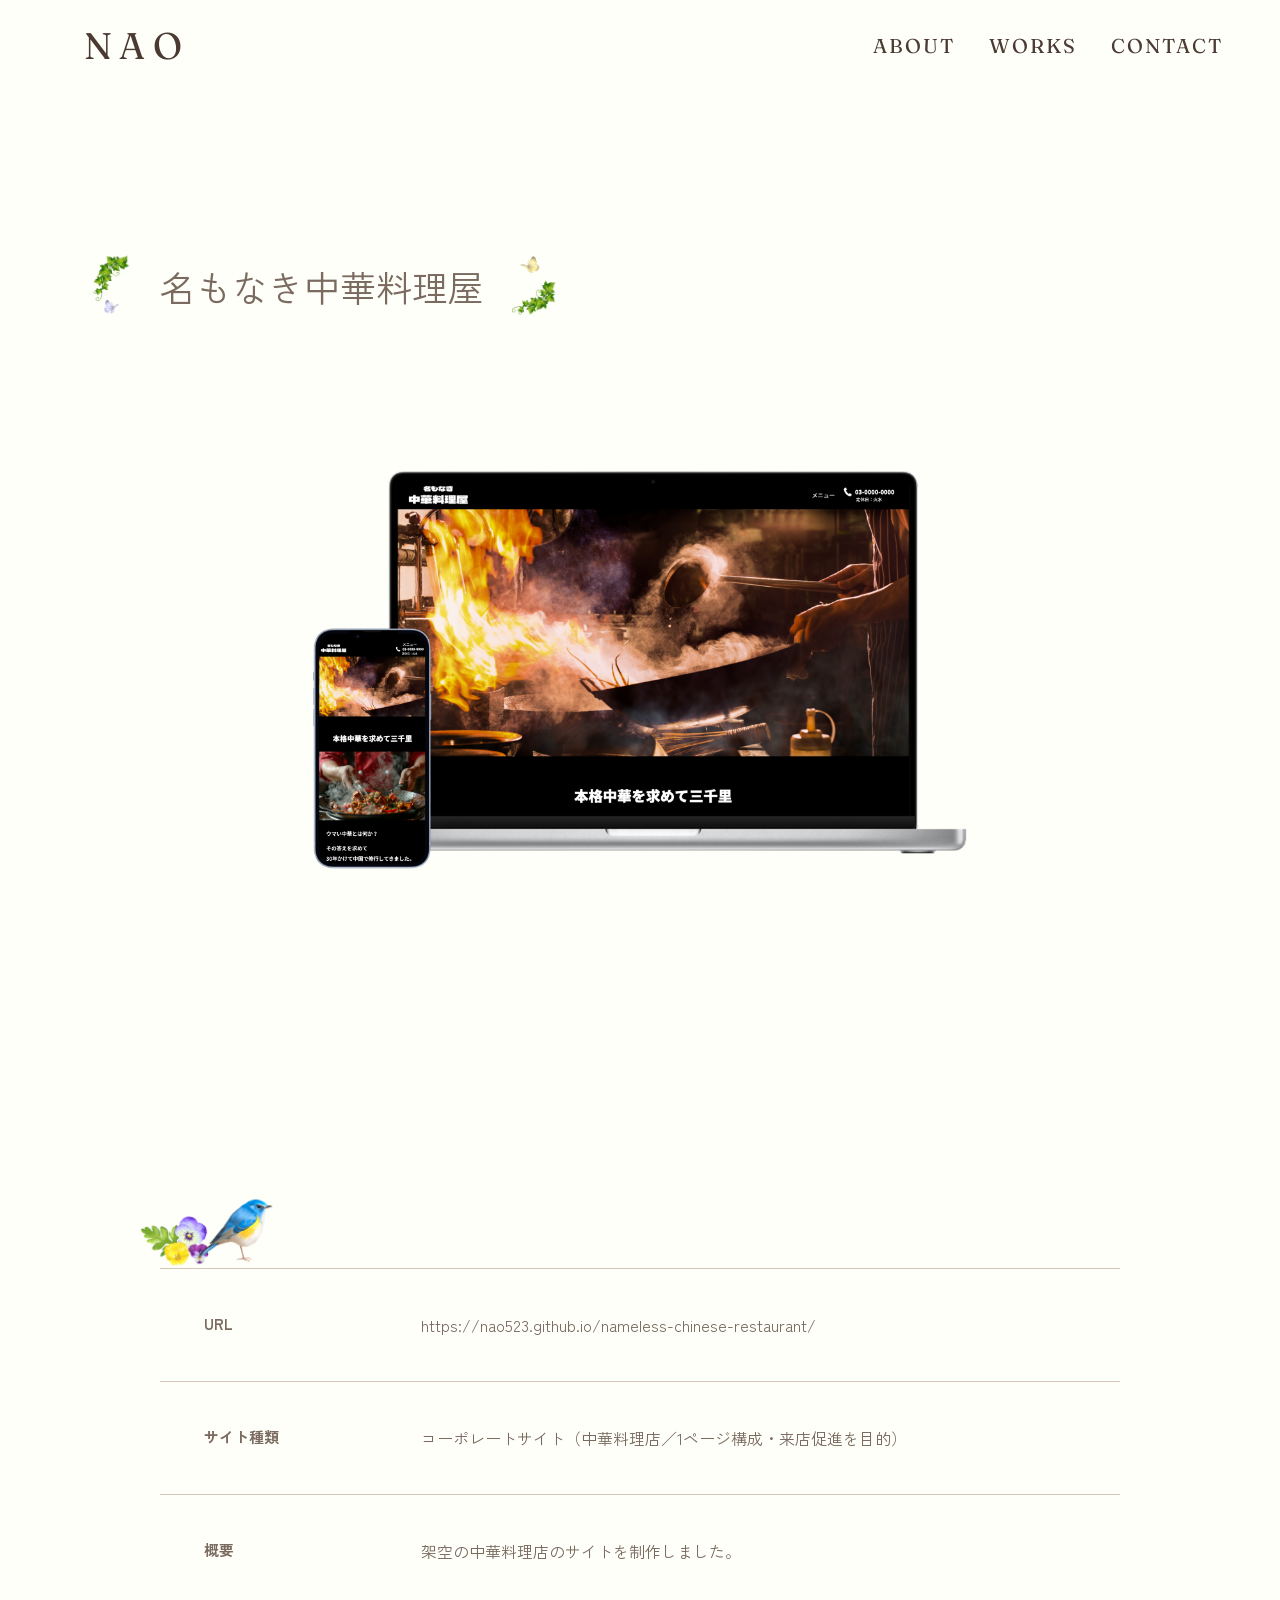
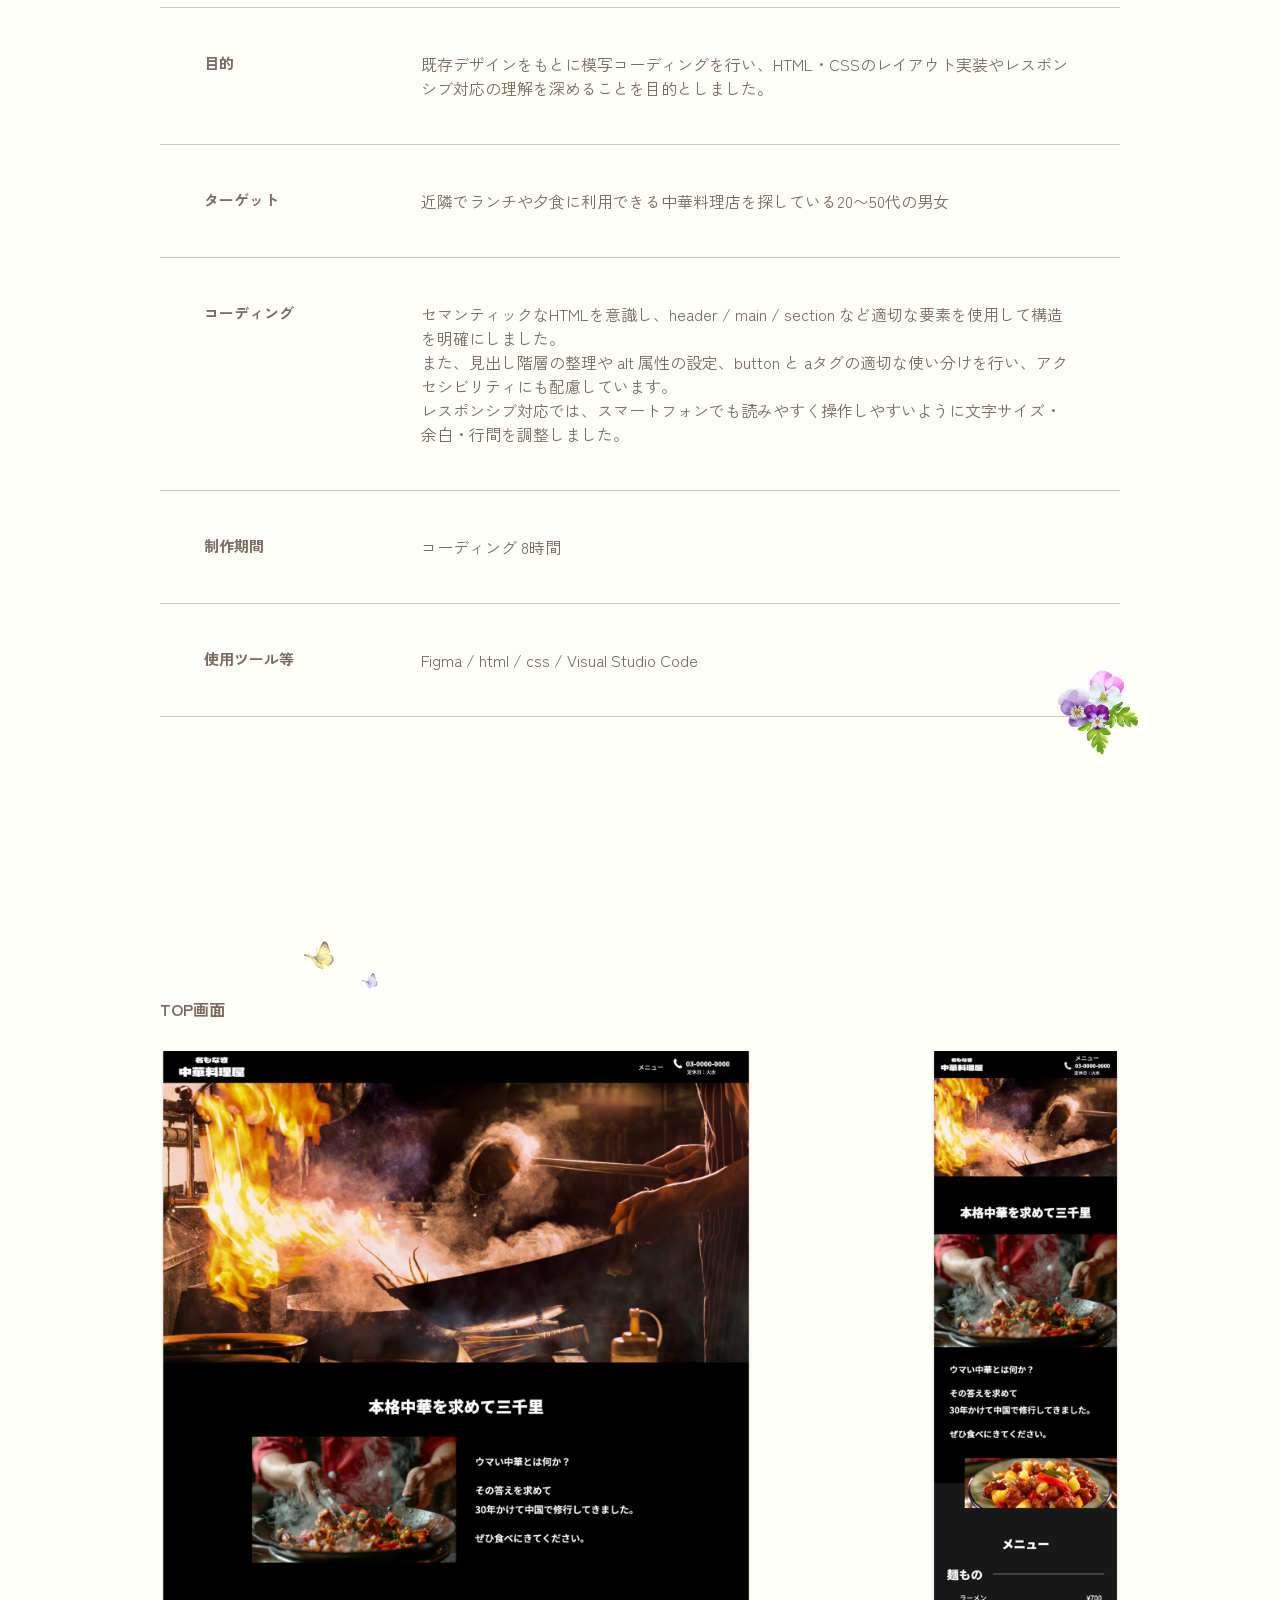
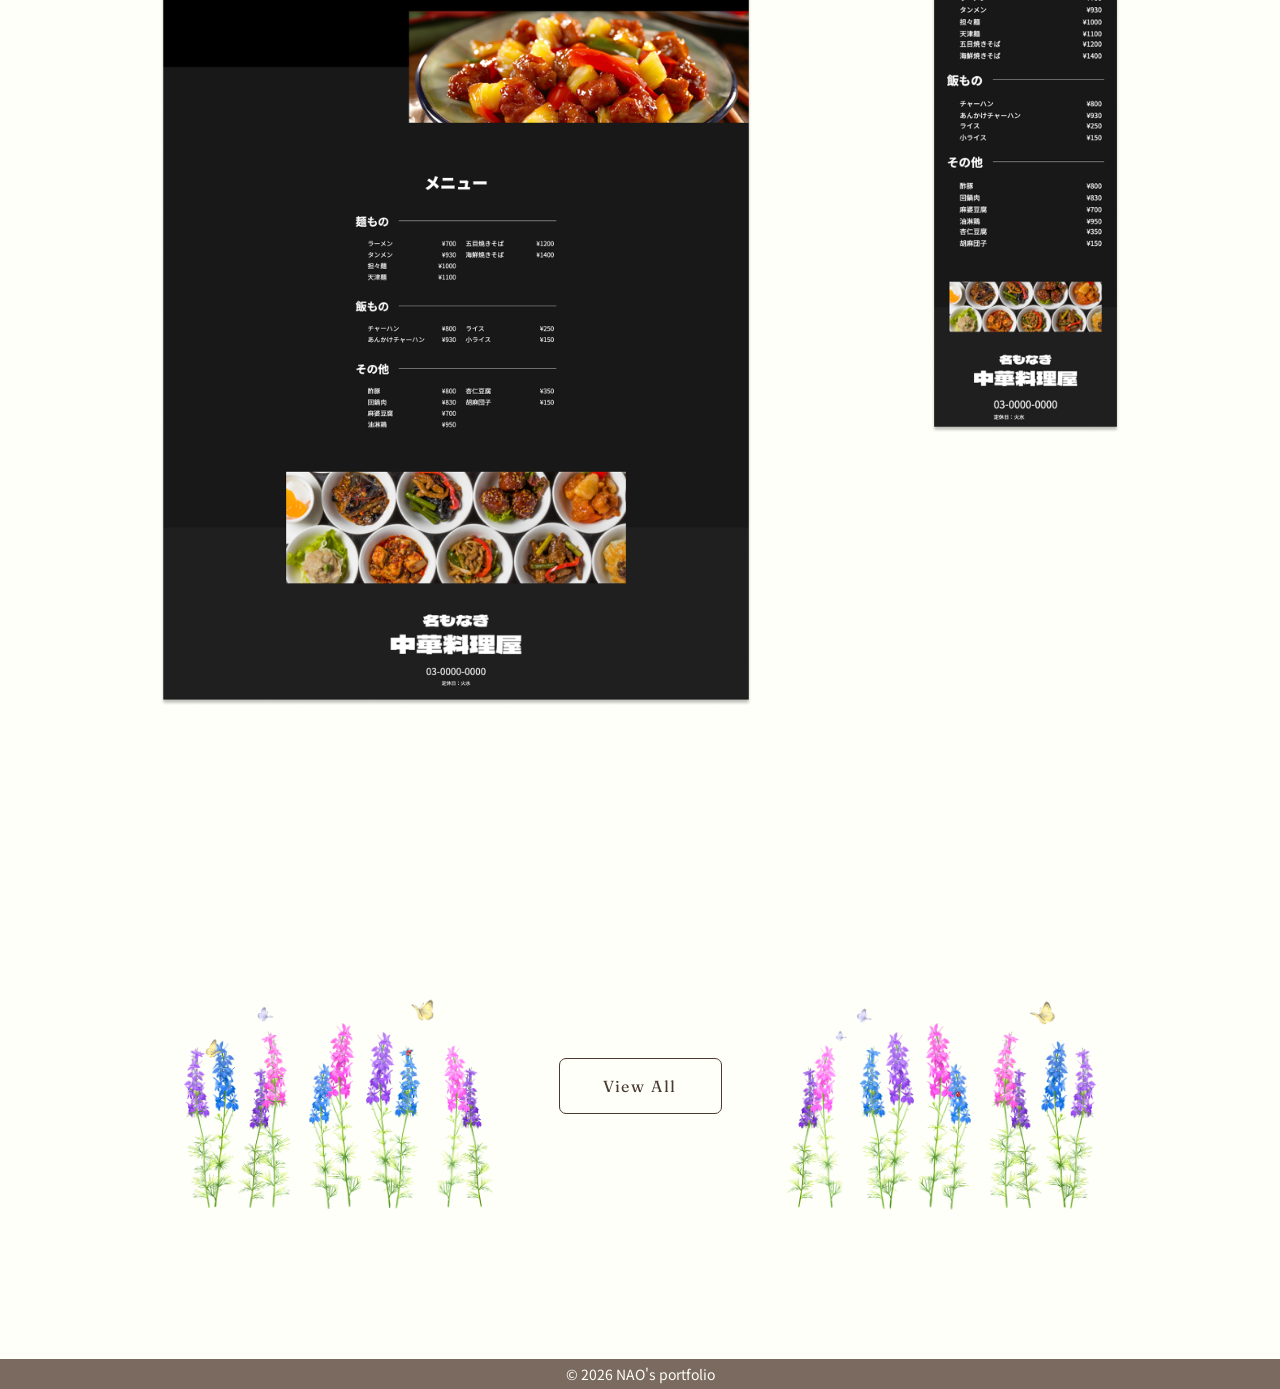
<file: works/nameless-chinese-restaurant/index.html>
<!DOCTYPE html>
<html lang="ja">
<head>
  <meta charset="UTF-8">
  <meta name="viewport" content="width=device-width, initial-scale=1.0">
  <title>名もなき中華料理屋 | NAO's portfolio</title>
  <meta name="description" content="中華料理店「名もなき中華料理屋」のコーポレートサイトを制作しました。来店促進を目的とした1ページ構成で、料理の魅力や店舗の雰囲気が伝わるようなデザインとなっています。">
  <meta property="og:title" content="名もなき中華料理屋 | NAO's portfolio">
  <meta property="og:description" content="名もなき中華料理屋のコーポレートサイト。料理の魅力や店舗の雰囲気を伝え、来店につながるよう設計した1ページ構成のサイトです。">
  <meta property="og:image" content="https://nao523.github.io/nao-portfolio/img/OGP.png">
  <meta property="og:url" content="https://nao523.github.io/nao-portfolio/">
  <meta property="og:type" content="website">
  <meta property="og:site_name" content="名もなき中華料理屋 | NAO's portfolio">
  <meta name="twitter:card" content="summary_large_image">
  <link rel="icon" href="../../img/favicon.ico">
  <link rel="icon" href="../../img/favicon.png" type="image/png">
  <link rel="stylesheet" href="../../css/reset.css" />
  <link rel="stylesheet" href="../../css/style.css">
  <link rel="preconnect" href="https://fonts.googleapis.com">
  <link rel="preconnect" href="https://fonts.gstatic.com" crossorigin>
  <link href="https://fonts.googleapis.com/css2?family=Fraunces:ital,opsz,wght@0,9..144,100..900;1,9..144,100..900&family=Zen+Kaku+Gothic+New&family=Noto+Sans+JP:wght@100..900&display=swap" rel="stylesheet">
</head>
<body>
  <header>
    <div class="header">
      <div class="header_logo">
        <a href="../../index.html">NAO</a>
      </div>
      <button type="button" class="hamburger" aria-controls="global-nav" aria-expanded="false" aria-label="メニューを開く">
        <span class="visually-hidden">メニューを開く</span>
        <span class="line line1"></span>
        <span class="line line2"></span>
        <span class="line line3"></span>
      </button>
      <nav class="header_nav" id="global-nav">
        <div class="nav_images">
          <img src="../../img/nav1.png" alt="ネモフィラとミツバチ" class="nav_image nav_image1">
          <img src="../../img/nav2.png" alt="ネモフィラとルリビタキ" class="nav_image nav_image2">
        </div>
        <ul class="header_nav_list">
          <li class="header_nav_item"><a href="../../about/index.html">ABOUT</a></li>
          <li class="header_nav_item"><a href="../index.html">WORKS</a></li>
          <li class="header_nav_item"><a href="../../contact/index.html">CONTACT</a></li>
        </ul>
      </nav>
    </div>
  </header>
  <main>
    <section class="main_visual_work">
      <h1 class="main_visual_work_title">
        名もなき中華料理屋
      </h1>
      <figure class="main_visual_work_figure">
        <picture>
        <source 
          srcset="../../img/nameless_chinese_restaurant_sp.png"
          width="390"
          height="350"
          media="(max-width: 1023px)">
        <img
          src="../../img/nameless_chinese_restaurant.png"
          alt="名もなき中華料理屋のトップページ"
          width="1120"
          height="672">
      </picture>
      </figure>
    </section>
    <section class="work_description">
      <h2 class="visually-hidden">作品説明</h2>
      <ul class="work_description_list">
        <li class="work_description_item">
          <p class="work_description_label">URL</p>
          <p class="work_description_text">
            <a href="https://nao523.github.io/nameless-chinese-restaurant/" target="_blank" rel="noopener noreferrer">
              https://nao523.github.io/nameless-chinese-restaurant/
            </a>
          </p>
        </li>
        <li class="work_description_item">
          <p class="work_description_label">サイト種類</p>
          <p class="work_description_text">
            コーポレートサイト（中華料理店／1ページ構成・来店促進を目的）
          </p>
        </li>
        <li class="work_description_item">
          <p class="work_description_label">概要</p>
          <p class="work_description_text">
            架空の中華料理店のサイトを制作しました。
          </p>
        </li>
        <li class="work_description_item">
          <p class="work_description_label">目的</p>
          <p class="work_description_text">
            既存デザインをもとに模写コーディングを行い、HTML・CSSのレイアウト実装やレスポンシブ対応の理解を深めることを目的としました。
          </p>
        </li>
        <li class="work_description_item">
          <p class="work_description_label">ターゲット</p>
          <p class="work_description_text">
            近隣でランチや夕食に利用できる中華料理店を探している20〜50代の男女
          </p>
        </li>
        <li class="work_description_item">
          <p class="work_description_label">コーディング</p>
          <p class="work_description_text">
            セマンティックなHTMLを意識し、header / main / section など適切な要素を使用して構造を明確にしました。<br>
           また、見出し階層の整理や alt 属性の設定、button と aタグの適切な使い分けを行い、アクセシビリティにも配慮しています。<br>
           レスポンシブ対応では、スマートフォンでも読みやすく操作しやすいように文字サイズ・余白・行間を調整しました。
          </p>
        </li>
        <li class="work_description_item">
          <p class="work_description_label">制作期間</p>
          <p class="work_description_text">
            コーディング   8時間<br>
          </p>
        </li>
        <li class="work_description_item">
          <p class="work_description_label">使用ツール等</p>
          <p class="work_description_text">
            Figma / html / css /  Visual Studio Code
          </p>
        </li>
      </ul>
    </section>
    <section class="work_screen_image">
      <h2 class="visually-hidden">作品の画面イメージ</h2>
      <div class="work_screen_image_container">
        <h3 class="work_screen_image_title">
          TOP画面
        </h3>
        <div class="work_screen_image_wrapper">
          <figure>
            <img
              src="../../img/nameless_chinese_restaurant_image1.png"
              alt="名もなき中華料理屋のトップページ"
              width="721"
              height="1537">
          </figure>
          <figure class="sp-img">
            <img
              src="../../img/nameless_chinese_restaurant_image1_sp.png"
              alt="名もなき中華料理屋のトップページ（SP）"
              width="230"
              height="1230">
          </figure>
        </div>
      </div>
      <a href="../index.html" class="btn btn--work">
        <span class="btn_inner_work">View All</span>
      </a>
    </section>
  </main>
  <a href="#" class="to_top">
    <img src="../../img/top.png" alt="TOPへ戻る">
  </a>
  <footer class="footer">
    <p class="footer_text">© 2026 NAO's portfolio</p>
  </footer>
  <script src="../../js/main.js" defer></script>
</body>
</html>
</file>
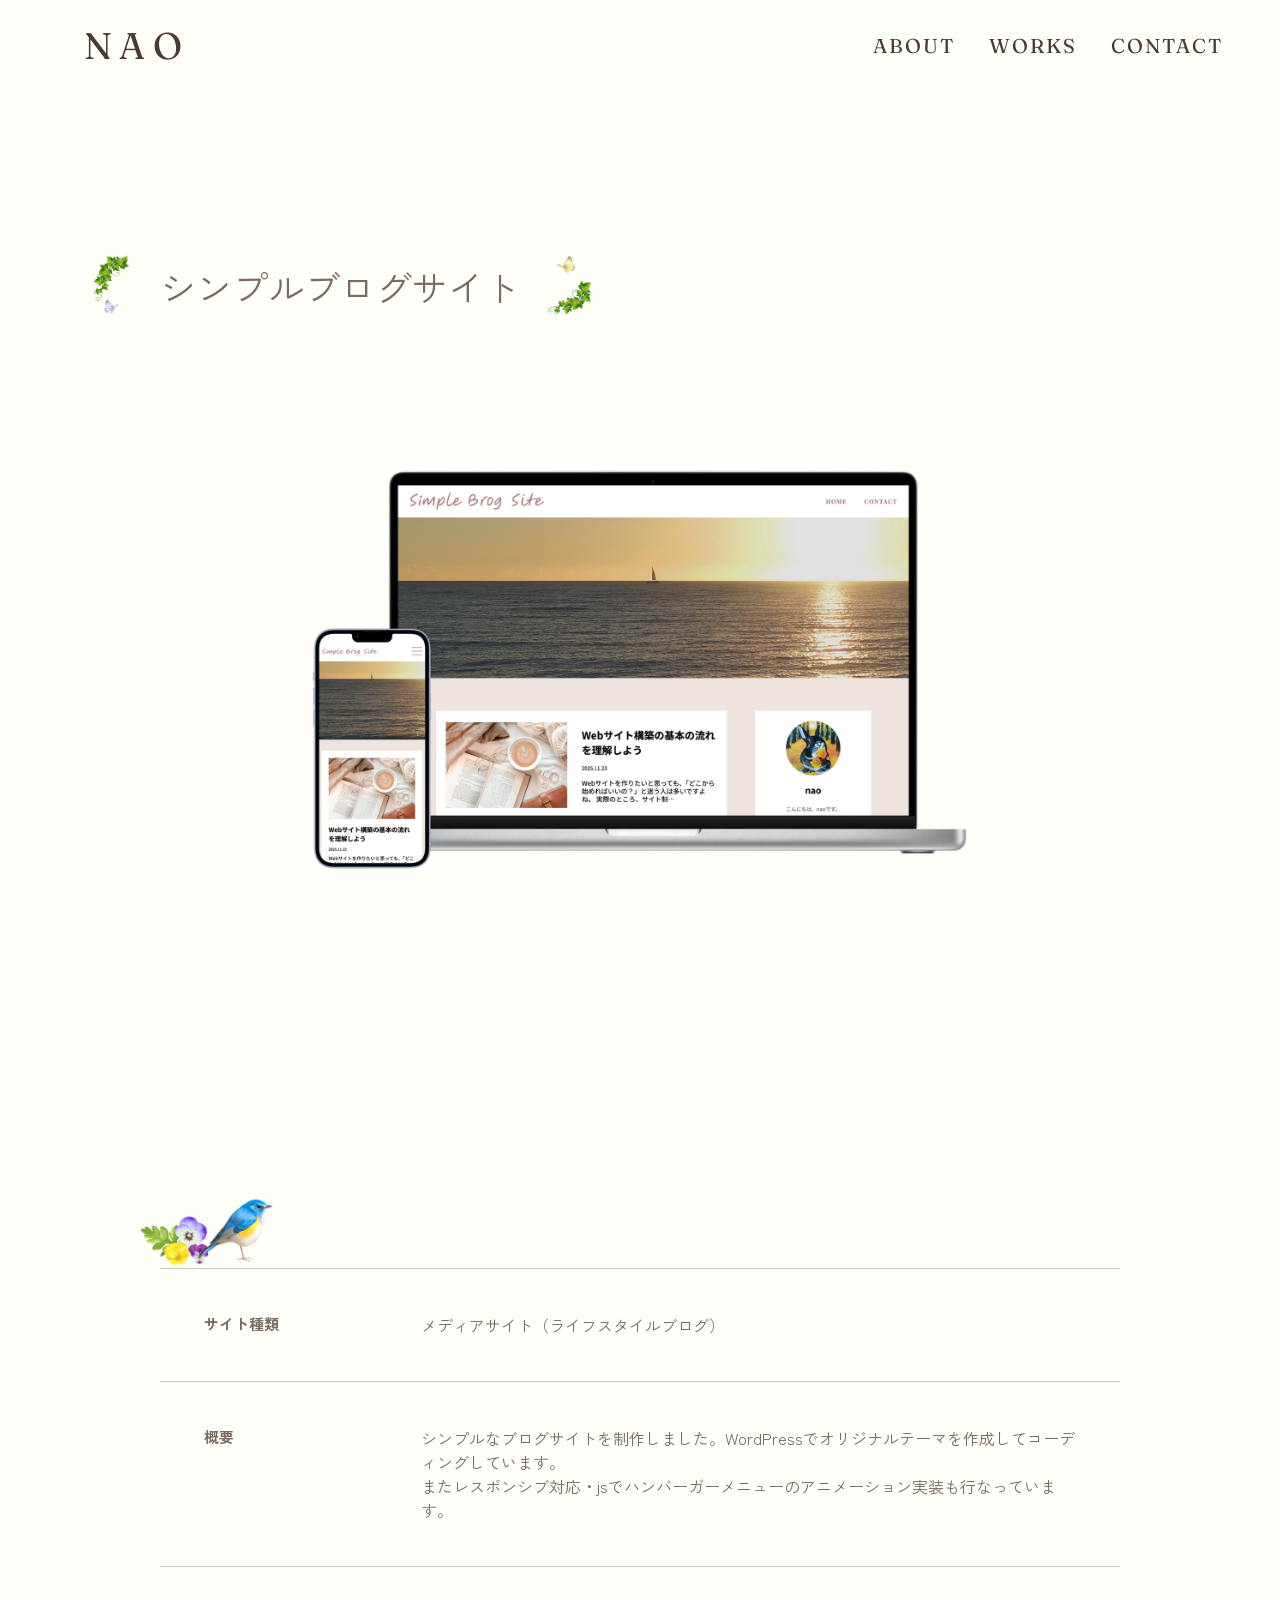
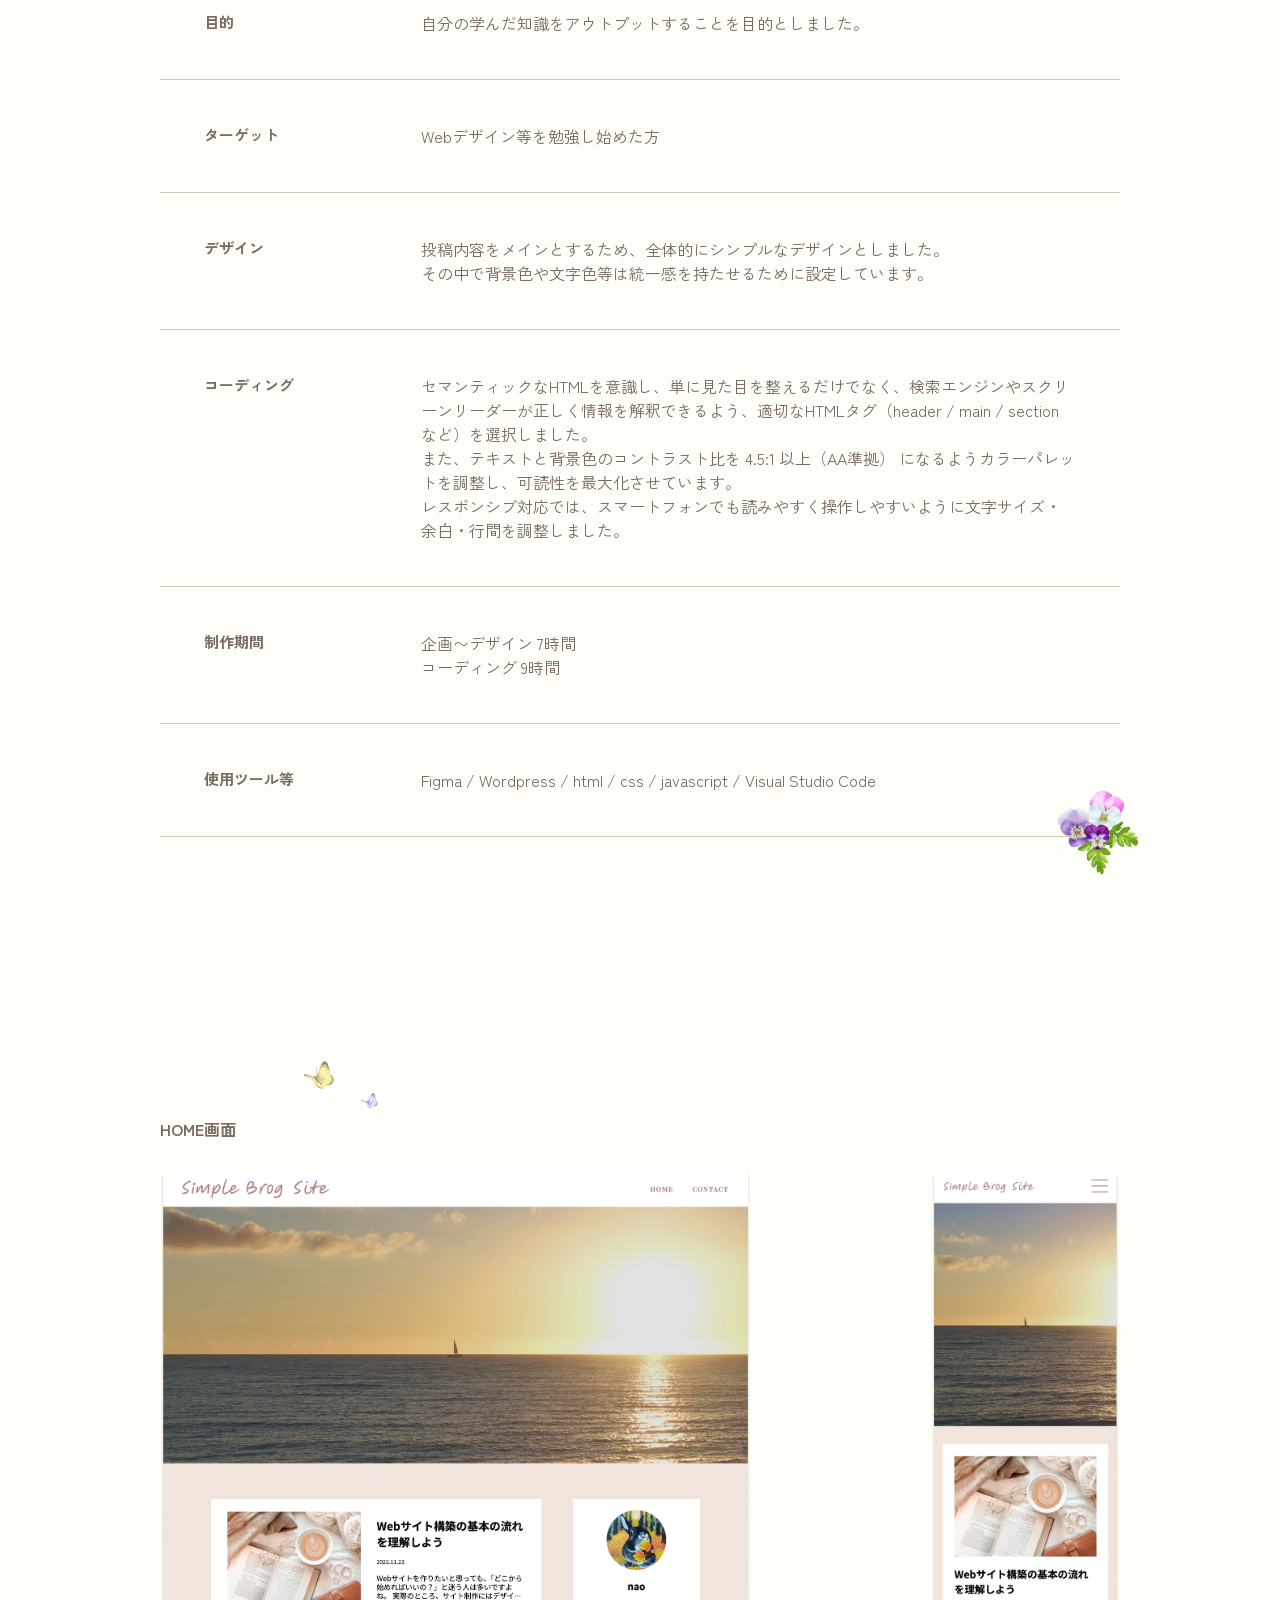
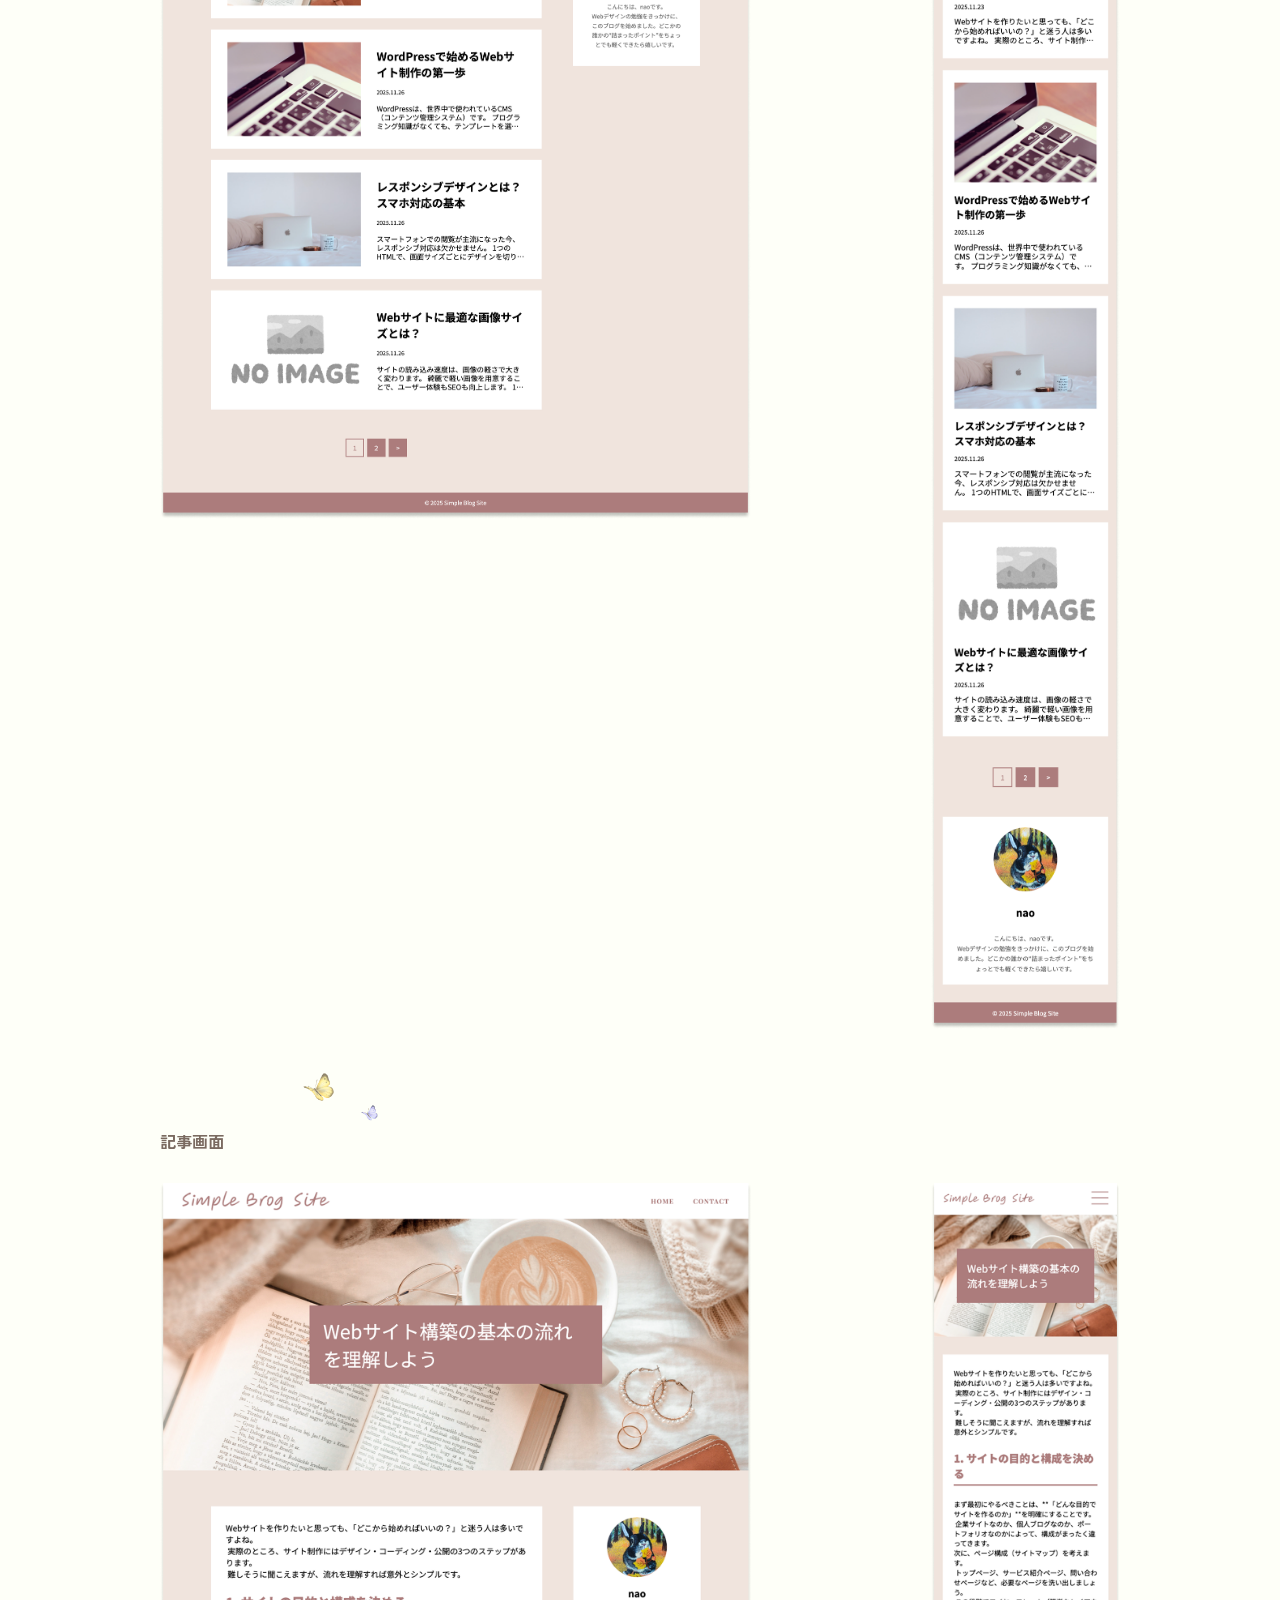
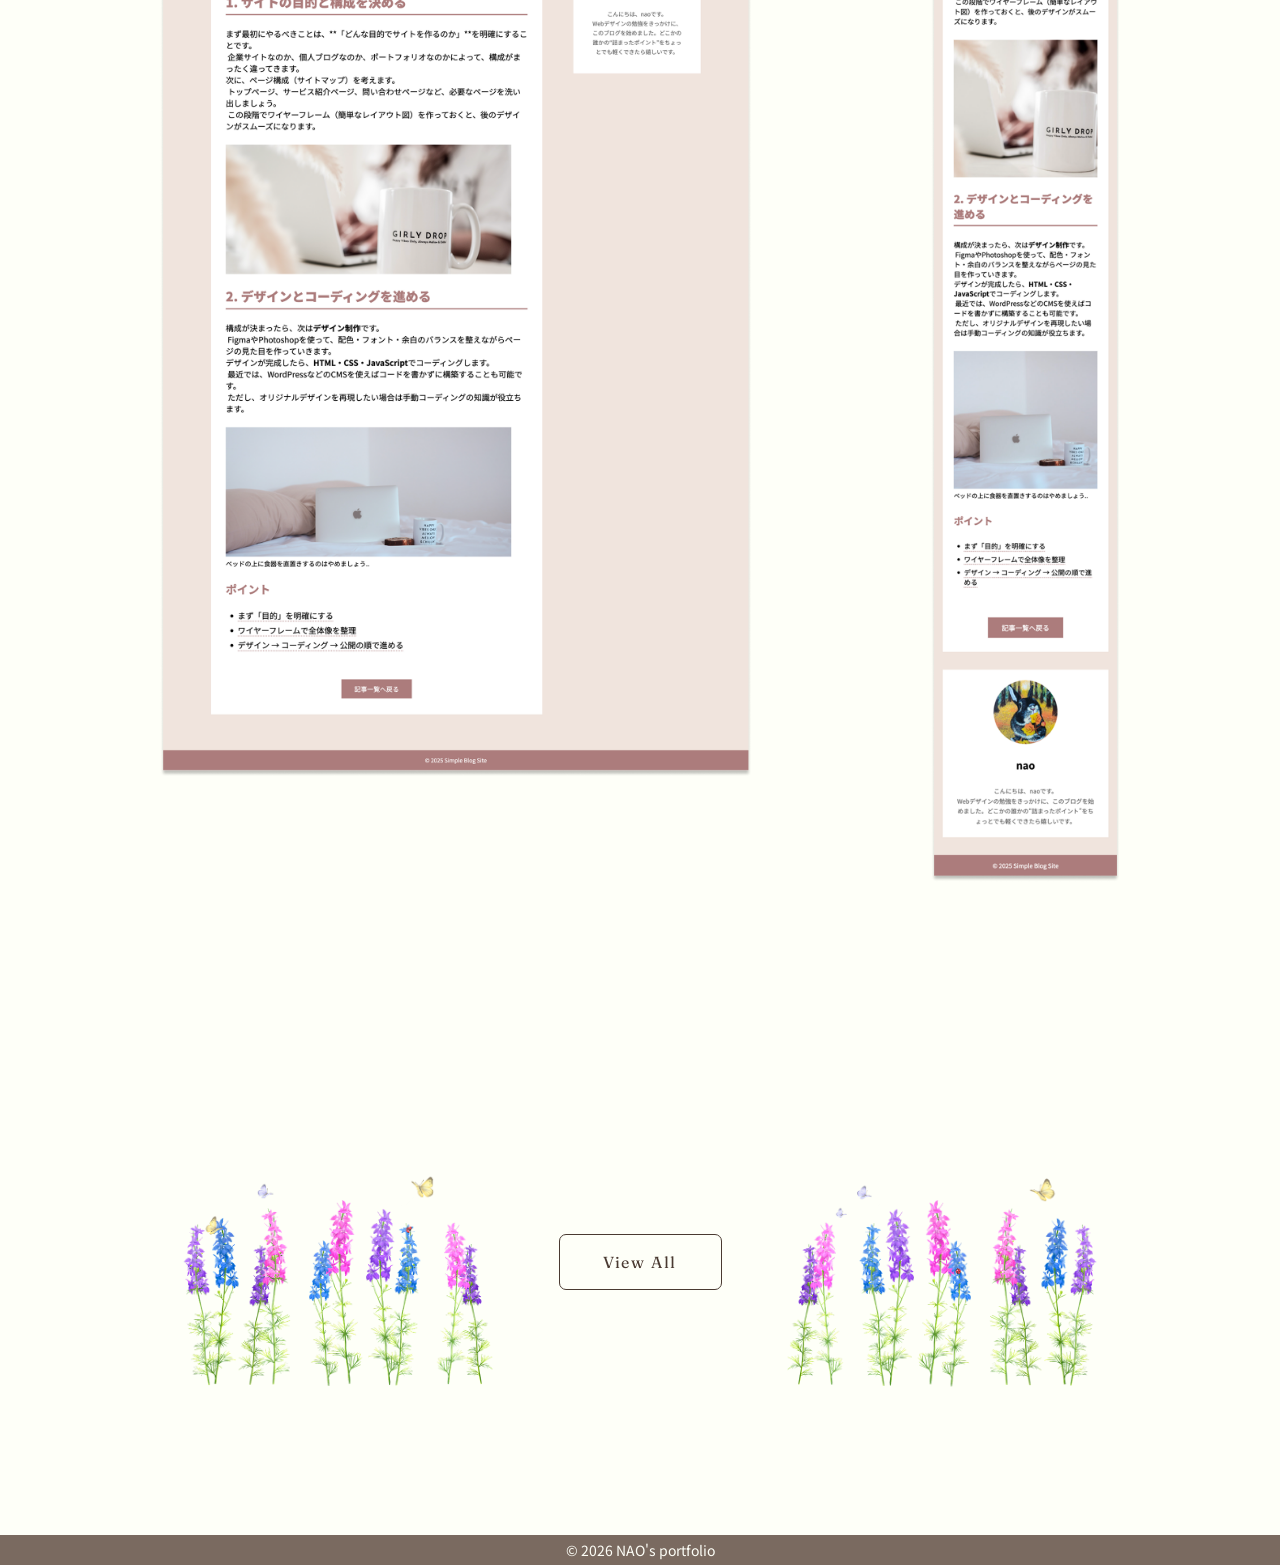
<file: works/simple-blog-site/index.html>
<!DOCTYPE html>
<html lang="ja">
<head>
  <meta charset="UTF-8">
  <meta name="viewport" content="width=device-width, initial-scale=1.0">
  <title>シンプルブログサイト | NAO's portfolio</title>
  <meta name="description" content="シンプルなデザインで読みやすさを重視したライフスタイルブログサイト。余白や配色を工夫し、コンテンツが引き立つ構成にしています。">
  <meta property="og:title" content="シンプルブログサイト | NAO's portfolio">
  <meta property="og:description" content="シンプルなデザインで読みやすさを重視したライフスタイルブログサイト。">
  <meta property="og:image" content="https://nao523.github.io/nao-portfolio/img/OGP.png">
  <meta property="og:url" content="https://nao523.github.io/nao-portfolio/">
  <meta property="og:type" content="website">
  <meta property="og:site_name" content="シンプルブログサイト | NAO's portfolio">
  <meta name="twitter:card" content="summary_large_image">
  <link rel="icon" href="../../img/favicon.ico">
  <link rel="icon" href="../../img/favicon.png" type="image/png">
  <link rel="stylesheet" href="../../css/reset.css" />
  <link rel="stylesheet" href="../../css/style.css">
  <link rel="preconnect" href="https://fonts.googleapis.com">
  <link rel="preconnect" href="https://fonts.gstatic.com" crossorigin>
  <link href="https://fonts.googleapis.com/css2?family=Fraunces:ital,opsz,wght@0,9..144,100..900;1,9..144,100..900&family=Zen+Kaku+Gothic+New&family=Noto+Sans+JP:wght@100..900&display=swap" rel="stylesheet">
</head>
<body>
  <header>
    <div class="header">
      <div class="header_logo">
        <a href="../../index.html">NAO</a>
      </div>
      <button type="button" class="hamburger" aria-controls="global-nav" aria-expanded="false" aria-label="メニューを開く">
        <span class="visually-hidden">メニューを開く</span>
        <span class="line line1"></span>
        <span class="line line2"></span>
        <span class="line line3"></span>
      </button>
      <nav class="header_nav" id="global-nav">
        <div class="nav_images">
          <img src="../../img/nav1.png" alt="ネモフィラとミツバチ" class="nav_image nav_image1">
          <img src="../../img/nav2.png" alt="ネモフィラとルリビタキ" class="nav_image nav_image2">
        </div>
        <ul class="header_nav_list">
          <li class="header_nav_item"><a href="../../about/index.html">ABOUT</a></li>
          <li class="header_nav_item"><a href="../index.html">WORKS</a></li>
          <li class="header_nav_item"><a href="../../contact/index.html">CONTACT</a></li>
        </ul>
      </nav>
    </div>
  </header>
  <main>
    <section class="main_visual_work">
      <h1 class="main_visual_work_title">
        シンプルブログサイト
      </h1>
      <figure class="main_visual_work_figure">
        <picture>
        <source 
          srcset="../../img/simple_blog_site_sp.png"
          width="390"
          height="350"
          media="(max-width: 1023px)">
        <img
          src="../../img/simple_blog_site.png"
          alt="シンプルブログサイトのトップページ"
          width="1120"
          height="672">
      </picture>
      </figure>
    </section>
    <section class="work_description">
      <h2 class="visually-hidden">作品説明</h2>
      <ul class="work_description_list">
        <li class="work_description_item">
          <p class="work_description_label">サイト種類</p>
          <p class="work_description_text">
            メディアサイト（ライフスタイルブログ）
          </p>
        </li>
        <li class="work_description_item">
          <p class="work_description_label">概要</p>
          <p class="work_description_text">
            シンプルなブログサイトを制作しました。WordPressでオリジナルテーマを作成してコーディングしています。<br>
            またレスポンシブ対応・jsでハンバーガーメニューのアニメーション実装も行なっています。
          </p>
        </li>
        <li class="work_description_item">
          <p class="work_description_label">目的</p>
          <p class="work_description_text">
            自分の学んだ知識をアウトプットすることを目的としました。
          </p>
        </li>
        <li class="work_description_item">
          <p class="work_description_label">ターゲット</p>
          <p class="work_description_text">
            Webデザイン等を勉強し始めた方
          </p>
        </li>
        <li class="work_description_item">
          <p class="work_description_label">デザイン</p>
          <p class="work_description_text">
            投稿内容をメインとするため、全体的にシンプルなデザインとしました。<br>
            その中で背景色や文字色等は統一感を持たせるために設定しています。
          </p>
        </li>
        <li class="work_description_item">
          <p class="work_description_label">コーディング</p>
          <p class="work_description_text">
            セマンティックなHTMLを意識し、単に見た目を整えるだけでなく、検索エンジンやスクリーンリーダーが正しく情報を解釈できるよう、適切なHTMLタグ（header / main / section など）を選択しました。<br>
            また、テキストと背景色のコントラスト比を 4.5:1 以上（AA準拠） になるようカラーパレットを調整し、可読性を最大化させています。<br>
            レスポンシブ対応では、スマートフォンでも読みやすく操作しやすいように文字サイズ・余白・行間を調整しました。
          </p>
        </li>
        <li class="work_description_item">
          <p class="work_description_label">制作期間</p>
          <p class="work_description_text">
            企画〜デザイン   7時間<br>
            コーディング     9時間
          </p>
        </li>
        <li class="work_description_item">
          <p class="work_description_label">使用ツール等</p>
          <p class="work_description_text">
            Figma /  Wordpress / html / css / javascript / Visual Studio Code
          </p>
        </li>
      </ul>
    </section>
    <section class="work_screen_image">
      <h2 class="visually-hidden">作品の画面イメージ</h2>
      <div class="work_screen_image_container">
        <h3 class="work_screen_image_title">
          HOME画面
        </h3>
        <div class="work_screen_image_wrapper">
          <figure>
            <img
              src="../../img/simple_blog_site_image1.png"
              alt="シンプルブログサイトのトップページ"
              width="721"
              height="1162">
          </figure>
          <figure class="sp-img">
            <img
              src="../../img/simple_blog_site_image1_sp.png"
              alt="シンプルブログサイトのトップページ（SP）"
              width="231"
              height="1835">
          </figure>
        </div>
      </div>
      <div class="work_screen_image_container">
        <h3 class="work_screen_image_title">
          記事画面
        </h3>
        <div class="work_screen_image_wrapper">
          <figure>
            <img
              src="../../img/simple_blog_site_image2.png"
              alt="シンプルブログサイトの記事ページ"
              width="721"
              height="1464">
          </figure>
          <figure class="sp-img">
            <img
              src="../../img/simple_blog_site_image2_sp.png"
              alt="シンプルブログサイトの記事ページ（SP）"
              width="230"
              height="1635">
          </figure>
        </div>
      </div>
      <a href="../index.html" class="btn btn--work">
        <span class="btn_inner_work">View All</span>
      </a>
    </section>
  </main>
  <a href="#" class="to_top">
    <img src="../../img/top.png" alt="TOPへ戻る">
  </a>
  <footer class="footer">
    <p class="footer_text">© 2026 NAO's portfolio</p>
  </footer>
  <script src="../../js/main.js" defer></script>
</body>
</html>
</file>
<file: css/style.css>
@charset "UTF-8";

/* 共通 */
html {
  scroll-behavior: smooth;
}

body {
  font-family: 'Zen Kaku Gothic New', sans-serif;
  text-align: center;
  background-color: #fefff8;
  color: #000000;
}

#loading {
  position: fixed;
  inset: 0;
  background: #fefff8;
  z-index: 9999;
  display: flex;
  justify-content: center;
  align-items: center;
  transition: opacity 0.6s ease;
}

#loading.is-hidden {
  opacity: 0;
  pointer-events: none;
}

.loading_figure video {
  width: 100%;
  height: auto;
  display: block;
}

a {
  text-decoration: none;
  color: inherit;
}

.visually-hidden {
  position: absolute;
  width: 1px;
  height: 1px;
  padding: 0;
  overflow: hidden;
  clip: rect(1px, 1px, 1px, 1px);
  -webkit-clip-path: inset(0px 0px 99.9% 99.9%);
  clip-path: inset(0px 0px 99.9% 99.9%);
  border: 0;
}

header {
  width: 100%;
  color: #4A3A32;
  font-family: 'Fraunces', serif;
}

.header_logo {
  letter-spacing: 0.2em;
  font-weight: 400;
  margin-right: auto;
  display: block;
  opacity: 0;
  transform: translateY(10px);
  animation: fadeIn 1.5s ease forwards;
}

.header_nav  {
  margin-right: 57px;
  opacity: 0;
  transform: translateY(10px);
  animation: fadeIn 1.5s ease forwards;
}

@keyframes fadeIn {
  to {
    opacity: 1;
    transform: translateY(0);
  }
}

.to_top {
  position: fixed;
  right: 5px;
  bottom: 20px;
  opacity: 0;
  transform: translateY(20px);
  pointer-events: none;
  transition: opacity 0.3s ease, transform 0.3s ease;
}

.to_top.is-show {
  opacity: 1;
  transform: translateY(0);
  pointer-events: auto;
}

@keyframes floatUpDown {
  0%, 100% { transform: translateY(0); }
  50%       { transform: translateY(-12px); }
}

.to_top.is-show {
  animation: floatUpDown 2.5s ease-in-out infinite;
}

.footer {
  background-color: #7A6A60;
  height: 30px;
  display: flex;
  align-items: center;
  justify-content: center;
  color: #fefff8;
  font-family: 'Noto Sans JP', sans-serif;
  font-size: 14px;
}

.main_visual {
  display: flex;
  flex-direction: column-reverse;
}

.main_visual_figure {
  margin: 0 auto;
  position: relative;
  overflow: hidden;
}

.main_visual_figure video {
  width: 100%;
  height: auto;
  opacity: 0;
  animation: fadeInZoom 2s ease 0.3s forwards;
  display: block;
}

@keyframes fadeInZoom {
  0% {
    opacity: 0;
    transform: scale(1.01);
  }
  60% {
    opacity: 0.6;
  }
  100% {
    opacity: 1;
    transform: scale(1);
  }
}

.fade-in {
  opacity: 0;
  transform: translateY(20px);
  transition: 
    opacity 0.8s ease,
    transform 0.8s ease;
}

.fade-in.is-show {
  opacity: 1;
  transform: translateY(0);
}

.mv_text {
  width: 100%;
  text-align: center;
  color: #7A6A60;
  font-family: 'Fraunces', serif;
  opacity: 0;
  transform: translateY(10px);
  transition: 1s ease;
  font-weight: 700;
}

.mv_text.show {
  opacity: 1;
  transform: translateY(0);
}

.btn {
  position: relative;
  display: inline-block;
  width: 163px;
  padding: 17px 0;
  font-family: 'Fraunces', serif;
  background: #fefff8;
  color: #4A3A32;
  letter-spacing: 0.1em;
  text-decoration: none;
  border-radius: 7px;
  border: 1px solid #4A3A32;
  transition: all 0.3s ease;
}

.btn:hover {
  background-color: #bfd8b8;
  color: #ffffff;
  border-color: #bfd8b8;
}

.btn_inner {
  position: relative;
  display: inline-block;
}

.heading {
  position: relative;
  font-family: 'Fraunces', serif;
  font-weight: 400;
  color: #4a3a32;
  letter-spacing: 0.2em;
  text-align: center;
  margin-bottom: 100px;
}


/* work_itemのテキスト共通 */
.works_item_title,
.works_item_type,
.works_item_description,
.work_item_link {
  letter-spacing: 0.1em;
  font-weight: 400;
}

.work_item_link {
  text-align: right;
  font-family: 'Fraunces', serif;
}

/* work_itemのテキスト色 */
.works_item_title,
.works_item_description,
.work_item_link {
  color: #7a6a60;
}

.works_item_type {
  color: #b9a193;
}

.contact_text {
  letter-spacing: 0.1em;
  color: #7a6a60;
  position: relative;
  display: block;
  z-index: 0;
}

.contact_text::after {
  content: "";
  position: absolute;
  top: 150%;
  left: 50%;
  background: url("../img/contact1.png") no-repeat center / contain;
}

/* =========================
  【共通】work（制作物単体）ページ
========================= */

.main_visual_work_figure img {
  width: 100%;
  display: block;
  filter: blur(6px);
  animation: focusIn 2.8s cubic-bezier(0.3, 1, 0.6, 1) forwards;
}

@keyframes focusIn {
  to {
    filter: blur(0);
  }
}

.main_visual_work_title {
  display: inline-flex;
  align-items: center;
  align-items: flex-start;
  font-weight: 400;
  color: #7a6a60;
  text-align: left;
  position: relative; 
  opacity: 0;
  transform: translateY(10px);
  animation: fadeIn 2s ease 0.5s forwards;
}

.main_visual_work_title::before,
.main_visual_work_title::after {
  content: "";
  position: absolute;
  width: 100px;
  aspect-ratio: 14 / 9;
  background: no-repeat center / contain;
  filter: blur(6px);
  transition:
    filter 1.2s ease;
  z-index: 1;
}

.main_visual_work_title.is-show::before,
.main_visual_work_title.is-show::after {
  filter: blur(0);
}

.work_description_list {
  list-style: none;
  position: relative;
}

.work_description_list li:last-child {
  border-bottom: 1px solid #D4C7B7;
}

.work_screen_image_title::before {
  content: "";
  position: absolute;
  background-image: url("../img/work_screen_image1.png");
  width: 170px;
  height: 57px;
  background-size: contain;
  background-repeat: no-repeat;
  transition:
    transform 1.4s cubic-bezier(0.25, 1, 0.5, 1),
    opacity 1.4s ease,
    filter 1.2s ease;
  opacity: 0;
  transform: translateY(40px) scale(0.92);
  filter: blur(4px);

}

.work_screen_image_title.is-show::before {
  transform: translateY(0) scale(1);
  opacity: 1;
  filter: blur(0);
}


/* =========================
  【共通】all works（制作物一覧）ページ
========================= */
.page_title,
.heading--contact {
  color: #4A3A32;
  font-weight: 400;
  font-family: 'Fraunces', serif;
  letter-spacing: 0.2em;
  position: relative;
  opacity: 0;
  transform: translateY(10px);
  animation: fadeIn 2s ease 0.5s forwards;
}

.page_title::before,
.page_title::after,
.heading--contact::before,
.heading--contact::after {
  content: "";
  position: absolute;
  aspect-ratio: 14 / 9;
  background: no-repeat center / contain;
  filter: blur(6px);
  transition:
    filter 1.2s ease;
}

.page_title.is-show::before,
.page_title.is-show::after,
.heading--contact.is-show::before,
.heading--contact.is-show::after {
  filter: blur(0);
}

.work_figure img {
  width: 100%;
  max-width: 600px;
  display: block;
  filter: blur(6px);
  animation: focusIn 2.8s cubic-bezier(0.3, 1, 0.6, 1) forwards;
}

.all_works_wrapper {
  display: grid;
  column-gap: clamp(80px, 5vw, 120px);
  justify-items: center;
}

.work_item {
  display: flex;
  flex-direction: column;
  gap: 15px;
}

.work_title {
  font-weight: 400;
  letter-spacing: 0.1em;
  text-align: left;
  color: #7A6A60;
}

.work_text_wrapper {
  display: flex;
  flex-direction: column;
  align-items: flex-start;
}

.work_text {
  color: #b9a193;
  text-align: left;
  letter-spacing: 0.1em;
}

.work_title,
.work_text {
  filter: blur(6px);
  animation: focusIn 2.8s cubic-bezier(0.3, 1, 0.6, 1) forwards;
}

/* 下部の装飾1 */
.all_works_deco.is-show,
.about_deco.is-show,
.thanks_deco.is-show {
  opacity: 1;
  transform: translateY(0);
  filter: blur(0);
}

/* 下部の装飾2 */
.all_works_deco.is-show::after {
  opacity: 1;
  transform: translateY(0) scale(1);
  filter: blur(0);
}

.strengths_wrapper {
  display: flex;
  flex-direction: column;
  gap: 45px;
  position: relative;
}

.strengths_text_wrapper {
  display: flex;
  flex-direction: column;
  gap: 20px;
  color: #7a6a60;
  letter-spacing: 0.15em;
  line-height: 1.8;
  text-align: left;
}

.strengths_text {
  position: relative;
}

.career_open_close {
  display: none;
  flex-direction: column;
  max-height: 0;
  opacity: 0;
  overflow: hidden;
  display: flex;
  flex-direction: column;
  transition:
    max-height 0.9s ease,
    opacity 0.7s ease;
}

.career_card:last-child {
  margin-bottom: 0;
}

.btn_inner_about {
  position: relative;
}

.btn--about.is-open .btn_inner_about::after {
  background: url("../img/career2.png") no-repeat center / contain;
}

.form_list {
  display: flex;
  flex-direction: column;
  gap: 40px;
}

.btn--contact {
  margin: 0 auto;
  animation: formFadeIn 1.5s ease forwards;
}

.contact_form_wrapper {
  display: flex;
  flex-direction: column;
  margin-bottom: 70px;
  animation: formFadeIn 1.5s ease forwards;
}

@keyframes formFadeIn {
  0% {
    opacity: 0;
    filter: blur(7px);
  }

  100% {
    opacity: 1;
    filter: blur(0);
  }
}

.form_group input,
.form_group textarea {
  padding: 10px;
  font-size: 16px;
  border: 1px solid #d4c7b7;
  border-radius: 4px;
  color: #7a6a60;
  background-color: #FFFFFF;
}

.form_group input:-webkit-autofill {
  -webkit-box-shadow: 0 0 0px 1000px #fefff8 inset;
  -webkit-text-fill-color: #7a6a60;
}

.form_group input:focus,
.form_group textarea:focus {
  outline: none;
  border-color: #7a6a60;
  box-shadow: 0 0 0 2px rgba(122, 106, 96, 0.2);
}

/* スマホ 〜 タブレット版 */
@media (max-width: 1023px) {

  .loading_figure {
    width: min(90%, 400px);
  }

  .header {
    height: 75px;
    display: flex;
    align-items: center;
  }

  .header_logo {
    font-size: 30px;
    margin-left: 25px;
  }

  .to_top img {
    width: clamp(90px, 4vw, 140px);
    height: auto;
  }


  .main_visual_figure {
    width: min(90%, 600px);
  }

  .mv_text {
    padding-top: 50px;
    font-size: 15px;
  }

  .hamburger {
    position: fixed;
    top: 20px;
    right: 20px;
    z-index: 102; /* ポップアップより上 */
    width: 40px;
    height: 30px;
    display: flex;
    flex-direction: column;
    justify-content: space-between;
    cursor: pointer;
    background: none;
    border: none;
    opacity: 0;
    transform: translateY(10px);
    animation: fadeIn 1.5s ease forwards;
  }

  .hamburger .line {
    display: block;
    width: 100%;
    height: 2px;
    background-color: #4A3A32;
    transition: all 0.3s ease;
    border-radius: 2px;
  }

  /* バツに変形 */
  .hamburger.is-active .line1 {
    transform: rotate(45deg) translate(9px, 10px);
    background-color: #4A3A32;
  }
  .hamburger.is-active .line2 {
    opacity: 0;
  }
  .hamburger.is-active .line3 {
    transform: rotate(-45deg) translate(9px, -10px);
    background-color: #4A3A32;
  }

  .header_nav_list {
    display: flex;
    flex-direction: column;
    gap: 48px;
    color: #4A3A32;
    font-size: 20px;
    letter-spacing: 0.1em;
    
  }

  .header_nav {
    top: -100%;
    height: 100dvh;
    position: fixed;
    display: flex;
    gap: 40px;
    width: 100%;
    background: #fefff8;
    z-index: 101;
    flex-direction: column;
    justify-content: center;
    align-items: center;
    transition: top 0.5s ease;
  }

  .header_nav_item {
    opacity: 0;
    transform: translateY(10px);
  }

  /* nav上の画像の親 */
  .nav_images {
    position: absolute;
    inset: 0;
    pointer-events: none;
  }

  /* nav上の画像共通 */
  .nav_image {
    position: absolute;
    height: auto;
    opacity: 0;
    transform: translateY(20px) scale(0.95);
    transition: 
      opacity 0.8s ease,
      transform 1s ease-out;
  }

  .header_nav.is-open .nav_image {
    opacity: 1;
    transform: translateY(0) scale(1);
  }
  
  .header_nav.is-open .nav_image1 {
    transition-delay: 0.5s;
  }

  .header_nav.is-open .nav_image2 {
    transition-delay: 0.8s;
  }

  /* nav上の画像右上 */
  .nav_image1 {
    top: 10%;
    right: 10%;
    width: clamp(100px, 25vw, 180px);
  }

  /* nav上の画像左下 */
  .nav_image2 {
    bottom: 10%;
    left: 10%;
    width: clamp(150px, 30vw, 230px);
  }

  .header_nav.is-open {
    top: 0;
  }

  .header_nav.is-open .header_nav_item {
    opacity: 1;
    transform: translateY(0);
    transition: 
      opacity 0.8s ease,
      transform 1s ease-out;
  }

  .header_nav.is-open .header_nav_item:nth-child(1) {
    transition-delay: 1.2s; 
  }

  .header_nav.is-open .header_nav_item:nth-child(2) {
    transition-delay: 1.4s;
  }

  .header_nav.is-open .header_nav_item:nth-child(3) {
    transition-delay: 1.6s;
  }

  /* about_site上の画像の親 */
  .about_site {
    position: relative;
    padding: 160px 20px 90px 20px;
    letter-spacing: 0.15em;
    line-height: 1.73;
    color: #7a6a60;
  }

  /* about_site上の画像上 */
  .about_site_image1 {
    position: absolute;
    opacity: 0;
    top: 13%;
    left: 50%;
    transform: translateX(-50%) translateY(20px) scale(0.95);
    width: clamp(60px, 20vw, 80px);
  }

  /* about_site上の画像下左 */
  .about_site_image2 {
    opacity: 0;
    position: absolute;
    bottom: 30%;
    left: 10%;
    width: clamp(90px, 20vw, 100px);
  }

  /* about_site上の画像下右 */
  .about_site_image3 {
    opacity: 0;
    position: absolute;
    bottom: 40%;
    right: 10%;
    width: clamp(38px, 25vw, 45px);
  }

  /* about_site上の画像下中央 */
  .about_site_image4 {
    position: absolute;
    opacity: 0;
    bottom: 25%;
    left: 50%;
    transform: translateX(-50%) translateY(20px) scale(0.95);
    width: clamp(140px, 30vw, 160px);
  }

  .about_site_image1.is-show, 
  .about_site_image4.is-show {
    opacity: 1;
    transform: translateX(-50%) translateY(0) scale(1);
  }

  .about_site_image2.is-show, 
  .about_site_image3.is-show {
    opacity: 1;
    transform: translateY(0) scale(1);
  }

  .about_site_title {
    font-size: 16px;
    margin: 20px 0 40px 0;
    text-align:  center;
  }

  .about_site_text {
    font-size: 15px;
    line-height: 1.8;
    letter-spacing: 0.15em;
    margin-bottom: 218px;
    text-align: center;
  }

  .contact_image_left,
  .contact_image_right,
  .cursor,
  .sketch_illustration::-webkit-scrollbar {
    display: none;
  }

  .btn {
    font-size: 14px;
  }

  .works {
    padding: 156px 20px 400px;
  }

  .heading {
    font-size: 26px;
  }

  
  .heading::before {
    content: "";
    position: absolute;
    top: -60px;
    left: 50%;
    transform: translateX(-50%);
    width: 170px;
    height: 57px;
    background: url("../img/heading1.png") no-repeat center/contain;
  }

  .heading--contact::before {
    content: "";
    position: absolute;
    top: 50%;
    left: 40%;
    transform: translate(-120%, -50%) rotate(-8deg);
    transform-origin: center bottom;
    width: 100px;
    height: 86px;
    background: url("../img/heading_contact_sp1.png") no-repeat center/contain;
  }

  .heading--contact::after {
    content: "";
    position: absolute;
    top: 115%;
    right: 35%;
    transform: translate(120%, -50%);
    width: 63px;
    height: 72px;
    background: url("../img/heading_contact_sp2.png") no-repeat center/contain;
  }

  .works_list {
    display: flex;
    gap: 80px;
    justify-content: center;
    flex-direction: column;
    margin-bottom: 70px;
  }

  .work_item_wrapper {
    display: flex;
    gap: 18px;
    align-items: center;
    flex-direction: column-reverse;
  }

  .work_item {
    display: flex;
    flex-direction: column;
    justify-content: center;
  }

  /* work_itemのテキストサイズ */
  .works_item_description,
  .work_item_link {
    font-size: 16px;
  }
   
  .works_item_type {
    font-size: 15px;
  }

  /* work_itemのテキスト個別 */
  .works_item_title {
    position: relative;
    font-size: 18px;
    margin-bottom: 20px;
    text-align: left;
  }

  .title1::before {
    content: "";
    position: absolute;
    left: -5%;
    top: -20%;
    transform: translate(-20px, -50%) scale(0.8);
    transition: 0.6s ease;
    opacity: 0;
    width: 35px;
    height: 35px;
    background: url("../img/work3.png") no-repeat center/contain;
  }

  .title2::before {
    content: "";
    position: absolute;
    right: 10%;
    top: 40%;
    transform: translate(30px, 50%) scale(0.8);
    transition: 0.6s ease;
    opacity: 0;
    width: 35px;
    height: 35px;
    background: url("../img/work4.png") no-repeat center/contain;
  }

  .title3::before {
    content: "";
    position: absolute;
    left: 0;
    top: -900%;
    transform: translate(-20px, -50%) scale(0.8) scaleX(-1);
    transition: 0.6s ease;
    opacity: 0;
    width: 35px;
    height: 35px;
    background: url("../img/work5.png") no-repeat center/contain;
  }

  .title4::before {
    content: "";
    position: absolute;
    right: 10%;
    top: -40%;
    transform: translate(40px, 50%) scale(0.8) scaleX(-1);
    transition: 0.6s ease;
    opacity: 0;
    width: 30px;
    height: 30px;
    background: url("../img/work6.png") no-repeat center/contain;
  }

  .title1.is-show::before,
  .title2.is-show::before   {
    transform: translateY(-50%) scale(1);
    opacity: 1;
  }

  .title3.is-show::before,
  .title4.is-show::before   {
    transform: translateY(-50%) scale(1) scaleX(-1);
    opacity: 1;
  }



  .works_item_type,
  .works_item_description {
    margin-bottom: 35px;
    text-align: left;
  }

  .works_item_description {
    max-width: 390px;
    height: 50px;
    display: -webkit-box;
    -webkit-line-clamp: 2; /* ←2行で省略 */
    -webkit-box-orient: vertical;
    overflow: hidden;
  }

  .works_item_image {
    max-width: 450px;
    flex: 0 0 auto;
  }

  .works_item_image img {
    width: 100%;
    height: auto;
    display: block;
  }
  
  /* ボタン下画像 */
  .btn_inner::after {
    content: "";
    position: absolute;
    left: 50%;
    top: 100%;
    transform: translate(-50%, 20%);
    width: clamp(390px, 48vw, 590px);
    aspect-ratio: 390 / 271;
    background: url("../img/work1.png") no-repeat center / contain;
  }

  /* =========================
   work（制作物単体）ページ
  ========================= */
  .main_visual_work {
    padding: 70px 20px;
    text-align: left;
  }

  .main_visual_work_figure {
    width: clamp(280px, 80vw, 700px);
    margin: 0 auto;
  }

  .pc-img img {
    width: 100%;
    height: auto;
  }

  .sp-img img {
    width: 300px;
    height: auto;
  }

  .main_visual_work_title {
    margin-bottom: 20px;
    margin-left: 60px;
    font-size: 25px;
  }

  .main_visual_work_title::before {
    top: 50%;
    right: 90%;
    transform: translateY(-50%);
    background-image: url("../img/page_title1.png");
  }

  .main_visual_work_title::after {
    top: 50%;
    left: 90%;
    transform: translateY(-50%);
    background-image: url("../img/page_title2.png");
  }

  .work_description,
  .all_works,
  .about {
    padding: 90px 20px;
  }

  .work_description_list li {
    padding: 35px;
    border-top: 1px solid #D4C7B7;
  }
  
   /* 説明欄左上、スキル表右上、strengths左上、career左上、sketch、thanksテキスト左の装飾画像共通 */
  .work_description_list::before,
  .skill_card_wrapper::before,
  .strengths_wrapper::before,
  .career_wrapper::before,
  .sketch_text_closing::before,
  .sketch_text_closing::after,
  .thanks_text::before,
  .thanks_text::after {
    content: "";
    position: absolute;
    transition:
      transform 1.4s cubic-bezier(0.25, 1, 0.5, 1),
      opacity 1.4s ease,
      filter 1.2s ease;
    opacity: 0;
    transform: translateY(40px) scale(0.92) scaleX(-1);
    filter: blur(4px);
  }

  /* 説明欄右上の装飾画像 */
  .work_description_list::before {
    top: -55px;
    right: 0;
    width: clamp(90px, 11vw, 150px);
    aspect-ratio: 144 / 90;
    background: url("../img/work_description1.png") no-repeat center/contain;
  }

  .work_description_list.is-show::before,
  .skill_card_wrapper.is-show::before,
  .strengths_wrapper.is-show::before,
  .sketch_text_closing.is-show::before
   {
    transform: translateY(0) scale(1) scaleX(-1);
    opacity: 1;
    filter: blur(0);
  }

  .work_description_item {
    color: #7A6A60;
    font-size: 13px;
    display: grid;
    align-items: start;
    grid-template-columns: 1fr;
    row-gap: 20px;
  }

  /* 説明欄右下、スキル表左下の装飾画像共通 */
  .work_description_item:last-of-type::before,
  .skill_card:last-of-type::after,
  .strengths_text_wrapper:last-of-type .strengths_text::after {
    content: "";
    position: absolute;
    opacity: 0;
    transform: translateY(20px) scale(0.92) scaleX(-1);
    filter: blur(4px);
    transition:
      transform 1.4s cubic-bezier(0.25, 1, 0.5, 1) 0.4s,
      opacity 1.4s ease 0.4s,
      filter 1.2s ease 0.4s;
  }

  /* 説明欄左下の装飾画像 */
  .work_description_item:last-of-type::before {
    bottom: -40px;
    left: 0;
    width: clamp(70px, 8vw, 100px);
    aspect-ratio: 90 / 90;
    background: url("../img/work_description2.png") no-repeat center/contain;
  }

  .work_description_item:last-of-type.is-show::before,
  .skill_card:last-of-type.is-show::after,
  .strengths_text_wrapper:last-of-type .strengths_text.is-show::after {
    transform: translateY(0) scale(1) scaleX(-1);
    opacity: 1;
    filter: blur(0);
  }

  .work_description_label {
    text-align: left;
    font-weight: 700;
  }

  .work_description_text,
  .work_screen_image_title {
    font-size: 14px;
    text-align: left;
    color: #7A6A60;
  }

  .work_screen_image {
    padding: 90px 20px;
  }

  .work_screen_image_title {
    position: relative;
    margin-bottom: 20px;
  }

  .work_screen_image_title::before {
    top: -15px;
    right: -80px;
  }

  .work_screen_image_container {
    display: flex;
    flex-direction: column;
    width: fit-content;
    margin: 0 auto;
    gap: 50px;
  }

  .work_screen_image_container:not(:last-of-type) {
    margin-bottom: 100px;
  }

  .work_screen_image_wrapper {
    display: flex;
    flex-direction: column;
    align-items: center;
    gap: clamp(100px, 14vw, 400px);
  }

  .btn_inner_work {
    position: relative;
  }

  /* ボタン下画像 */
  .btn_inner_work::after {
    content: "";
    left: 50%;
    bottom: -350px;
    position: absolute;
    width: clamp(390px, 48vw, 590px);
    aspect-ratio: 390 / 271;
    margin: 70px auto 0;
    background: url("../img/all_works_deco_sp.png") no-repeat center / contain;
    opacity: 0;
    transform: translateX(-50%) translateY(40px) scale(0.96);
    filter: blur(4px);
    transition:
      opacity 1.2s ease,
      transform 1.2s cubic-bezier(0.25, 1, 0.5, 1),
      filter 1.2s ease;
  }

  .btn_inner_work.is-show::after {
    opacity: 1;
    filter: blur(0);
    transform: translateX(-50%) translateY(0) scale(1);
  }

  .btn--work {
    margin: 90px 0 341px 0;
  }

  /* =========================
   all works（制作物一覧）ページ
  ========================= */
  .page_title {
    font-size: 25px;
    margin-bottom: 70px;
  }

  .page_title::before,
  .page_title::after {
    width: 100px;
  }

  .page_title::before {
    top: -20px;
    left: 50%;
    transform: translateX(-190px);
    background-image: url("../img/page_title1.png");
  }

  .page_title::after {
    top: -20px;
    left: 50%;
    transform: translateX(90px);
    background-image: url("../img/page_title2.png");
  }

  .all_works_wrapper {
    grid-template-columns: 1fr;
    row-gap: 80px;
  }

  .work_title {
    font-size: 18px;
  }

  .work_text_wrapper {
    gap: 5px;
  }

  .work_text {
    font-size: 13px;
  }

  /* 下部の装飾1 */
  .all_works_deco,
  .about_deco,
  .thanks_deco {
    position: relative;
    display: block;
    width: min(100%, 600px);
    aspect-ratio: 390 / 271;
    margin: 70px auto 0;
    background: url("../img/all_works_deco_sp.png") no-repeat center / contain;
    opacity: 0;
    transform: translateY(40px);
    filter: blur(4px);
    transition:
      opacity 1.2s ease,
      transform 1.2s cubic-bezier(0.25, 1, 0.5, 1),
      filter 1.2s ease;
  }

  /* 下部の装飾2 */
  .all_works_deco::after {
    content: "";
    position: absolute;
    bottom: -10px;
    left: 50%;
    width: clamp(80px, 34vw, 220px);
    aspect-ratio: 1 / 1;
    background: url("../img/all_works_deco2.png") no-repeat center / contain;
    opacity: 0;
    transform: translateX(-80%) translateY(30px) scale(0.95);
    filter: blur(4px);
    transition:
      opacity 1.2s ease 0.4s,
      transform 1.2s ease 0.4s,
      filter 1.2s ease 0.4s;
  }

  .all_works_deco.is-show::after {
    transform: translateX(-80%) translateY(0) scale(1);
  }

  /* =========================
   aboutページ
  ========================= */
  .self_introduction{
    padding: 70px 20px;
  }

  .self_introduction_wrapper {
    display: flex;
    flex-direction: column;
    gap: 50px;
    align-items: center;
  }

  .self_introduction_image {
    width: clamp(390px, 30vw, 600px);
    min-width: 390px;
    flex-shrink: 0;
  }

  .self_introduction_text_wrapper {
    display: flex;
    flex-direction: column;
    text-align: left;
    gap: clamp(39px, 3vw, 80px);
    color: #7a6a60;
    letter-spacing: 0.15em;
    line-height: 1.8;
  }
  .self_introduction_title,
  .self_introduction_text,
  .self_introduction_image {
    filter: blur(6px);
    animation: focusIn 2.8s cubic-bezier(0.3, 1, 0.6, 1) forwards;
  }
  .self_introduction_title {
    font-size: 25px;
    position: relative;
  }

  .self_introduction_text,
  .strengths_text {
    font-size: 15px;
  }

  .self_introduction_title::after {
    content: "";
    position: absolute;
    top: -40%;
    left: 20%;
    width: clamp(81px, 8vw, 120px);
    aspect-ratio: 81 / 60;
    transition:
      transform 1.4s cubic-bezier(0.25, 1, 0.5, 1),
      opacity 1.4s ease,
      filter 1.2s ease;
    opacity: 0;
    transform: translateY(40px) scale(0.92);
    filter: blur(4px);
    background: url("../img/self_introduction1.png") no-repeat center / contain;
  }

  .self_introduction_title.is-show::after
   {
    transform: translateY(0) scale(1);
    opacity: 1;
    filter: blur(0);
  }

  .skills {
    padding: 150px 20px 90px 20px;
  }

  .skill_card_wrapper {
    position: relative;
    display: flex;
    flex-direction: column;
    gap: 45px;
  }

  .skill_card {
    background-color: #efe4d6;
    padding: 40px 18px;
    border-radius: 15px;
    position: relative;
  }

  .skill_wrapper {
    display: flex;
    flex-direction: column;
    gap: 20px;
    align-items: center;
    color: #7a6a60;
  }

  .skill_title {
    font-size: 20px;
    text-align: center;
  }

  .skill_text {
    display: flex;
    flex-direction: column;
    gap: 14px;
    font-size: 15px;
    text-align: left;
  }

  /* スキル表右上の装飾画像 */
  .skill_card_wrapper::before {
    top: -5%;
    right: 0%;
    width: clamp(106px, 6vw, 120px);
    aspect-ratio: 106 / 83;
    background: url("../img/work_screen_image1.png") no-repeat center/contain;
    transform: translateY(40px) scale(0.92);
    z-index: 1;
  }

  .skill_card_wrapper.is-show::before {
    transform: translateY(0) scale(1) ;
  }

  /* スキル表左上の装飾画像 */
  .skill_card:last-of-type::after {
    bottom: -20%;
    left: 0%;
    width: clamp(95px, 6vw, 130px);
    aspect-ratio: 95 / 74;
    background: url("../img/skill_card_wrapper.png") no-repeat center/contain;
    transform: translateY(20px) scale(0.92);
  }

  .skill_card:last-of-type.is-show::after
  {
    transform: translateY(0) scale(1);
  }

  .strengths {
    padding: 150px 20px 270px 20px;
  }

  .strengths .heading::before {
    background: url("../img/heading2.png") no-repeat center/contain;
  }

  .strengths_title {
    font-size: 20px;
  }

  /* strengths右上の装飾画像 */
  .strengths_wrapper::before {
    top: -5%;
    right: 10%;
    width: clamp(21px, 6vw, 30px);
    aspect-ratio: 1 / 1;
    background: url("../img/strengths1.png") no-repeat center/contain;
  }

  /* strengths下の装飾画像 */
  .strengths_text_wrapper:last-of-type .strengths_text::after {
    bottom: -200px;
    left: 50%;
    transform: translateX(-50%);
    width: clamp(230px, 20vw, 300px);
    aspect-ratio: 270 / 176;
    background: url("../img/strengths2.png") no-repeat center/contain;
    transform: translateX(-50%) translateY(20px) scale(0.92)
  }

  .strengths_text_wrapper:last-of-type .strengths_text.is-show::after {
    transform: translateX(-50%) translateY(0) scale(1);
  }

  .career {
    padding: 200px 0 400px 0;
    background-color: #efe4d6;
  }

  .career_inner {
    padding: 0 20px;
  }

  .career_card {
    background-color: #fefff8;
    border-radius: 15px;
    padding: 40px 18px;
    color: #7a6a60;
    margin-bottom: 45px;
  }

  .career_wrapper {
    display: flex;
    flex-direction: column;
    position: relative;
  }

  /* career左上の装飾画像 */
  .career_wrapper::before {
    top: -35px;
    left: -20px;
    width: clamp(88px, 10vw, 180px);
    aspect-ratio: 88 / 61;
    background: url("../img/career3.png") no-repeat center/contain;
    transform: translateY(40px) scale(0.92);
  }

  .career_wrapper.is-show::before,
  .sketch_text_closing.is-show::after,
  .thanks_text.is-show::before,
  .thanks_text.is-show::after {
    transform: translateY(0) scale(1);
    opacity: 1;
    filter: blur(0);
  }

  .career_text_wrapper {
    display: flex;
    flex-direction: column;
    align-items: center;
    gap: 20px;
  }

  .career_text_detail_wrapper {
    display: flex;
    flex-direction: column;
    text-align: left;
    gap: 30px;
  }

  .career_year {
    font-size: 14px;
  }

  .career_title {
    font-size: 18px;
    letter-spacing: 0.17em;
  }

  .career_text {
    font-size: 15px;
    letter-spacing: 0.15em;
    line-height: 1.7;
  }

  .career_open_close.is-open {
    max-height: 2300px;
    display: flex;
    opacity: 1;
  }

  .btn--about {
    display: block;
    margin: 0 auto;
    margin-top: 70px;
  }

  /* career open/closeボタン下画像 */
  .btn_inner_about::after {
    content: "";
    left: 50%;
    bottom: -350px;
    position: absolute;
    width: clamp(390px, 48vw, 590px);
    aspect-ratio: 390 / 271;
    margin: 70px auto 0;
    background: url("../img/career1.png") no-repeat center / contain;
    opacity: 0;
    transform: translateX(-50%) translateY(40px) scale(0.96);
    filter: blur(4px);
    transition:
      opacity 1.2s ease,
      transform 1.2s cubic-bezier(0.25, 1, 0.5, 1),
      filter 1.2s ease;
  }

  .btn_inner_about.is-show::after {
    opacity: 1;
    filter: blur(0);
    transform: translateX(-50%) translateY(0) scale(1);
  }

  .sketch {
    padding: 150px 20px 90px 20px;
  }

  .sketch_wrapper {
    display: flex;
    flex-direction: column;
    gap: 40px;
    color: #7a6a60;
    text-align: left;
    letter-spacing: 0.15em;
    line-height: 2;
  }

  .sketch_text_introduction {
    font-size: 15px;
  }

  .sketch_text {
    font-size: 17px;
  }

  .sketch_illustration {
    display: flex;
    gap: 16px;
    overflow-x: auto;
    flex-wrap: nowrap;
    justify-content: flex-start;
    scroll-snap-type: x mandatory;
    -webkit-overflow-scrolling: touch;
    padding-bottom: 10px;
  }

  .sketch_illustration img {
    flex: 0 0 80%;
    width: 80%;
    max-width: 450px;
    min-width: unset;
    scroll-snap-align: center;
    border-radius: 12px;
    height: auto;
  }

  .sketch_text_closing {
    color: #7a6a60;
    text-align: left;
    letter-spacing: 0.2em;
    text-align: center;
    font-size: 15px;
    margin: 80px 0 80px;
    position: relative;
  }

  /* sketchテキスト左の装飾画像 */
  .sketch_text_closing::before {
    top: -50px;
    left: 5%;
    width: clamp(90px, 10vw, 140px);
    aspect-ratio: 106 / 83;
    background: url("../img/work_description3.png") no-repeat center/contain;
  }

  /* sketchテキスト右の装飾画像 */
  .sketch_text_closing::after {
    top: 50px;
    right: 15%;
    width: clamp(35px, 6vw, 40px);
    aspect-ratio: 1 / 1;
    background: url("../img/work4.png") no-repeat center/contain;
    transform: translateY(40px) scale(0.92);
    transition:
      transform 1.4s cubic-bezier(0.25, 1, 0.5, 1),
      opacity 1.4s ease,
      filter 1.2s ease;
    transition-delay: 0.4s;
  }

  .about_deco {
    transition:
      opacity 1.2s ease,
      transform 1.4s ease,
      filter 1.2s ease;
    transition-delay: 1s;
    background: url("../img/about_deco_sp.png") no-repeat center / contain;
  }

  /* =========================
   contactページ
  ========================= */
  .contact {
    padding: 90px 20px 270px;
    background-color: #EFE4D6;
    position: relative;
  }

  .contact_text,
  .thanks_text {
    font-size: 15px;
    margin: 220px 0 120px;
    opacity: 0;
    transform: translateY(10px);
    animation: fadeIn 2s ease 1s forwards;
  }

  .contact_text::after {
    transform: translateX(-50%);
    width: 120px;
    height: 60px;
  }

  .contact_image_sp_left {
    position: absolute;
    top: 250px;
    left: 50%;
    opacity: 0;
    transform: translate(-50%, -20%) scale(0.95);
    transition: opacity 1.2s ease, transform 1.2s ease;
    width: clamp(152px, 15vw, 200px);
  }

  .contact_image_sp_right {
    position: absolute;
    bottom: 0px;
    left: 50%;
    opacity: 0;
    transform: translate(-50%, -20%) scale(0.95);
    transition: opacity 1.2s ease, transform 1.2s ease;
    width: clamp(154px, 15vw, 200px);
  }

  .contact_image_sp_left.is-show {
    opacity: 1;
    transform: translate(-50%, -30%) scale(1);
  }

  .contact_image_sp_right.is-show {
    opacity: 1;
    transform: translate(-50%, -30%) scale(1);
  }

  .form_group {
    display: flex;
    flex-direction: column;
    align-items: flex-start;
  }

  .form_group label {
    font-size: 16px;
    width: 160px;
    text-align: left;
    color: #7a6a60;
    margin-bottom: 12px;
  }

  .form_group input,
  .form_group textarea {
    width: 100%;
  }

  /* =========================
   thanksページ
  ========================= */
  .thanks {
    padding: 90px 20px;
    background-color: #EFE4D6;
    position: relative;
    color: #7A6A60;
  }

  .thanks_text {
    margin: 100px 0;
    animation: fadeIn 1.5s ease forwards;
    font-size: 15px;
  }

  .thanks_text::before {
    top: -90px;
    left: 0%;
    width: clamp(290px, 10vw, 350px);
    aspect-ratio: 310 / 93;
    background: url("../img/thanks1_sp.png") no-repeat center/contain;
    transform: translateY(40px) scale(0.92);
    opacity: 0;
  }

  .thanks_text::after {
    top: 70px;
    right: 10%;
    width: clamp(26px, 10vw, 30px);
    aspect-ratio: 1 / 1;
    background: url("../img/work4.png") no-repeat center/contain;
    transform: translateY(40px) scale(0.92);
  }

  .thanks_deco {
    transition:
      opacity 1.2s ease,
      transform 1.4s ease,
      filter 1.2s ease;
    transition-delay: 1s;
    background: url("../img/thanks_deco_sp.png") no-repeat center / contain;
  }
}


/* PC版 */
@media (min-width: 1024px) {

  .loading_figure {
    width: min(90%, 600px);
  }

  .header {
    height: 90px;
    display: flex;
    align-items: center;
  }

  .header_logo {
    font-size: 37px;
    margin-left: 84px;
  }

  .header_nav .header_nav_list{
    display: flex;
    gap: 34px;
    font-size: 20px;
    letter-spacing: 0.1em;
  }

  .to_top img {
    width: clamp(150px, 4vw, 190px);
    height: auto;
  }

  .main_visual_figure {
    width: min(90%, 800px);
  }

  .mv_text {
    font-size: 20px;
  }

  .hamburger, 
  .header_logo_sp, 
  .nav_images,
  .contact_text br,
  .contact_image_sp_left,
  .contact_image_sp_right,
  .sp_only
  {
    display: none;
  }

  /* about_site上の画像の親 */
  .about_site {
    position: relative;
    letter-spacing: 0.15em;
    line-height: 1.73;
    color: #7a6a60;
    padding: 140px 160px;
  }

  /* about_site上の画像共通 */
  .about_site_image {
    position: absolute;
    opacity: 0;
    transform: translateY(20px) scale(0.95);
    transition: 
      opacity 0.8s ease,
      transform 1s ease-out;
  }

  /* about_site上の画像左上 */
  .about_site_image1 {
    opacity: 0;
    top: 5%;
    left: 11%;
    width: clamp(100px, 25vw, 120px);
  }

  /* about_site上の画像左下 */
  .about_site_image2 {
    opacity: 0;
    bottom: 30%;
    left: 11%;
    width: clamp(100px, 30vw, 140px);
  }

  /* about_site上の画像右上 */
  .about_site_image3 {
    opacity: 0;
    top: 30%;
    right: 11%;
    width: clamp(37px, 25vw, 45px);
  }

  /* about_site上の画像右下 */
  .about_site_image4 {
    opacity: 0;
    bottom: 25%;
    right: 11%;
    width: clamp(186px, 25vw, 200px);
  }

  .about_site_image1.is-show, 
  .about_site_image4.is-show,
  .about_site_image2.is-show, 
  .about_site_image3.is-show {
    opacity: 1;
    transform: translateY(0) scale(1);
  }


  .about_site_title {
    font-size: 24px;
    margin-bottom: 27px;
  }

  .about_site_text {
    font-size: 20px;
    line-height: 1.73;
    letter-spacing: 0.15em;
    margin-bottom: 100px;
  }

  .btn {
    font-size: 16px;
  }

  .btn::before {
    content: "";
    position: absolute;
    top: -30px;
    left: -40px;
    transform: translate3d(0,0,0) scale(0.8);
    width: 80px;
    height: 80px;
    background: url("../img/btn2.png") no-repeat center/contain;
    opacity: 0;
    transition: opacity 0.8s ease, transform 0.8s cubic-bezier(0.25, 1, 0.5, 1);
    pointer-events: none;
    will-change: transform, opacity;

  }

  .btn:hover::before {
    opacity: 1;
    transform: translate3d(0,0,0) scale(1);
  }

  .btn::after {
    content: "";
    position: absolute;
    top: 5px;
    left: calc(100% - 40px);
    transform: translate3d(0,0,0) scale(0.8);
    background: url("../img/btn1.png") no-repeat center/contain;
    width: 80px;
    height: 80px;
    opacity: 0;
    transition: opacity 0.8s ease, transform 0.8s cubic-bezier(0.25, 1, 0.5, 1);
    transition-delay: 0.2s;
    pointer-events: none;
    will-change: transform, opacity;

  }

  .btn:hover::after {
    opacity: 1;
    transform: translate3d(0,0,0) scale(1);
  }

  .works {
    padding: 230px 160px;
  }

  .heading {
    font-size: 38px;
  }

  .heading::before {
    content: "";
    position: absolute;
    top: -90px;
    left: 50%;
    transform: translateX(-50%);
    width: 216px;
    height: 72px;
    background: url("../img/heading1.png") no-repeat center/contain;
  }

  .works_list {
    display: flex;
    gap: 140px;
    justify-content: center;
    flex-direction: column;
    margin-bottom: 210px;
  }

  .work_item_wrapper {
    display: flex;
    gap: 70px;
    align-items: center;
  }

  .work_item {
    flex: 1;
    display: flex;
    flex-direction: column;
    justify-content: center;
  }

  /* work_itemのテキストサイズ */
  .works_item_type,
  .works_item_description,
  .work_item_link {
    font-size: 16px;
  }

  /* work_itemのテキスト個別 */
  .works_item_title {
    position: relative;
    font-size: 26px;
    margin-bottom: 20px;
    text-align: left;
  }

  .title1::before {
    content: "";
    position: absolute;
    left: -5%;
    top: -20%;
    transform: translate(-20px, -50%) scale(0.8);
    transition: 0.6s ease;
    opacity: 0;
    width: 44px;
    height: 44px;
    background: url("../img/work3.png") no-repeat center/contain;
  }

  .title2::before {
    content: "";
    position: absolute;
    right: 40%;
    top: 40%;
    transform: translate(30px, 50%) scale(0.8);
    transition: 0.6s ease;
    opacity: 0;
    width: 44px;
    height: 44px;
    background: url("../img/work4.png") no-repeat center/contain;
  }

  .title3::before {
    content: "";
    position: absolute;
    right: 40%;
    top: -40%;
    transform: translate(30px, -50%) scale(0.8);
    transition: 0.6s ease;
    opacity: 0;
    width: 44px;
    height: 44px;
    background: url("../img/work5.png") no-repeat center/contain;
  }

  .title4::before {
    content: "";
    position: absolute;
    left: -5%;
    top: -40%;
    transform: translate(-40px, 50%) scale(0.8);
    transition: 0.6s ease;
    opacity: 0;
    width: 44px;
    height: 44px;
    background: url("../img/work6.png") no-repeat center/contain;
  }

  .title1.is-show::before,
  .title2.is-show::before,
  .title3.is-show::before,
  .title4.is-show::before  {
    transform: translateY(-50%) scale(1);
    opacity: 1;
  }

  .works_item_type,
  .works_item_description {
    margin-bottom: 37px;
    text-align: left;
  }

  .works_item_description {
    max-width: 550px;
    height: 50px;
    display: -webkit-box;
    -webkit-line-clamp: 2; /* ←2行で省略 */
    -webkit-box-orient: vertical;
    overflow: hidden;
  }

  .works_item_image {
    flex: 1;
    height: auto;
    max-width: 600px;
    overflow: hidden;
  }

  .works_item_image img {
    width: 100%;
    min-width: 300px;
    transition: transform 0.8s ease;
  }

  .work_item_wrapper:hover .works_item_image img {
    transform: scale(1.05);
  }

  /* 2,4番目だけ逆順にする */
  .works_list a:nth-child(even) .work_item_wrapper {
    flex-direction: row-reverse;
  }

  /* ボタン左画像 */
  .btn_inner::before {
    content: "";
    position: absolute;
    left: 0;
    top: 50%;
    transform: translate(-125%, -50%);
    width: clamp(270px, 28vw, 590px);
    height: clamp(188px, 28vw, 371px);
    background: url("../img/work1.png") no-repeat center / contain;
  }

  /* ボタン右画像 */
  .btn_inner::after {
    content: "";
    position: absolute;
    right: 0;
    top: 50%;
    transform: translate(125%, -50%);
    width: clamp(270px, 28vw, 590px);
    height: clamp(188px, 28vw, 371px);
    background: url("../img/work2.png") no-repeat center / contain;
  }

  /* =========================
   work（制作物単体）ページ
  ========================= */
  .main_visual_work {
    padding: 170px 160px;
    text-align: left;
  }

  .main_visual_work_figure {
      width: 100%;
      max-width: 1200px;
      margin: 0 auto;
  }

  .main_visual_work_title {
    margin-bottom: 70px;
    font-size: 36px;
  }

  .main_visual_work_title::before {
    top: 50%;
    right: 100%;
    transform: translateY(-50%);
    background-image: url("../img/page_title1.png");
  }

  .main_visual_work_title::after {
    top: 50%;
    left: 100%;
    transform: translateY(-50%);
    background-image: url("../img/page_title2.png");
  }

  .work_description,
  .work_screen_image,
  .all_works,
  .about {
    padding: 140px 160px;
  }

  .work_description_list {
    position: relative;
  }

  .work_description_list li {
    padding: 44px;
    border-top: 1px solid #D4C7B7;
  }

  /* 説明欄左上、スキル表右上、strengths左上、career左上、sketchテキスト左右の装飾画像共通 */
  .work_description_list::before,
  .skill_card_wrapper::before,
  .strengths_wrapper::before,
  .career_wrapper::before,
  .sketch_text_closing::before,
  .sketch_text_closing::after,
  .thanks_text::before,
  .thanks_text::after {
    content: "";
    position: absolute;
    transition:
      transform 1.4s cubic-bezier(0.25, 1, 0.5, 1),
      opacity 1.4s ease,
      filter 1.2s ease;
    opacity: 0;
    transform: translateY(40px) scale(0.92);
    filter: blur(4px);
  }

    /* 説明欄左上の装飾画像 */
  .work_description_list::before {
    top: -85px;
    left: -20px;
    width: clamp(140px, 6vw, 200px);
    aspect-ratio: 144 / 90;
    background: url("../img/work_description1.png") no-repeat center/contain;

  }

  .work_description_list.is-show::before,
  .skill_card_wrapper.is-show::before,
  .strengths_wrapper.is-show::before,
  .career_wrapper.is-show::before,
  .sketch_text_closing.is-show::before,
  .sketch_text_closing.is-show::after,
  .thanks_text.is-show::before,
  .thanks_text.is-show::after {
    transform: translateY(0) scale(1);
    opacity: 1;
    filter: blur(0);
  }

  .work_description_item {
    color: #7A6A60;
    font-size: 15px;
    display: grid;
    grid-template-columns: 140px 1fr;
    column-gap: clamp(30px, 6vw, 100px);
    align-items: start;
    position: relative;
  }

  /* 説明欄右下、スキル表左下、strengths右下の装飾画像共通 */
  .work_description_item:last-of-type::before,
  .skill_card:last-of-type::after,
  .strengths_text_wrapper:last-of-type .strengths_text::after {
    content: "";
    position: absolute;
    opacity: 0;
    transform: translateY(20px) scale(0.92);
    filter: blur(4px);
    transition:
      transform 1.4s cubic-bezier(0.25, 1, 0.5, 1) 0.4s,
      opacity 1.4s ease 0.4s,
      filter 1.2s ease 0.4s;
  }

   /* 説明欄右下の装飾画像 */
  .work_description_item:last-of-type::before {
    bottom: -40px;
    right: -20px;
    width: clamp(90px, 6vw, 160px);
    aspect-ratio: 90 / 90;
    background: url("../img/work_description2.png") no-repeat center/contain;
  }

  .work_description_item:last-of-type.is-show::before,
  .skill_card:last-of-type.is-show::after,
  .strengths_text_wrapper:last-of-type .strengths_text.is-show::after
   {
    transform: translateY(0) scale(1);
    opacity: 1;
    filter: blur(0);
  }

  .work_description_label {
    text-align: left;
    font-weight: 700;
  }

  .work_description_text,
  .work_screen_image_title {
    font-size: 16px;
    text-align: left;
    color: #7A6A60;
  }

  .work_screen_image_title {
    margin-bottom: 30px;
    position: relative;
  }

  .work_screen_image_title::before {
    top: -60px;
    left: 140px;
  }

  .work_screen_image_container {
    width: fit-content;
    margin: 0 auto;
  }

  .work_screen_image_wrapper {
    display: flex;
    gap: clamp(100px, 14vw, 400px);
    margin-bottom: 100px;
  }

  .btn_inner_work {
    position: relative;
  }

  /* workボタン左画像 */
  .btn_inner_work::before {
    content: "";
    position: absolute;
    left: 0;
    top: 50%;
    width: clamp(270px, 28vw, 590px);
    height: clamp(188px, 28vw, 371px);
    background: url("../img/btn_inner_work1.png") no-repeat center / contain;
    opacity: 0;
    transform: translateX(-125%) translateY(-42%) scale(0.96);
    filter: blur(4px);
    transition:
      opacity 1.2s ease,
      transform 1.2s cubic-bezier(0.25, 1, 0.5, 1),
      filter 1.2s ease;
  }

  .btn_inner_work.is-show::before {
    opacity: 1;
    filter: blur(0);
    transform: translate(-125%, -50%) scale(1);
  }

  /* workボタン右画像 */
  .btn_inner_work::after {
    content: "";
    position: absolute;
    right: 0;
    top: 50%;
    width: clamp(270px, 28vw, 590px);
    height: clamp(188px, 28vw, 371px);
    background: url("../img/btn_inner_work2.png") no-repeat center / contain;
    opacity: 0;
    transform: translateX(125%) translateY(-42%) scale(0.96);
    filter: blur(4px);
    transition:
      opacity 1.2s ease,
      transform 1.2s cubic-bezier(0.25, 1, 0.5, 1),
      filter 1.2s ease;

  }

  .btn_inner_work.is-show::after {
    opacity: 1;
    filter: blur(0);
    transform: translate(125%, -50%) scale(1);
  }

  .btn--work {
    margin: 252px 0 105px;
  }

  /* =========================
   all works（制作物一覧）ページ
  ========================= */
  .page_title {
    font-size: 38px;
    margin-bottom: 100px;
  }

  .work_figure {
    overflow: hidden;
  }

  .work_figure img {
    transition: transform 0.6s ease;
  }

  .work_item:hover .work_figure img {
    transform: scale(1.04);
  }

  .page_title::before,
  .page_title::after {
    width: 161px;
  }

  .page_title::before {
    top: -30px;
    left: 50%;
    transform: translateX(-280px);
    background-image: url("../img/page_title1.png");
  }

  .page_title::after {
    top: -30px;
    left: 50%;
    transform: translateX(120px);
    background-image: url("../img/page_title2.png");
  }

  .all_works_wrapper {
    grid-template-columns: repeat(2, 1fr);
    row-gap: 129px;
  }

  .work_title {
    font-size: 26px;
  }

  .work_text_wrapper {
    gap: 10px;
  }

  .work_text {
    font-size: 16px;
  }

  .work_title,
  .work_text {
    filter: blur(6px);
    animation: focusIn 2.8s cubic-bezier(0.3, 1, 0.6, 1) forwards;
  }

  /* all_works 下部の装飾1、about, thanks 下部の装飾共通 */
  .all_works_deco,
  .about_deco,
  .thanks_deco {
    position: relative;
    display: block;
    width: min(100%, 1600px);
    aspect-ratio: 1120 / 257;
    opacity: 0;
    transform: translateY(40px);
    filter: blur(4px);
    transition:
      opacity 1.2s ease,
      transform 1.2s cubic-bezier(0.25, 1, 0.5, 1),
      filter 1.2s ease;
  }

  .all_works_deco {
    margin: 80px auto 0;
    background: url("../img/all_works_deco.png") no-repeat center / contain;
  }

  /* 下部の装飾2 */
  .all_works_deco::after {
    content: "";
    position: absolute;
    bottom: -10px;
    left: 27%;
    width: clamp(88px, 10vw, 180px);
    aspect-ratio: 1 / 1;
    background: url("../img/all_works_deco2.png") no-repeat center / contain;
    opacity: 0;
    transform: translateY(30px) scale(0.95);
    filter: blur(4px);
    transition:
      opacity 1.2s ease 0.4s,
      transform 1.2s ease 0.4s,
      filter 1.2s ease 0.4s;
  }

  /* =========================
   aboutページ
  ========================= */
  .self_introduction{
    padding: 100px 140px;
  }

  .self_introduction_wrapper {
    display: flex;
    column-gap: clamp(50px, 5vw, 100px);
    align-items: center;
  }

  .self_introduction_image {
    width: clamp(350px, 30vw, 600px);
    min-width: 350px;
    flex-shrink: 0;
  }

  .self_introduction_text_wrapper {
    display: flex;
    flex-direction: column;
    text-align: left;
    gap: clamp(39px, 3vw, 80px);
    color: #7a6a60;
    letter-spacing: 0.15em;
    line-height: 1.8;
  }
  .self_introduction_title,
   .self_introduction_text,
   .self_introduction_image {
    filter: blur(6px);
    animation: focusIn 2.8s cubic-bezier(0.3, 1, 0.6, 1) forwards;
  }
  .self_introduction_title {
    font-size: 28px;
    position: relative;
  }

  .self_introduction_text,
  .strengths_title {
    font-size: 16px;
  }

  .self_introduction_title::after {
    content: "";
    position: absolute;
    top: -40%;
    left: 80%;
    width: clamp(110px, 8vw, 150px);
    aspect-ratio: 144 / 90;
    transition:
      transform 1.4s cubic-bezier(0.25, 1, 0.5, 1),
      opacity 1.4s ease,
      filter 1.2s ease;
    opacity: 0;
    transform: translateY(40px) scale(0.92);
    filter: blur(4px);
    background: url("../img/self_introduction1.png") no-repeat center / contain;
  }

  .self_introduction_title.is-show::after
   {
    transform: translateY(0) scale(1);
    opacity: 1;
    filter: blur(0);
  }

  .skills {
    padding: 200px 140px 140px 140px;
  }

  .skill_card_wrapper {
     gap: 45px;
  }

  .skill_card_wrapper,
  .career_wrapper {
    position: relative;
    display: flex;
    flex-direction: column;
  }

  .skill_card {
    background-color: #efe4d6;
    padding: 20px 116px;
    border-radius: 15px;
    position: relative;
  }

  .skill_wrapper {
    display: flex;
    gap: 40px;
    align-items: center;
    color: #7a6a60;
  }

  .skill_title {
    flex: 1;
    font-size: 26px;
    text-align: left;
    margin-left: 30px;
  }

  .skill_text {
    display: flex;
    flex: 1.2;
    flex-direction: column;
    gap: 14px;
    font-size: 18px;
    text-align: left;
  }

  /* スキル表右上の装飾画像 */
  .skill_card_wrapper::before {
    top: -10%;
    right: 0%;
    width: clamp(140px, 6vw, 200px);
    aspect-ratio: 144 / 90;
    background: url("../img/work_screen_image1.png") no-repeat center/contain;
  }

  /* スキル表左上の装飾画像 */
  .skill_card:last-of-type::after {
    bottom: -30%;
    left: 0%;
    width: clamp(140px, 6vw, 160px);
    aspect-ratio: 151 / 119;
    background: url("../img/skill_card_wrapper.png") no-repeat center/contain;
  }

  .strengths {
    padding: 200px 140px 250px 140px;
  }

  .strengths .heading::before {
    background: url("../img/heading2.png") no-repeat center/contain;
  }

  .strengths_title {
    font-size: 22px;
  }

  /* strengths左上の装飾画像 */
  .strengths_wrapper::before {
    top: -10%;
    left: 0%;
    width: clamp(21px, 6vw, 30px);
    aspect-ratio: 1 / 1;
    background: url("../img/strengths1.png") no-repeat center/contain;
  }

  /* strengths右下の装飾画像 */
  .strengths_text_wrapper:last-of-type .strengths_text::after {
    bottom: -150px;
    right: 0%;
    width: clamp(200px, 20vw, 300px);
    aspect-ratio: 270 / 176;
    background: url("../img/strengths2.png") no-repeat center/contain;
  }

  .career {
    padding: 200px 0;
    background-color: #efe4d6;
  }

  .career_inner {
    padding: 0 140px;
  }

  .career_card {
    background-color: #fefff8;
    border-radius: 15px;
    padding: 30px 65px;
    color: #7a6a60;
    margin-bottom: 45px;
  }

  .career_wrapper {
    display: flex;
  }

  /* career左上の装飾画像 */
  .career_wrapper::before {
    top: -65px;
    left: 0%;
    width: clamp(143px, 6vw, 200px);
    aspect-ratio: 143 / 118;
    background: url("../img/career3.png") no-repeat center/contain;
  }

  .career_text_wrapper {
    display: flex;
    align-items: center;
    gap: clamp(40px, 5vw, 100px);
  }

  .career_text_detail_wrapper {
    flex: 3;
    display: flex;
    flex-direction: column;
    text-align: left;
    gap: 45px;
  }

  .career_year {
    font-size: 20px;
    flex: 1;
  }

  .career_title {
    font-size: 22px;
    letter-spacing: 0.17em;
  }

  .career_text {
    font-size: 16px;
    letter-spacing: 0.15em;
    line-height: 1.7;
  }

  .career_open_close.is-open {
    max-height: 1700px;
    display: flex;
    opacity: 1;
  }

  .btn--about {
    display: block;
    margin: 0 auto;
    margin-top: 210px;
  }

  /* career open/closeボタン左画像 */
  .btn_inner_about::before {
    content: "";
    position: absolute;
    top: -180px;
    transform: translateX(-125%) translateY(30px) scale(0.96);
    background: url("../img/career1.png") no-repeat center / contain;
    width: clamp(270px, 28vw, 590px);
    height: clamp(188px, 28vw, 371px);
    opacity: 0;
    filter: blur(4px);
    transition:
      opacity 1.2s ease,
      transform 1.2s cubic-bezier(0.25, 1, 0.5, 1),
      filter 1.2s ease;
  }

  .btn_inner_about.is-show::before {
    opacity: 1;
    filter: blur(0);
    transform: translateX(-125%) translateY(0) scale(1);
  }

  /* career open/closeボタン右画像 */
  .btn_inner_about::after {
    content: "";
    position: absolute;
    top: -180px;
    width: clamp(270px, 28vw, 590px);
    height: clamp(188px, 28vw, 371px);
    background: url("../img/career1.png") no-repeat center / contain;
    opacity: 0;
    transform: translateX(20%) translateY(30px) scale(0.96);
    filter: blur(4px);
    transition:
      opacity 1.2s ease,
      transform 1.2s cubic-bezier(0.25, 1, 0.5, 1),
      filter 1.2s ease;
  }

  .btn_inner_about.is-show::after {
    opacity: 1;
    filter: blur(0);
    transform: translateX(20%) translateY(0) scale(1);
  }

  .sketch {
    padding: 200px 160px;
  }

  .sketch_wrapper {
    display: flex;
    flex-direction: column;
    gap: 50px;
    color: #7a6a60;
    text-align: left;
    letter-spacing: 0.15em;
    line-height: 2;
  }

  .sketch_text_introduction {
    font-size: 16px;
  }

  .sketch_text {
    font-size: 18px;
  }

  .sketch_illustration {
    display: flex;
    gap: clamp(20px, 4vw, 77px);
    justify-content: center;
    flex-wrap: nowrap;
  }

  .sketch_illustration img {
    width: calc((100% - (2 * clamp(20px, 4vw, 77px))) / 3);
    max-width: 360px;
    min-width: 220px;
    height: auto;
  }

  .sketch_text_closing {
    color: #7a6a60;
    text-align: left;
    letter-spacing: 0.2em;
    text-align: center;
    font-size: 16px;
    margin: 100px 0 100px;
    position: relative;
  }

  /* sketch、thanksテキスト左の装飾画像 */
  .sketch_text_closing::before,
  .thanks_text::before {
    top: -50px;
    left: 10%;
    width: clamp(106px, 10vw, 140px);
    aspect-ratio: 106 / 83;
    background: url("../img/work_description3.png") no-repeat center/contain;
    transform: translateY(40px) scale(0.92) scaleX(-1);
  }

  .sketch_text_closing.is-show::before,
  .thanks_text.is-show::before {
    transform: translateY(0) scale(1) scaleX(-1);
  }

  /* sketch、thanksテキスト右の装飾画像 */
  .sketch_text_closing::after {
    top: 50px;
    right: 20%;
    width: clamp(40px, 6vw, 50px);
    aspect-ratio: 1 / 1;
    background: url("../img/work4.png") no-repeat center/contain;
    transform: translateY(40px) scale(0.92);
    transition:
      transform 1.4s cubic-bezier(0.25, 1, 0.5, 1),
      opacity 1.4s ease,
      filter 1.2s ease;
    transition-delay: 0.4s;
  }

  .about_deco {
    transition:
      opacity 1.2s ease,
      transform 1.4s ease,
      filter 1.2s ease;
    transition-delay: 1s;
    background: url("../img/about_deco.png") no-repeat center / contain;
  }

  /* =========================
   contactページ
  ========================= */
  .heading--contact::before {
    content: "";
    position: absolute;
    top: 50%;
    left: 45%;
    transform: translate(-120%, -50%);
    width: 231px;
    height: 170px;
    background: url("../img/heading_contact1.png") no-repeat center/contain;
  }

  .heading--contact::after {
    content: "";
    position: absolute;
    top: 115%;
    right: 40%;
    transform: translate(120%, -50%);
    width: 202px;
    height: 132px;
    background: url("../img/heading_contact2.png") no-repeat center/contain;
  }

  .contact {
    padding: 140px 160px 280px;
    background-color: #EFE4D6;
    position: relative;
  }

  .contact_text,
  .thanks_text {
    font-size: 18px;
    margin: 50px 0 140px;
    position: relative;
    opacity: 0;
    transform: translateY(10px);
    animation: fadeIn 2s ease 1s forwards;
  }

  .contact_text::after {
    transform: translateX(-50%);
    width: 148px;
    height: 70px;
    margin-top: 20px;
  }

  .contact_image_left {
    position: absolute;
    bottom: 250px;
    left: 450px;
    opacity: 0;
    transform: translate(-160%, 70%) scale(0.95);
    transition: opacity 1.2s ease, transform 1.2s ease;
    width: clamp(226px, 15vw, 270px);
  }

  .contact_image_right {
    position: absolute;
    bottom: 250px;
    right: 200px;
    opacity: 0;
    transform: translate(60%, 70%) scale(0.95);
    transition: opacity 1.2s ease, transform 1.2s ease;
    width: clamp(226px, 15vw, 270px);
  }

  .contact_image_left.is-show {
    opacity: 1;
    transform: translate(-160%, 60%) scale(1);
  }

  .contact_image_right.is-show {
    opacity: 1;
    transform: translate(60%, 60%) scale(1);
  }

  .form_group {
    display: flex;
    align-items: flex-start;
  }

  .form_group label {
    font-size: 16px;
    width: 160px;
    text-align: left;
    color: #7a6a60;
  }

  .form_group input,
  .form_group textarea {
    flex: 1;
  }

  /* =========================
   thanksページ
  ========================= */
  .thanks {
    padding: 140px 160px;
    background-color: #EFE4D6;
    position: relative;
    color: #7A6A60;
  }

  .thanks_text {
    margin: 100px 0;
    animation: fadeIn 1.5s ease forwards;
  }

  .thanks_text::before {
    top: -80px;
    left: 10%;
  }

   .thanks_text::after {
    top: -70px;
    right: 10%;
    width: clamp(109px, 10vw, 140px);
    aspect-ratio: 109 / 147;
    background: url("../img/thanks1.png") no-repeat center/contain;
    transform: translateY(40px) scale(0.92);
  }

  .thanks_deco {
    transition:
      opacity 1.2s ease,
      transform 1.4s ease,
      filter 1.2s ease;
    transition-delay: 1s;
    background: url("../img/thanks_deco.png") no-repeat center / contain;
  }
}
</file>
